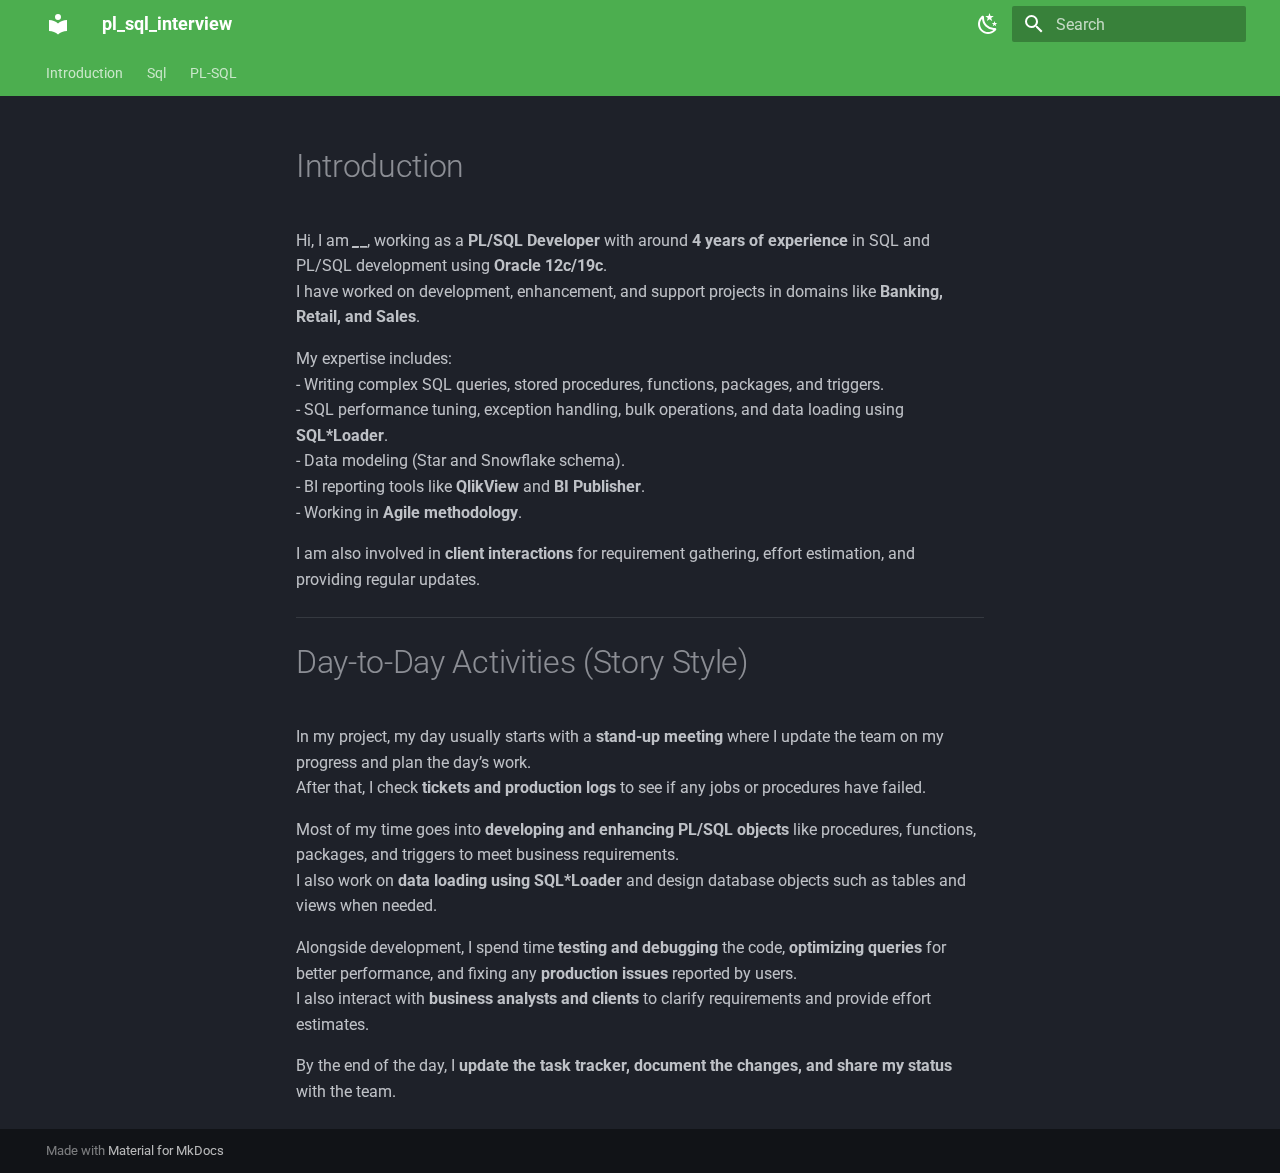
<file: 1.Interview/index.html>
<!doctype html>
<html lang="en" class="no-js">
  <head>
    
      <meta charset="utf-8">
      <meta name="viewport" content="width=device-width,initial-scale=1">
      
      
      
      
      
      
      <link rel="icon" href="../assets/images/favicon.png">
      <meta name="generator" content="mkdocs-1.6.1, mkdocs-material-9.6.16">
    
    
      
        <title>Introduction - pl_sql_interview</title>
      
    
    
      <link rel="stylesheet" href="../assets/stylesheets/main.7e37652d.min.css">
      
        
        <link rel="stylesheet" href="../assets/stylesheets/palette.06af60db.min.css">
      
      


    
    
      
    
    
      
        
        
        <link rel="preconnect" href="https://fonts.gstatic.com" crossorigin>
        <link rel="stylesheet" href="https://fonts.googleapis.com/css?family=Roboto:300,300i,400,400i,700,700i%7CRoboto+Mono:400,400i,700,700i&display=fallback">
        <style>:root{--md-text-font:"Roboto";--md-code-font:"Roboto Mono"}</style>
      
    
    
    <script>__md_scope=new URL("..",location),__md_hash=e=>[...e].reduce(((e,_)=>(e<<5)-e+_.charCodeAt(0)),0),__md_get=(e,_=localStorage,t=__md_scope)=>JSON.parse(_.getItem(t.pathname+"."+e)),__md_set=(e,_,t=localStorage,a=__md_scope)=>{try{t.setItem(a.pathname+"."+e,JSON.stringify(_))}catch(e){}}</script>
    
      

    
    
    
  </head>
  
  
    
    
      
    
    
    
    
    <body dir="ltr" data-md-color-scheme="slate" data-md-color-primary="green" data-md-color-accent="indigo">
  
    
    <input class="md-toggle" data-md-toggle="drawer" type="checkbox" id="__drawer" autocomplete="off">
    <input class="md-toggle" data-md-toggle="search" type="checkbox" id="__search" autocomplete="off">
    <label class="md-overlay" for="__drawer"></label>
    <div data-md-component="skip">
      
        
        <a href="#introduction" class="md-skip">
          Skip to content
        </a>
      
    </div>
    <div data-md-component="announce">
      
    </div>
    
    
      

<header class="md-header" data-md-component="header">
  <nav class="md-header__inner md-grid" aria-label="Header">
    <a href=".." title="pl_sql_interview" class="md-header__button md-logo" aria-label="pl_sql_interview" data-md-component="logo">
      
  
  <svg xmlns="http://www.w3.org/2000/svg" viewBox="0 0 24 24"><path d="M12 8a3 3 0 0 0 3-3 3 3 0 0 0-3-3 3 3 0 0 0-3 3 3 3 0 0 0 3 3m0 3.54C9.64 9.35 6.5 8 3 8v11c3.5 0 6.64 1.35 9 3.54 2.36-2.19 5.5-3.54 9-3.54V8c-3.5 0-6.64 1.35-9 3.54"/></svg>

    </a>
    <label class="md-header__button md-icon" for="__drawer">
      
      <svg xmlns="http://www.w3.org/2000/svg" viewBox="0 0 24 24"><path d="M3 6h18v2H3zm0 5h18v2H3zm0 5h18v2H3z"/></svg>
    </label>
    <div class="md-header__title" data-md-component="header-title">
      <div class="md-header__ellipsis">
        <div class="md-header__topic">
          <span class="md-ellipsis">
            pl_sql_interview
          </span>
        </div>
        <div class="md-header__topic" data-md-component="header-topic">
          <span class="md-ellipsis">
            
              Introduction
            
          </span>
        </div>
      </div>
    </div>
    
      
        <form class="md-header__option" data-md-component="palette">
  
    
    
    
    <input class="md-option" data-md-color-media="" data-md-color-scheme="slate" data-md-color-primary="green" data-md-color-accent="indigo"  aria-label="Switch to dark mode"  type="radio" name="__palette" id="__palette_0">
    
      <label class="md-header__button md-icon" title="Switch to dark mode" for="__palette_1" hidden>
        <svg xmlns="http://www.w3.org/2000/svg" viewBox="0 0 24 24"><path d="m17.75 4.09-2.53 1.94.91 3.06-2.63-1.81-2.63 1.81.91-3.06-2.53-1.94L12.44 4l1.06-3 1.06 3zm3.5 6.91-1.64 1.25.59 1.98-1.7-1.17-1.7 1.17.59-1.98L15.75 11l2.06-.05L18.5 9l.69 1.95zm-2.28 4.95c.83-.08 1.72 1.1 1.19 1.85-.32.45-.66.87-1.08 1.27C15.17 23 8.84 23 4.94 19.07c-3.91-3.9-3.91-10.24 0-14.14.4-.4.82-.76 1.27-1.08.75-.53 1.93.36 1.85 1.19-.27 2.86.69 5.83 2.89 8.02a9.96 9.96 0 0 0 8.02 2.89m-1.64 2.02a12.08 12.08 0 0 1-7.8-3.47c-2.17-2.19-3.33-5-3.49-7.82-2.81 3.14-2.7 7.96.31 10.98 3.02 3.01 7.84 3.12 10.98.31"/></svg>
      </label>
    
  
    
    
    
    <input class="md-option" data-md-color-media="" data-md-color-scheme="default" data-md-color-primary="indigo" data-md-color-accent="indigo"  aria-label="Switch to light mode"  type="radio" name="__palette" id="__palette_1">
    
      <label class="md-header__button md-icon" title="Switch to light mode" for="__palette_0" hidden>
        <svg xmlns="http://www.w3.org/2000/svg" viewBox="0 0 24 24"><path d="m3.55 19.09 1.41 1.41 1.8-1.79-1.42-1.42M12 6c-3.31 0-6 2.69-6 6s2.69 6 6 6 6-2.69 6-6c0-3.32-2.69-6-6-6m8 7h3v-2h-3m-2.76 7.71 1.8 1.79 1.41-1.41-1.79-1.8M20.45 5l-1.41-1.4-1.8 1.79 1.42 1.42M13 1h-2v3h2M6.76 5.39 4.96 3.6 3.55 5l1.79 1.81zM1 13h3v-2H1m12 9h-2v3h2"/></svg>
      </label>
    
  
</form>
      
    
    
      <script>var palette=__md_get("__palette");if(palette&&palette.color){if("(prefers-color-scheme)"===palette.color.media){var media=matchMedia("(prefers-color-scheme: light)"),input=document.querySelector(media.matches?"[data-md-color-media='(prefers-color-scheme: light)']":"[data-md-color-media='(prefers-color-scheme: dark)']");palette.color.media=input.getAttribute("data-md-color-media"),palette.color.scheme=input.getAttribute("data-md-color-scheme"),palette.color.primary=input.getAttribute("data-md-color-primary"),palette.color.accent=input.getAttribute("data-md-color-accent")}for(var[key,value]of Object.entries(palette.color))document.body.setAttribute("data-md-color-"+key,value)}</script>
    
    
    
      
      
        <label class="md-header__button md-icon" for="__search">
          
          <svg xmlns="http://www.w3.org/2000/svg" viewBox="0 0 24 24"><path d="M9.5 3A6.5 6.5 0 0 1 16 9.5c0 1.61-.59 3.09-1.56 4.23l.27.27h.79l5 5-1.5 1.5-5-5v-.79l-.27-.27A6.52 6.52 0 0 1 9.5 16 6.5 6.5 0 0 1 3 9.5 6.5 6.5 0 0 1 9.5 3m0 2C7 5 5 7 5 9.5S7 14 9.5 14 14 12 14 9.5 12 5 9.5 5"/></svg>
        </label>
        <div class="md-search" data-md-component="search" role="dialog">
  <label class="md-search__overlay" for="__search"></label>
  <div class="md-search__inner" role="search">
    <form class="md-search__form" name="search">
      <input type="text" class="md-search__input" name="query" aria-label="Search" placeholder="Search" autocapitalize="off" autocorrect="off" autocomplete="off" spellcheck="false" data-md-component="search-query" required>
      <label class="md-search__icon md-icon" for="__search">
        
        <svg xmlns="http://www.w3.org/2000/svg" viewBox="0 0 24 24"><path d="M9.5 3A6.5 6.5 0 0 1 16 9.5c0 1.61-.59 3.09-1.56 4.23l.27.27h.79l5 5-1.5 1.5-5-5v-.79l-.27-.27A6.52 6.52 0 0 1 9.5 16 6.5 6.5 0 0 1 3 9.5 6.5 6.5 0 0 1 9.5 3m0 2C7 5 5 7 5 9.5S7 14 9.5 14 14 12 14 9.5 12 5 9.5 5"/></svg>
        
        <svg xmlns="http://www.w3.org/2000/svg" viewBox="0 0 24 24"><path d="M20 11v2H8l5.5 5.5-1.42 1.42L4.16 12l7.92-7.92L13.5 5.5 8 11z"/></svg>
      </label>
      <nav class="md-search__options" aria-label="Search">
        
        <button type="reset" class="md-search__icon md-icon" title="Clear" aria-label="Clear" tabindex="-1">
          
          <svg xmlns="http://www.w3.org/2000/svg" viewBox="0 0 24 24"><path d="M19 6.41 17.59 5 12 10.59 6.41 5 5 6.41 10.59 12 5 17.59 6.41 19 12 13.41 17.59 19 19 17.59 13.41 12z"/></svg>
        </button>
      </nav>
      
        <div class="md-search__suggest" data-md-component="search-suggest"></div>
      
    </form>
    <div class="md-search__output">
      <div class="md-search__scrollwrap" tabindex="0" data-md-scrollfix>
        <div class="md-search-result" data-md-component="search-result">
          <div class="md-search-result__meta">
            Initializing search
          </div>
          <ol class="md-search-result__list" role="presentation"></ol>
        </div>
      </div>
    </div>
  </div>
</div>
      
    
    
  </nav>
  
</header>
    
    <div class="md-container" data-md-component="container">
      
      
        
          
            
<nav class="md-tabs" aria-label="Tabs" data-md-component="tabs">
  <div class="md-grid">
    <ul class="md-tabs__list">
      
        
  
  
  
  
    
    
      <li class="md-tabs__item">
        <a href="../Interview/1.Introduction.md" class="md-tabs__link">
          
  
  
  Introduction

        </a>
      </li>
    
  

      
        
  
  
  
  
    
    
      <li class="md-tabs__item">
        <a href="../Interview/2.sql.md" class="md-tabs__link">
          
  
  
  Sql

        </a>
      </li>
    
  

      
        
  
  
  
  
    
    
      <li class="md-tabs__item">
        <a href="../Interview/3.pl_sql.md" class="md-tabs__link">
          
  
  
  PL-SQL

        </a>
      </li>
    
  

      
    </ul>
  </div>
</nav>
          
        
      
      <main class="md-main" data-md-component="main">
        <div class="md-main__inner md-grid">
          
            
              
              <div class="md-sidebar md-sidebar--primary" data-md-component="sidebar" data-md-type="navigation" >
                <div class="md-sidebar__scrollwrap">
                  <div class="md-sidebar__inner">
                    


  


<nav class="md-nav md-nav--primary md-nav--lifted" aria-label="Navigation" data-md-level="0">
  <label class="md-nav__title" for="__drawer">
    <a href=".." title="pl_sql_interview" class="md-nav__button md-logo" aria-label="pl_sql_interview" data-md-component="logo">
      
  
  <svg xmlns="http://www.w3.org/2000/svg" viewBox="0 0 24 24"><path d="M12 8a3 3 0 0 0 3-3 3 3 0 0 0-3-3 3 3 0 0 0-3 3 3 3 0 0 0 3 3m0 3.54C9.64 9.35 6.5 8 3 8v11c3.5 0 6.64 1.35 9 3.54 2.36-2.19 5.5-3.54 9-3.54V8c-3.5 0-6.64 1.35-9 3.54"/></svg>

    </a>
    pl_sql_interview
  </label>
  
  <ul class="md-nav__list" data-md-scrollfix>
    
      
      
  
  
  
  
    
    
    
    
      
      
    
    
    <li class="md-nav__item md-nav__item--nested">
      
        
        
        <input class="md-nav__toggle md-toggle " type="checkbox" id="__nav_1" >
        
          
          <label class="md-nav__link" for="__nav_1" id="__nav_1_label" tabindex="0">
            
  
  
  <span class="md-ellipsis">
    Introduction
    
  </span>
  

            <span class="md-nav__icon md-icon"></span>
          </label>
        
        <nav class="md-nav" data-md-level="1" aria-labelledby="__nav_1_label" aria-expanded="false">
          <label class="md-nav__title" for="__nav_1">
            <span class="md-nav__icon md-icon"></span>
            Introduction
          </label>
          <ul class="md-nav__list" data-md-scrollfix>
            
              
                
  
  
  
  
    <li class="md-nav__item">
      <a href="../Interview/1.Introduction.md" class="md-nav__link">
        
  
  
  <span class="md-ellipsis">
    My_intro
    
  </span>
  

      </a>
    </li>
  

              
            
          </ul>
        </nav>
      
    </li>
  

    
      
      
  
  
  
  
    
    
    
    
      
      
    
    
    <li class="md-nav__item md-nav__item--nested">
      
        
        
        <input class="md-nav__toggle md-toggle " type="checkbox" id="__nav_2" >
        
          
          <label class="md-nav__link" for="__nav_2" id="__nav_2_label" tabindex="0">
            
  
  
  <span class="md-ellipsis">
    Sql
    
  </span>
  

            <span class="md-nav__icon md-icon"></span>
          </label>
        
        <nav class="md-nav" data-md-level="1" aria-labelledby="__nav_2_label" aria-expanded="false">
          <label class="md-nav__title" for="__nav_2">
            <span class="md-nav__icon md-icon"></span>
            Sql
          </label>
          <ul class="md-nav__list" data-md-scrollfix>
            
              
                
  
  
  
  
    <li class="md-nav__item">
      <a href="../Interview/2.sql.md" class="md-nav__link">
        
  
  
  <span class="md-ellipsis">
    sql_interview
    
  </span>
  

      </a>
    </li>
  

              
            
          </ul>
        </nav>
      
    </li>
  

    
      
      
  
  
  
  
    
    
    
    
      
      
    
    
    <li class="md-nav__item md-nav__item--nested">
      
        
        
        <input class="md-nav__toggle md-toggle " type="checkbox" id="__nav_3" >
        
          
          <label class="md-nav__link" for="__nav_3" id="__nav_3_label" tabindex="0">
            
  
  
  <span class="md-ellipsis">
    PL-SQL
    
  </span>
  

            <span class="md-nav__icon md-icon"></span>
          </label>
        
        <nav class="md-nav" data-md-level="1" aria-labelledby="__nav_3_label" aria-expanded="false">
          <label class="md-nav__title" for="__nav_3">
            <span class="md-nav__icon md-icon"></span>
            PL-SQL
          </label>
          <ul class="md-nav__list" data-md-scrollfix>
            
              
                
  
  
  
  
    <li class="md-nav__item">
      <a href="../Interview/3.pl_sql.md" class="md-nav__link">
        
  
  
  <span class="md-ellipsis">
    Plsql-Intro
    
  </span>
  

      </a>
    </li>
  

              
            
          </ul>
        </nav>
      
    </li>
  

    
  </ul>
</nav>
                  </div>
                </div>
              </div>
            
            
              
              <div class="md-sidebar md-sidebar--secondary" data-md-component="sidebar" data-md-type="toc" >
                <div class="md-sidebar__scrollwrap">
                  <div class="md-sidebar__inner">
                    

<nav class="md-nav md-nav--secondary" aria-label="Table of contents">
  
  
  
    
  
  
</nav>
                  </div>
                </div>
              </div>
            
          
          
            <div class="md-content" data-md-component="content">
              <article class="md-content__inner md-typeset">
                
                  



<h1 id="introduction">Introduction<a class="headerlink" href="#introduction" title="Permanent link">&para;</a></h1>
<p>Hi, I am <strong><strong><em>_</em></strong>_</strong>, working as a <strong>PL/SQL Developer</strong> with around <strong>4 years of experience</strong> in SQL and PL/SQL development using <strong>Oracle 12c/19c</strong>.<br />
I have worked on development, enhancement, and support projects in domains like <strong>Banking, Retail, and Sales</strong>.  </p>
<p>My expertise includes:<br />
- Writing complex SQL queries, stored procedures, functions, packages, and triggers.<br />
- SQL performance tuning, exception handling, bulk operations, and data loading using <strong>SQL*Loader</strong>.<br />
- Data modeling (Star and Snowflake schema).<br />
- BI reporting tools like <strong>QlikView</strong> and <strong>BI Publisher</strong>.<br />
- Working in <strong>Agile methodology</strong>.  </p>
<p>I am also involved in <strong>client interactions</strong> for requirement gathering, effort estimation, and providing regular updates.  </p>
<hr />
<h1 id="day-to-day-activities-story-style">Day-to-Day Activities (Story Style)<a class="headerlink" href="#day-to-day-activities-story-style" title="Permanent link">&para;</a></h1>
<p>In my project, my day usually starts with a <strong>stand-up meeting</strong> where I update the team on my progress and plan the day’s work.<br />
After that, I check <strong>tickets and production logs</strong> to see if any jobs or procedures have failed.  </p>
<p>Most of my time goes into <strong>developing and enhancing PL/SQL objects</strong> like procedures, functions, packages, and triggers to meet business requirements.<br />
I also work on <strong>data loading using SQL*Loader</strong> and design database objects such as tables and views when needed.  </p>
<p>Alongside development, I spend time <strong>testing and debugging</strong> the code, <strong>optimizing queries</strong> for better performance, and fixing any <strong>production issues</strong> reported by users.<br />
I also interact with <strong>business analysts and clients</strong> to clarify requirements and provide effort estimates.  </p>
<p>By the end of the day, I <strong>update the task tracker, document the changes, and share my status</strong> with the team.  </p>












                
              </article>
            </div>
          
          
<script>var target=document.getElementById(location.hash.slice(1));target&&target.name&&(target.checked=target.name.startsWith("__tabbed_"))</script>
        </div>
        
      </main>
      
        <footer class="md-footer">
  
  <div class="md-footer-meta md-typeset">
    <div class="md-footer-meta__inner md-grid">
      <div class="md-copyright">
  
  
    Made with
    <a href="https://squidfunk.github.io/mkdocs-material/" target="_blank" rel="noopener">
      Material for MkDocs
    </a>
  
</div>
      
    </div>
  </div>
</footer>
      
    </div>
    <div class="md-dialog" data-md-component="dialog">
      <div class="md-dialog__inner md-typeset"></div>
    </div>
    
    
    
      
      <script id="__config" type="application/json">{"base": "..", "features": ["navigation.tabs", "content.code.copy", "content.action.edit", "search.suggest", "search.highlight"], "search": "../assets/javascripts/workers/search.d50fe291.min.js", "tags": null, "translations": {"clipboard.copied": "Copied to clipboard", "clipboard.copy": "Copy to clipboard", "search.result.more.one": "1 more on this page", "search.result.more.other": "# more on this page", "search.result.none": "No matching documents", "search.result.one": "1 matching document", "search.result.other": "# matching documents", "search.result.placeholder": "Type to start searching", "search.result.term.missing": "Missing", "select.version": "Select version"}, "version": null}</script>
    
    
      <script src="../assets/javascripts/bundle.50899def.min.js"></script>
      
    
  </body>
</html>
</file>
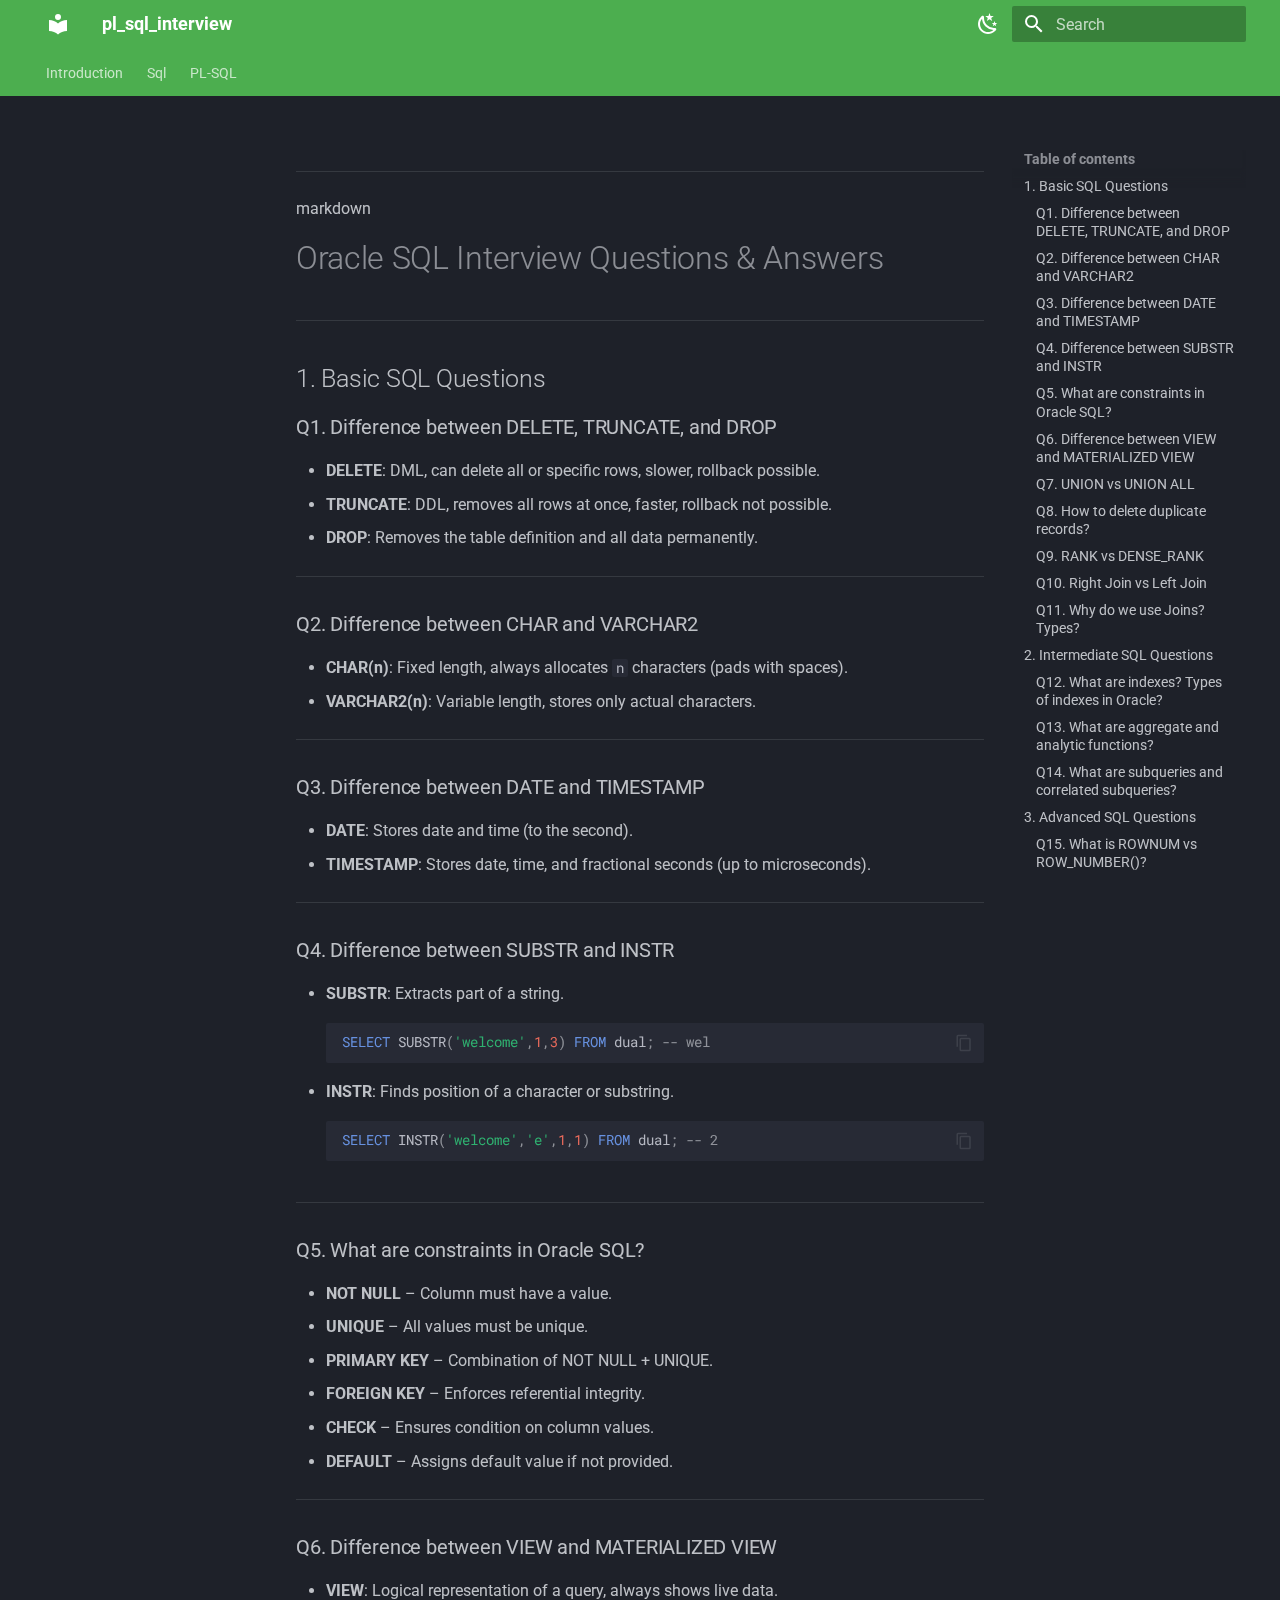
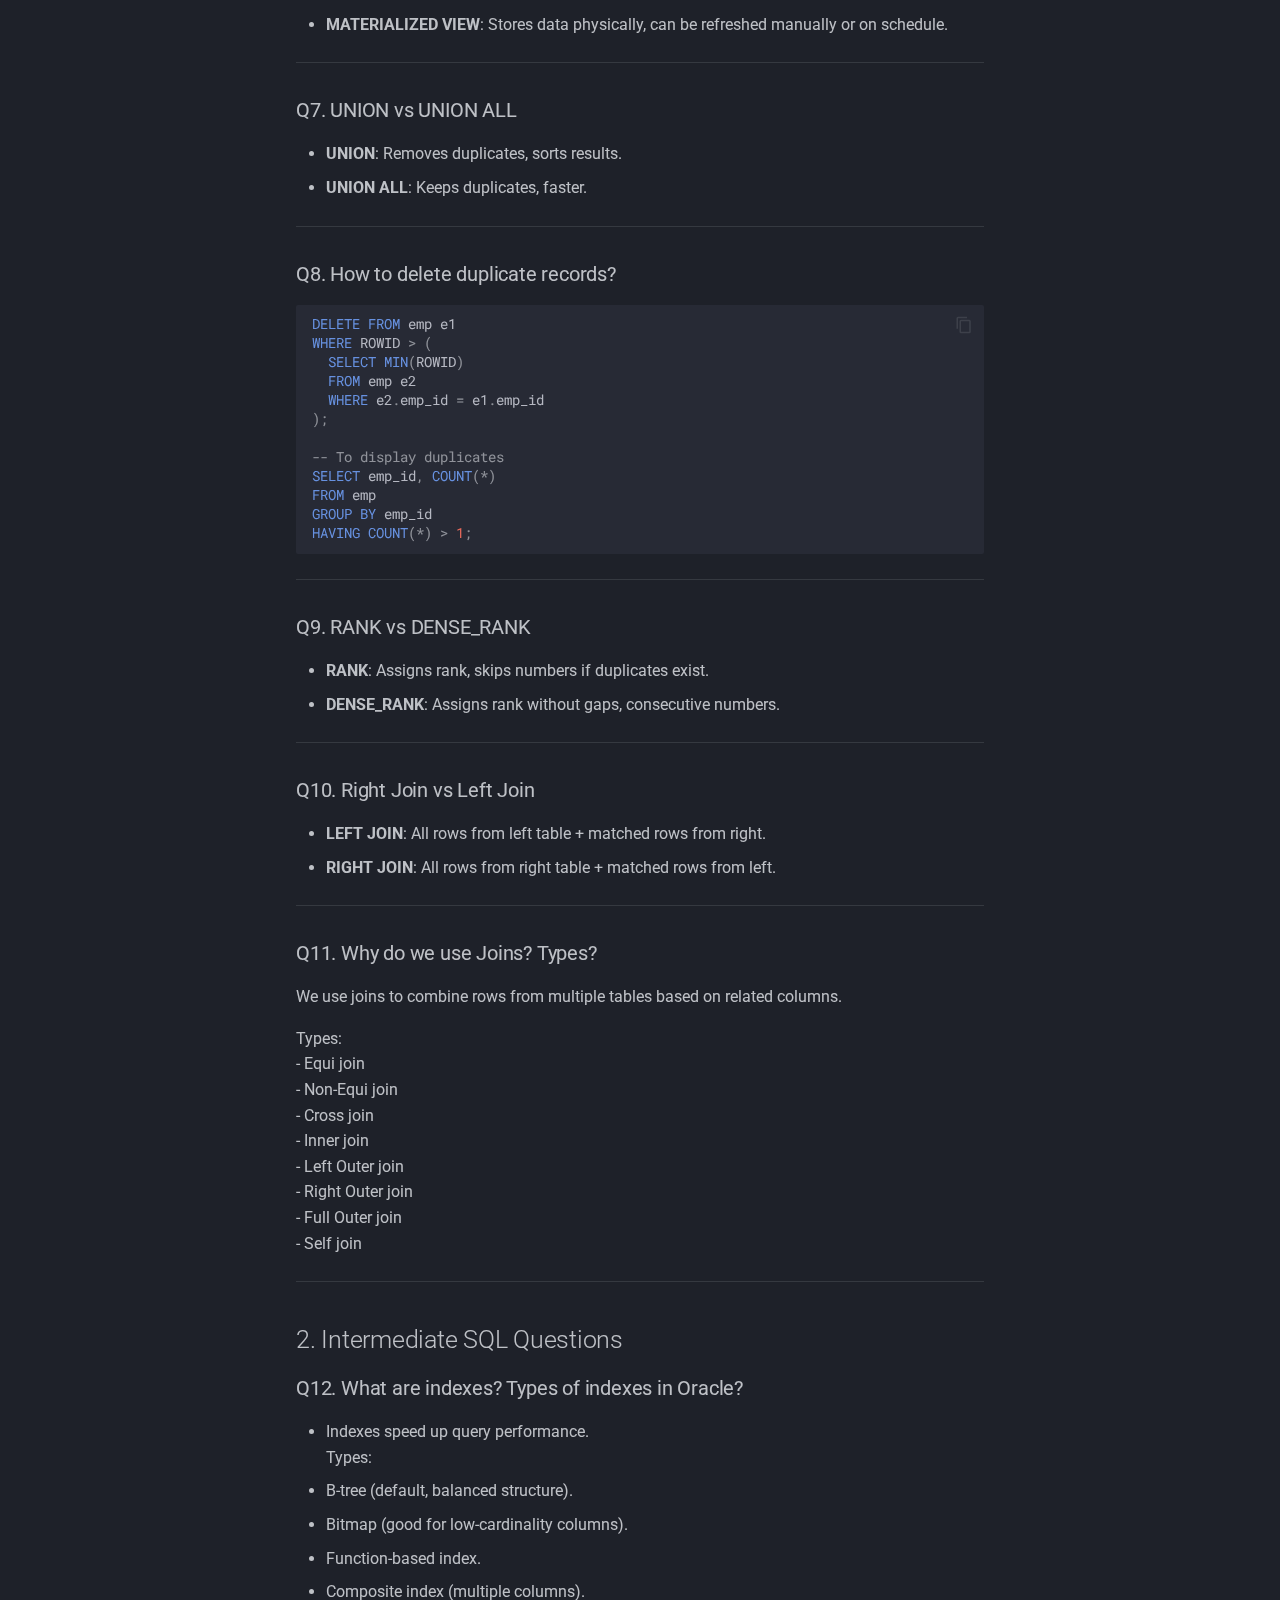
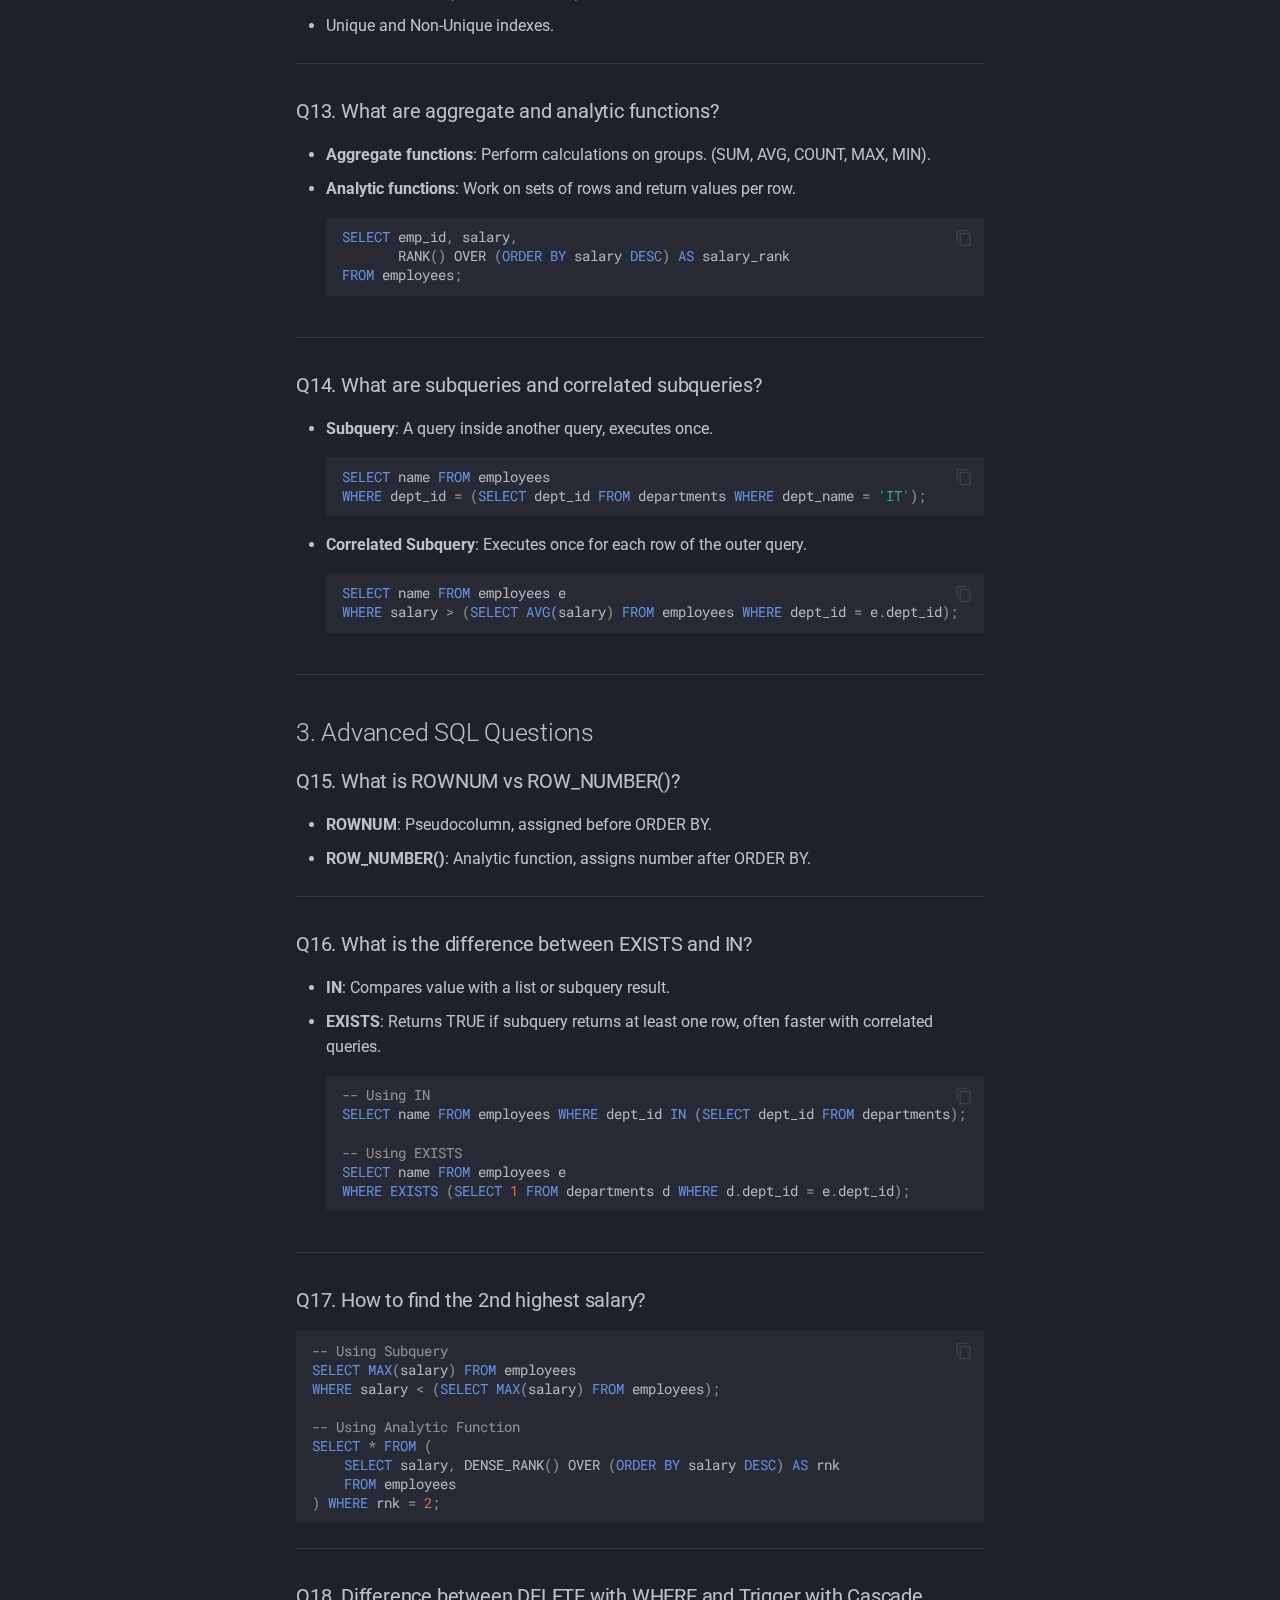
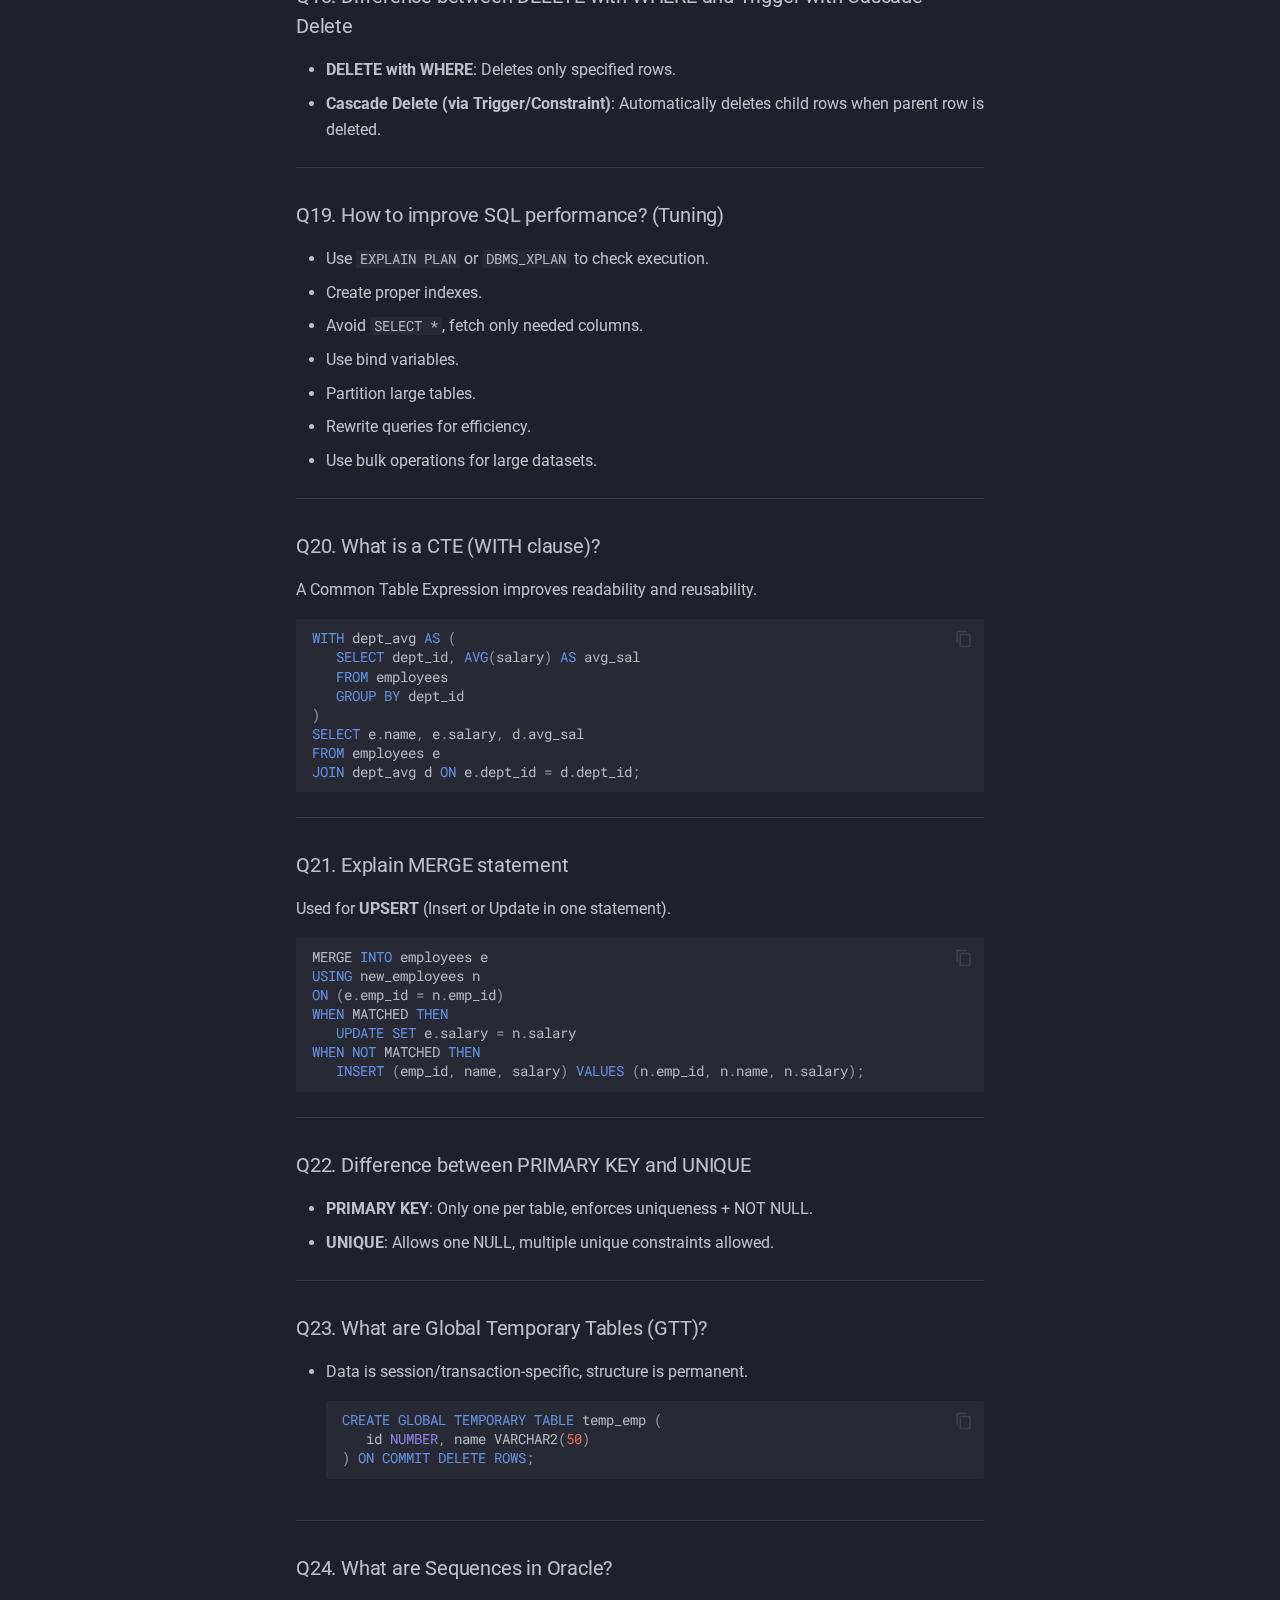
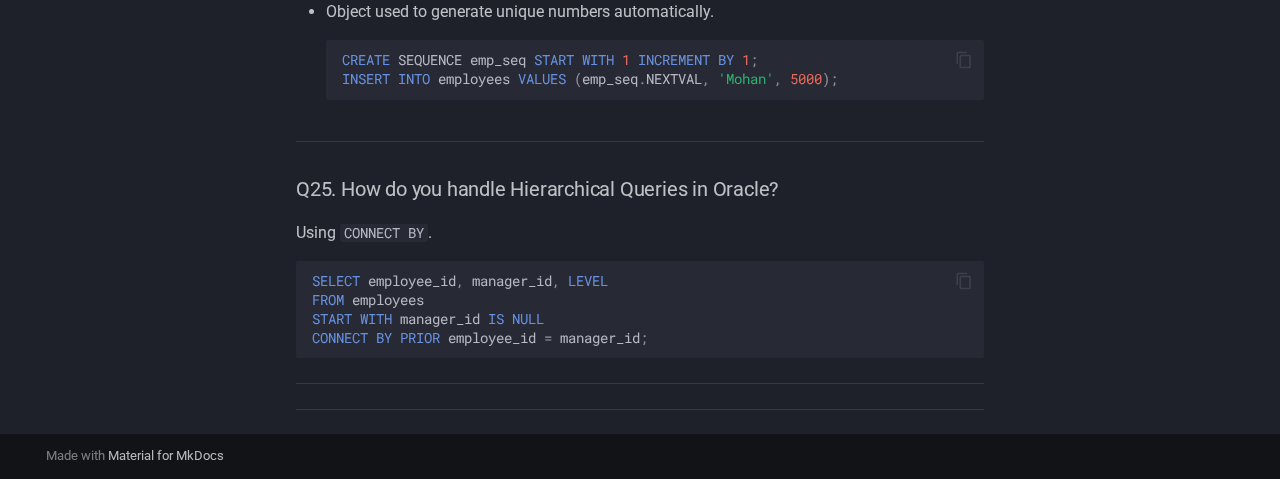
<file: 2.sql/index.html>
<!doctype html>
<html lang="en" class="no-js">
  <head>
    
      <meta charset="utf-8">
      <meta name="viewport" content="width=device-width,initial-scale=1">
      
      
      
      
      
      
      <link rel="icon" href="../assets/images/favicon.png">
      <meta name="generator" content="mkdocs-1.6.1, mkdocs-material-9.6.16">
    
    
      
        <title>2.sql - pl_sql_interview</title>
      
    
    
      <link rel="stylesheet" href="../assets/stylesheets/main.7e37652d.min.css">
      
        
        <link rel="stylesheet" href="../assets/stylesheets/palette.06af60db.min.css">
      
      


    
    
      
    
    
      
        
        
        <link rel="preconnect" href="https://fonts.gstatic.com" crossorigin>
        <link rel="stylesheet" href="https://fonts.googleapis.com/css?family=Roboto:300,300i,400,400i,700,700i%7CRoboto+Mono:400,400i,700,700i&display=fallback">
        <style>:root{--md-text-font:"Roboto";--md-code-font:"Roboto Mono"}</style>
      
    
    
    <script>__md_scope=new URL("..",location),__md_hash=e=>[...e].reduce(((e,_)=>(e<<5)-e+_.charCodeAt(0)),0),__md_get=(e,_=localStorage,t=__md_scope)=>JSON.parse(_.getItem(t.pathname+"."+e)),__md_set=(e,_,t=localStorage,a=__md_scope)=>{try{t.setItem(a.pathname+"."+e,JSON.stringify(_))}catch(e){}}</script>
    
      

    
    
    
  </head>
  
  
    
    
      
    
    
    
    
    <body dir="ltr" data-md-color-scheme="slate" data-md-color-primary="green" data-md-color-accent="indigo">
  
    
    <input class="md-toggle" data-md-toggle="drawer" type="checkbox" id="__drawer" autocomplete="off">
    <input class="md-toggle" data-md-toggle="search" type="checkbox" id="__search" autocomplete="off">
    <label class="md-overlay" for="__drawer"></label>
    <div data-md-component="skip">
      
        
        <a href="#oracle-sql-interview-questions-answers" class="md-skip">
          Skip to content
        </a>
      
    </div>
    <div data-md-component="announce">
      
    </div>
    
    
      

<header class="md-header" data-md-component="header">
  <nav class="md-header__inner md-grid" aria-label="Header">
    <a href=".." title="pl_sql_interview" class="md-header__button md-logo" aria-label="pl_sql_interview" data-md-component="logo">
      
  
  <svg xmlns="http://www.w3.org/2000/svg" viewBox="0 0 24 24"><path d="M12 8a3 3 0 0 0 3-3 3 3 0 0 0-3-3 3 3 0 0 0-3 3 3 3 0 0 0 3 3m0 3.54C9.64 9.35 6.5 8 3 8v11c3.5 0 6.64 1.35 9 3.54 2.36-2.19 5.5-3.54 9-3.54V8c-3.5 0-6.64 1.35-9 3.54"/></svg>

    </a>
    <label class="md-header__button md-icon" for="__drawer">
      
      <svg xmlns="http://www.w3.org/2000/svg" viewBox="0 0 24 24"><path d="M3 6h18v2H3zm0 5h18v2H3zm0 5h18v2H3z"/></svg>
    </label>
    <div class="md-header__title" data-md-component="header-title">
      <div class="md-header__ellipsis">
        <div class="md-header__topic">
          <span class="md-ellipsis">
            pl_sql_interview
          </span>
        </div>
        <div class="md-header__topic" data-md-component="header-topic">
          <span class="md-ellipsis">
            
              2.sql
            
          </span>
        </div>
      </div>
    </div>
    
      
        <form class="md-header__option" data-md-component="palette">
  
    
    
    
    <input class="md-option" data-md-color-media="" data-md-color-scheme="slate" data-md-color-primary="green" data-md-color-accent="indigo"  aria-label="Switch to dark mode"  type="radio" name="__palette" id="__palette_0">
    
      <label class="md-header__button md-icon" title="Switch to dark mode" for="__palette_1" hidden>
        <svg xmlns="http://www.w3.org/2000/svg" viewBox="0 0 24 24"><path d="m17.75 4.09-2.53 1.94.91 3.06-2.63-1.81-2.63 1.81.91-3.06-2.53-1.94L12.44 4l1.06-3 1.06 3zm3.5 6.91-1.64 1.25.59 1.98-1.7-1.17-1.7 1.17.59-1.98L15.75 11l2.06-.05L18.5 9l.69 1.95zm-2.28 4.95c.83-.08 1.72 1.1 1.19 1.85-.32.45-.66.87-1.08 1.27C15.17 23 8.84 23 4.94 19.07c-3.91-3.9-3.91-10.24 0-14.14.4-.4.82-.76 1.27-1.08.75-.53 1.93.36 1.85 1.19-.27 2.86.69 5.83 2.89 8.02a9.96 9.96 0 0 0 8.02 2.89m-1.64 2.02a12.08 12.08 0 0 1-7.8-3.47c-2.17-2.19-3.33-5-3.49-7.82-2.81 3.14-2.7 7.96.31 10.98 3.02 3.01 7.84 3.12 10.98.31"/></svg>
      </label>
    
  
    
    
    
    <input class="md-option" data-md-color-media="" data-md-color-scheme="default" data-md-color-primary="indigo" data-md-color-accent="indigo"  aria-label="Switch to light mode"  type="radio" name="__palette" id="__palette_1">
    
      <label class="md-header__button md-icon" title="Switch to light mode" for="__palette_0" hidden>
        <svg xmlns="http://www.w3.org/2000/svg" viewBox="0 0 24 24"><path d="m3.55 19.09 1.41 1.41 1.8-1.79-1.42-1.42M12 6c-3.31 0-6 2.69-6 6s2.69 6 6 6 6-2.69 6-6c0-3.32-2.69-6-6-6m8 7h3v-2h-3m-2.76 7.71 1.8 1.79 1.41-1.41-1.79-1.8M20.45 5l-1.41-1.4-1.8 1.79 1.42 1.42M13 1h-2v3h2M6.76 5.39 4.96 3.6 3.55 5l1.79 1.81zM1 13h3v-2H1m12 9h-2v3h2"/></svg>
      </label>
    
  
</form>
      
    
    
      <script>var palette=__md_get("__palette");if(palette&&palette.color){if("(prefers-color-scheme)"===palette.color.media){var media=matchMedia("(prefers-color-scheme: light)"),input=document.querySelector(media.matches?"[data-md-color-media='(prefers-color-scheme: light)']":"[data-md-color-media='(prefers-color-scheme: dark)']");palette.color.media=input.getAttribute("data-md-color-media"),palette.color.scheme=input.getAttribute("data-md-color-scheme"),palette.color.primary=input.getAttribute("data-md-color-primary"),palette.color.accent=input.getAttribute("data-md-color-accent")}for(var[key,value]of Object.entries(palette.color))document.body.setAttribute("data-md-color-"+key,value)}</script>
    
    
    
      
      
        <label class="md-header__button md-icon" for="__search">
          
          <svg xmlns="http://www.w3.org/2000/svg" viewBox="0 0 24 24"><path d="M9.5 3A6.5 6.5 0 0 1 16 9.5c0 1.61-.59 3.09-1.56 4.23l.27.27h.79l5 5-1.5 1.5-5-5v-.79l-.27-.27A6.52 6.52 0 0 1 9.5 16 6.5 6.5 0 0 1 3 9.5 6.5 6.5 0 0 1 9.5 3m0 2C7 5 5 7 5 9.5S7 14 9.5 14 14 12 14 9.5 12 5 9.5 5"/></svg>
        </label>
        <div class="md-search" data-md-component="search" role="dialog">
  <label class="md-search__overlay" for="__search"></label>
  <div class="md-search__inner" role="search">
    <form class="md-search__form" name="search">
      <input type="text" class="md-search__input" name="query" aria-label="Search" placeholder="Search" autocapitalize="off" autocorrect="off" autocomplete="off" spellcheck="false" data-md-component="search-query" required>
      <label class="md-search__icon md-icon" for="__search">
        
        <svg xmlns="http://www.w3.org/2000/svg" viewBox="0 0 24 24"><path d="M9.5 3A6.5 6.5 0 0 1 16 9.5c0 1.61-.59 3.09-1.56 4.23l.27.27h.79l5 5-1.5 1.5-5-5v-.79l-.27-.27A6.52 6.52 0 0 1 9.5 16 6.5 6.5 0 0 1 3 9.5 6.5 6.5 0 0 1 9.5 3m0 2C7 5 5 7 5 9.5S7 14 9.5 14 14 12 14 9.5 12 5 9.5 5"/></svg>
        
        <svg xmlns="http://www.w3.org/2000/svg" viewBox="0 0 24 24"><path d="M20 11v2H8l5.5 5.5-1.42 1.42L4.16 12l7.92-7.92L13.5 5.5 8 11z"/></svg>
      </label>
      <nav class="md-search__options" aria-label="Search">
        
        <button type="reset" class="md-search__icon md-icon" title="Clear" aria-label="Clear" tabindex="-1">
          
          <svg xmlns="http://www.w3.org/2000/svg" viewBox="0 0 24 24"><path d="M19 6.41 17.59 5 12 10.59 6.41 5 5 6.41 10.59 12 5 17.59 6.41 19 12 13.41 17.59 19 19 17.59 13.41 12z"/></svg>
        </button>
      </nav>
      
        <div class="md-search__suggest" data-md-component="search-suggest"></div>
      
    </form>
    <div class="md-search__output">
      <div class="md-search__scrollwrap" tabindex="0" data-md-scrollfix>
        <div class="md-search-result" data-md-component="search-result">
          <div class="md-search-result__meta">
            Initializing search
          </div>
          <ol class="md-search-result__list" role="presentation"></ol>
        </div>
      </div>
    </div>
  </div>
</div>
      
    
    
  </nav>
  
</header>
    
    <div class="md-container" data-md-component="container">
      
      
        
          
            
<nav class="md-tabs" aria-label="Tabs" data-md-component="tabs">
  <div class="md-grid">
    <ul class="md-tabs__list">
      
        
  
  
  
  
    
    
      <li class="md-tabs__item">
        <a href="../Interview/1.Introduction.md" class="md-tabs__link">
          
  
  
  Introduction

        </a>
      </li>
    
  

      
        
  
  
  
  
    
    
      <li class="md-tabs__item">
        <a href="../Interview/2.sql.md" class="md-tabs__link">
          
  
  
  Sql

        </a>
      </li>
    
  

      
        
  
  
  
  
    
    
      <li class="md-tabs__item">
        <a href="../Interview/3.pl_sql.md" class="md-tabs__link">
          
  
  
  PL-SQL

        </a>
      </li>
    
  

      
    </ul>
  </div>
</nav>
          
        
      
      <main class="md-main" data-md-component="main">
        <div class="md-main__inner md-grid">
          
            
              
              <div class="md-sidebar md-sidebar--primary" data-md-component="sidebar" data-md-type="navigation" >
                <div class="md-sidebar__scrollwrap">
                  <div class="md-sidebar__inner">
                    


  


<nav class="md-nav md-nav--primary md-nav--lifted" aria-label="Navigation" data-md-level="0">
  <label class="md-nav__title" for="__drawer">
    <a href=".." title="pl_sql_interview" class="md-nav__button md-logo" aria-label="pl_sql_interview" data-md-component="logo">
      
  
  <svg xmlns="http://www.w3.org/2000/svg" viewBox="0 0 24 24"><path d="M12 8a3 3 0 0 0 3-3 3 3 0 0 0-3-3 3 3 0 0 0-3 3 3 3 0 0 0 3 3m0 3.54C9.64 9.35 6.5 8 3 8v11c3.5 0 6.64 1.35 9 3.54 2.36-2.19 5.5-3.54 9-3.54V8c-3.5 0-6.64 1.35-9 3.54"/></svg>

    </a>
    pl_sql_interview
  </label>
  
  <ul class="md-nav__list" data-md-scrollfix>
    
      
      
  
  
  
  
    
    
    
    
      
      
    
    
    <li class="md-nav__item md-nav__item--nested">
      
        
        
        <input class="md-nav__toggle md-toggle " type="checkbox" id="__nav_1" >
        
          
          <label class="md-nav__link" for="__nav_1" id="__nav_1_label" tabindex="0">
            
  
  
  <span class="md-ellipsis">
    Introduction
    
  </span>
  

            <span class="md-nav__icon md-icon"></span>
          </label>
        
        <nav class="md-nav" data-md-level="1" aria-labelledby="__nav_1_label" aria-expanded="false">
          <label class="md-nav__title" for="__nav_1">
            <span class="md-nav__icon md-icon"></span>
            Introduction
          </label>
          <ul class="md-nav__list" data-md-scrollfix>
            
              
                
  
  
  
  
    <li class="md-nav__item">
      <a href="../Interview/1.Introduction.md" class="md-nav__link">
        
  
  
  <span class="md-ellipsis">
    My_intro
    
  </span>
  

      </a>
    </li>
  

              
            
          </ul>
        </nav>
      
    </li>
  

    
      
      
  
  
  
  
    
    
    
    
      
      
    
    
    <li class="md-nav__item md-nav__item--nested">
      
        
        
        <input class="md-nav__toggle md-toggle " type="checkbox" id="__nav_2" >
        
          
          <label class="md-nav__link" for="__nav_2" id="__nav_2_label" tabindex="0">
            
  
  
  <span class="md-ellipsis">
    Sql
    
  </span>
  

            <span class="md-nav__icon md-icon"></span>
          </label>
        
        <nav class="md-nav" data-md-level="1" aria-labelledby="__nav_2_label" aria-expanded="false">
          <label class="md-nav__title" for="__nav_2">
            <span class="md-nav__icon md-icon"></span>
            Sql
          </label>
          <ul class="md-nav__list" data-md-scrollfix>
            
              
                
  
  
  
  
    <li class="md-nav__item">
      <a href="../Interview/2.sql.md" class="md-nav__link">
        
  
  
  <span class="md-ellipsis">
    sql_interview
    
  </span>
  

      </a>
    </li>
  

              
            
          </ul>
        </nav>
      
    </li>
  

    
      
      
  
  
  
  
    
    
    
    
      
      
    
    
    <li class="md-nav__item md-nav__item--nested">
      
        
        
        <input class="md-nav__toggle md-toggle " type="checkbox" id="__nav_3" >
        
          
          <label class="md-nav__link" for="__nav_3" id="__nav_3_label" tabindex="0">
            
  
  
  <span class="md-ellipsis">
    PL-SQL
    
  </span>
  

            <span class="md-nav__icon md-icon"></span>
          </label>
        
        <nav class="md-nav" data-md-level="1" aria-labelledby="__nav_3_label" aria-expanded="false">
          <label class="md-nav__title" for="__nav_3">
            <span class="md-nav__icon md-icon"></span>
            PL-SQL
          </label>
          <ul class="md-nav__list" data-md-scrollfix>
            
              
                
  
  
  
  
    <li class="md-nav__item">
      <a href="../Interview/3.pl_sql.md" class="md-nav__link">
        
  
  
  <span class="md-ellipsis">
    Plsql-Intro
    
  </span>
  

      </a>
    </li>
  

              
            
          </ul>
        </nav>
      
    </li>
  

    
  </ul>
</nav>
                  </div>
                </div>
              </div>
            
            
              
              <div class="md-sidebar md-sidebar--secondary" data-md-component="sidebar" data-md-type="toc" >
                <div class="md-sidebar__scrollwrap">
                  <div class="md-sidebar__inner">
                    

<nav class="md-nav md-nav--secondary" aria-label="Table of contents">
  
  
  
    
  
  
    <label class="md-nav__title" for="__toc">
      <span class="md-nav__icon md-icon"></span>
      Table of contents
    </label>
    <ul class="md-nav__list" data-md-component="toc" data-md-scrollfix>
      
        <li class="md-nav__item">
  <a href="#1-basic-sql-questions" class="md-nav__link">
    <span class="md-ellipsis">
      1. Basic SQL Questions
    </span>
  </a>
  
    <nav class="md-nav" aria-label="1. Basic SQL Questions">
      <ul class="md-nav__list">
        
          <li class="md-nav__item">
  <a href="#q1-difference-between-delete-truncate-and-drop" class="md-nav__link">
    <span class="md-ellipsis">
      Q1. Difference between DELETE, TRUNCATE, and DROP
    </span>
  </a>
  
</li>
        
          <li class="md-nav__item">
  <a href="#q2-difference-between-char-and-varchar2" class="md-nav__link">
    <span class="md-ellipsis">
      Q2. Difference between CHAR and VARCHAR2
    </span>
  </a>
  
</li>
        
          <li class="md-nav__item">
  <a href="#q3-difference-between-date-and-timestamp" class="md-nav__link">
    <span class="md-ellipsis">
      Q3. Difference between DATE and TIMESTAMP
    </span>
  </a>
  
</li>
        
          <li class="md-nav__item">
  <a href="#q4-difference-between-substr-and-instr" class="md-nav__link">
    <span class="md-ellipsis">
      Q4. Difference between SUBSTR and INSTR
    </span>
  </a>
  
</li>
        
          <li class="md-nav__item">
  <a href="#q5-what-are-constraints-in-oracle-sql" class="md-nav__link">
    <span class="md-ellipsis">
      Q5. What are constraints in Oracle SQL?
    </span>
  </a>
  
</li>
        
          <li class="md-nav__item">
  <a href="#q6-difference-between-view-and-materialized-view" class="md-nav__link">
    <span class="md-ellipsis">
      Q6. Difference between VIEW and MATERIALIZED VIEW
    </span>
  </a>
  
</li>
        
          <li class="md-nav__item">
  <a href="#q7-union-vs-union-all" class="md-nav__link">
    <span class="md-ellipsis">
      Q7. UNION vs UNION ALL
    </span>
  </a>
  
</li>
        
          <li class="md-nav__item">
  <a href="#q8-how-to-delete-duplicate-records" class="md-nav__link">
    <span class="md-ellipsis">
      Q8. How to delete duplicate records?
    </span>
  </a>
  
</li>
        
          <li class="md-nav__item">
  <a href="#q9-rank-vs-dense_rank" class="md-nav__link">
    <span class="md-ellipsis">
      Q9. RANK vs DENSE_RANK
    </span>
  </a>
  
</li>
        
          <li class="md-nav__item">
  <a href="#q10-right-join-vs-left-join" class="md-nav__link">
    <span class="md-ellipsis">
      Q10. Right Join vs Left Join
    </span>
  </a>
  
</li>
        
          <li class="md-nav__item">
  <a href="#q11-why-do-we-use-joins-types" class="md-nav__link">
    <span class="md-ellipsis">
      Q11. Why do we use Joins? Types?
    </span>
  </a>
  
</li>
        
      </ul>
    </nav>
  
</li>
      
        <li class="md-nav__item">
  <a href="#2-intermediate-sql-questions" class="md-nav__link">
    <span class="md-ellipsis">
      2. Intermediate SQL Questions
    </span>
  </a>
  
    <nav class="md-nav" aria-label="2. Intermediate SQL Questions">
      <ul class="md-nav__list">
        
          <li class="md-nav__item">
  <a href="#q12-what-are-indexes-types-of-indexes-in-oracle" class="md-nav__link">
    <span class="md-ellipsis">
      Q12. What are indexes? Types of indexes in Oracle?
    </span>
  </a>
  
</li>
        
          <li class="md-nav__item">
  <a href="#q13-what-are-aggregate-and-analytic-functions" class="md-nav__link">
    <span class="md-ellipsis">
      Q13. What are aggregate and analytic functions?
    </span>
  </a>
  
</li>
        
          <li class="md-nav__item">
  <a href="#q14-what-are-subqueries-and-correlated-subqueries" class="md-nav__link">
    <span class="md-ellipsis">
      Q14. What are subqueries and correlated subqueries?
    </span>
  </a>
  
</li>
        
      </ul>
    </nav>
  
</li>
      
        <li class="md-nav__item">
  <a href="#3-advanced-sql-questions" class="md-nav__link">
    <span class="md-ellipsis">
      3. Advanced SQL Questions
    </span>
  </a>
  
    <nav class="md-nav" aria-label="3. Advanced SQL Questions">
      <ul class="md-nav__list">
        
          <li class="md-nav__item">
  <a href="#q15-what-is-rownum-vs-row_number" class="md-nav__link">
    <span class="md-ellipsis">
      Q15. What is ROWNUM vs ROW_NUMBER()?
    </span>
  </a>
  
</li>
        
          <li class="md-nav__item">
  <a href="#q16-what-is-the-difference-between-exists-and-in" class="md-nav__link">
    <span class="md-ellipsis">
      Q16. What is the difference between EXISTS and IN?
    </span>
  </a>
  
</li>
        
          <li class="md-nav__item">
  <a href="#q17-how-to-find-the-2nd-highest-salary" class="md-nav__link">
    <span class="md-ellipsis">
      Q17. How to find the 2nd highest salary?
    </span>
  </a>
  
</li>
        
          <li class="md-nav__item">
  <a href="#q18-difference-between-delete-with-where-and-trigger-with-cascade-delete" class="md-nav__link">
    <span class="md-ellipsis">
      Q18. Difference between DELETE with WHERE and Trigger with Cascade Delete
    </span>
  </a>
  
</li>
        
          <li class="md-nav__item">
  <a href="#q19-how-to-improve-sql-performance-tuning" class="md-nav__link">
    <span class="md-ellipsis">
      Q19. How to improve SQL performance? (Tuning)
    </span>
  </a>
  
</li>
        
          <li class="md-nav__item">
  <a href="#q20-what-is-a-cte-with-clause" class="md-nav__link">
    <span class="md-ellipsis">
      Q20. What is a CTE (WITH clause)?
    </span>
  </a>
  
</li>
        
          <li class="md-nav__item">
  <a href="#q21-explain-merge-statement" class="md-nav__link">
    <span class="md-ellipsis">
      Q21. Explain MERGE statement
    </span>
  </a>
  
</li>
        
          <li class="md-nav__item">
  <a href="#q22-difference-between-primary-key-and-unique" class="md-nav__link">
    <span class="md-ellipsis">
      Q22. Difference between PRIMARY KEY and UNIQUE
    </span>
  </a>
  
</li>
        
          <li class="md-nav__item">
  <a href="#q23-what-are-global-temporary-tables-gtt" class="md-nav__link">
    <span class="md-ellipsis">
      Q23. What are Global Temporary Tables (GTT)?
    </span>
  </a>
  
</li>
        
          <li class="md-nav__item">
  <a href="#q24-what-are-sequences-in-oracle" class="md-nav__link">
    <span class="md-ellipsis">
      Q24. What are Sequences in Oracle?
    </span>
  </a>
  
</li>
        
          <li class="md-nav__item">
  <a href="#q25-how-do-you-handle-hierarchical-queries-in-oracle" class="md-nav__link">
    <span class="md-ellipsis">
      Q25. How do you handle Hierarchical Queries in Oracle?
    </span>
  </a>
  
</li>
        
      </ul>
    </nav>
  
</li>
      
    </ul>
  
</nav>
                  </div>
                </div>
              </div>
            
          
          
            <div class="md-content" data-md-component="content">
              <article class="md-content__inner md-typeset">
                
                  



<hr />
<p>markdown</p>
<h1 id="oracle-sql-interview-questions-answers">Oracle SQL Interview Questions &amp; Answers<a class="headerlink" href="#oracle-sql-interview-questions-answers" title="Permanent link">&para;</a></h1>
<hr />
<h2 id="1-basic-sql-questions">1. Basic SQL Questions<a class="headerlink" href="#1-basic-sql-questions" title="Permanent link">&para;</a></h2>
<h3 id="q1-difference-between-delete-truncate-and-drop">Q1. Difference between DELETE, TRUNCATE, and DROP<a class="headerlink" href="#q1-difference-between-delete-truncate-and-drop" title="Permanent link">&para;</a></h3>
<ul>
<li><strong>DELETE</strong>: DML, can delete all or specific rows, slower, rollback possible.  </li>
<li><strong>TRUNCATE</strong>: DDL, removes all rows at once, faster, rollback not possible.  </li>
<li><strong>DROP</strong>: Removes the table definition and all data permanently.  </li>
</ul>
<hr />
<h3 id="q2-difference-between-char-and-varchar2">Q2. Difference between CHAR and VARCHAR2<a class="headerlink" href="#q2-difference-between-char-and-varchar2" title="Permanent link">&para;</a></h3>
<ul>
<li><strong>CHAR(n)</strong>: Fixed length, always allocates <code>n</code> characters (pads with spaces).  </li>
<li><strong>VARCHAR2(n)</strong>: Variable length, stores only actual characters.  </li>
</ul>
<hr />
<h3 id="q3-difference-between-date-and-timestamp">Q3. Difference between DATE and TIMESTAMP<a class="headerlink" href="#q3-difference-between-date-and-timestamp" title="Permanent link">&para;</a></h3>
<ul>
<li><strong>DATE</strong>: Stores date and time (to the second).  </li>
<li><strong>TIMESTAMP</strong>: Stores date, time, and fractional seconds (up to microseconds).  </li>
</ul>
<hr />
<h3 id="q4-difference-between-substr-and-instr">Q4. Difference between SUBSTR and INSTR<a class="headerlink" href="#q4-difference-between-substr-and-instr" title="Permanent link">&para;</a></h3>
<ul>
<li><strong>SUBSTR</strong>: Extracts part of a string.<br />
<div class="highlight"><pre><span></span><code><span class="k">SELECT</span><span class="w"> </span><span class="n">SUBSTR</span><span class="p">(</span><span class="s1">&#39;welcome&#39;</span><span class="p">,</span><span class="mi">1</span><span class="p">,</span><span class="mi">3</span><span class="p">)</span><span class="w"> </span><span class="k">FROM</span><span class="w"> </span><span class="n">dual</span><span class="p">;</span><span class="w"> </span><span class="c1">-- wel</span>
</code></pre></div></li>
<li><strong>INSTR</strong>: Finds position of a character or substring.<br />
<div class="highlight"><pre><span></span><code><span class="k">SELECT</span><span class="w"> </span><span class="n">INSTR</span><span class="p">(</span><span class="s1">&#39;welcome&#39;</span><span class="p">,</span><span class="s1">&#39;e&#39;</span><span class="p">,</span><span class="mi">1</span><span class="p">,</span><span class="mi">1</span><span class="p">)</span><span class="w"> </span><span class="k">FROM</span><span class="w"> </span><span class="n">dual</span><span class="p">;</span><span class="w"> </span><span class="c1">-- 2</span>
</code></pre></div></li>
</ul>
<hr />
<h3 id="q5-what-are-constraints-in-oracle-sql">Q5. What are constraints in Oracle SQL?<a class="headerlink" href="#q5-what-are-constraints-in-oracle-sql" title="Permanent link">&para;</a></h3>
<ul>
<li><strong>NOT NULL</strong> – Column must have a value.  </li>
<li><strong>UNIQUE</strong> – All values must be unique.  </li>
<li><strong>PRIMARY KEY</strong> – Combination of NOT NULL + UNIQUE.  </li>
<li><strong>FOREIGN KEY</strong> – Enforces referential integrity.  </li>
<li><strong>CHECK</strong> – Ensures condition on column values.  </li>
<li><strong>DEFAULT</strong> – Assigns default value if not provided.  </li>
</ul>
<hr />
<h3 id="q6-difference-between-view-and-materialized-view">Q6. Difference between VIEW and MATERIALIZED VIEW<a class="headerlink" href="#q6-difference-between-view-and-materialized-view" title="Permanent link">&para;</a></h3>
<ul>
<li><strong>VIEW</strong>: Logical representation of a query, always shows live data.  </li>
<li><strong>MATERIALIZED VIEW</strong>: Stores data physically, can be refreshed manually or on schedule.  </li>
</ul>
<hr />
<h3 id="q7-union-vs-union-all">Q7. UNION vs UNION ALL<a class="headerlink" href="#q7-union-vs-union-all" title="Permanent link">&para;</a></h3>
<ul>
<li><strong>UNION</strong>: Removes duplicates, sorts results.  </li>
<li><strong>UNION ALL</strong>: Keeps duplicates, faster.  </li>
</ul>
<hr />
<h3 id="q8-how-to-delete-duplicate-records">Q8. How to delete duplicate records?<a class="headerlink" href="#q8-how-to-delete-duplicate-records" title="Permanent link">&para;</a></h3>
<div class="highlight"><pre><span></span><code><span class="k">DELETE</span><span class="w"> </span><span class="k">FROM</span><span class="w"> </span><span class="n">emp</span><span class="w"> </span><span class="n">e1</span>
<span class="k">WHERE</span><span class="w"> </span><span class="n">ROWID</span><span class="w"> </span><span class="o">&gt;</span><span class="w"> </span><span class="p">(</span>
<span class="w">  </span><span class="k">SELECT</span><span class="w"> </span><span class="k">MIN</span><span class="p">(</span><span class="n">ROWID</span><span class="p">)</span>
<span class="w">  </span><span class="k">FROM</span><span class="w"> </span><span class="n">emp</span><span class="w"> </span><span class="n">e2</span>
<span class="w">  </span><span class="k">WHERE</span><span class="w"> </span><span class="n">e2</span><span class="p">.</span><span class="n">emp_id</span><span class="w"> </span><span class="o">=</span><span class="w"> </span><span class="n">e1</span><span class="p">.</span><span class="n">emp_id</span>
<span class="p">);</span>

<span class="c1">-- To display duplicates</span>
<span class="k">SELECT</span><span class="w"> </span><span class="n">emp_id</span><span class="p">,</span><span class="w"> </span><span class="k">COUNT</span><span class="p">(</span><span class="o">*</span><span class="p">)</span>
<span class="k">FROM</span><span class="w"> </span><span class="n">emp</span>
<span class="k">GROUP</span><span class="w"> </span><span class="k">BY</span><span class="w"> </span><span class="n">emp_id</span>
<span class="k">HAVING</span><span class="w"> </span><span class="k">COUNT</span><span class="p">(</span><span class="o">*</span><span class="p">)</span><span class="w"> </span><span class="o">&gt;</span><span class="w"> </span><span class="mi">1</span><span class="p">;</span>
</code></pre></div>
<hr />
<h3 id="q9-rank-vs-dense_rank">Q9. RANK vs DENSE_RANK<a class="headerlink" href="#q9-rank-vs-dense_rank" title="Permanent link">&para;</a></h3>
<ul>
<li><strong>RANK</strong>: Assigns rank, skips numbers if duplicates exist.  </li>
<li><strong>DENSE_RANK</strong>: Assigns rank without gaps, consecutive numbers.  </li>
</ul>
<hr />
<h3 id="q10-right-join-vs-left-join">Q10. Right Join vs Left Join<a class="headerlink" href="#q10-right-join-vs-left-join" title="Permanent link">&para;</a></h3>
<ul>
<li><strong>LEFT JOIN</strong>: All rows from left table + matched rows from right.  </li>
<li><strong>RIGHT JOIN</strong>: All rows from right table + matched rows from left.  </li>
</ul>
<hr />
<h3 id="q11-why-do-we-use-joins-types">Q11. Why do we use Joins? Types?<a class="headerlink" href="#q11-why-do-we-use-joins-types" title="Permanent link">&para;</a></h3>
<p>We use joins to combine rows from multiple tables based on related columns.  </p>
<p>Types:<br />
- Equi join<br />
- Non-Equi join<br />
- Cross join<br />
- Inner join<br />
- Left Outer join<br />
- Right Outer join<br />
- Full Outer join<br />
- Self join  </p>
<hr />
<h2 id="2-intermediate-sql-questions">2. Intermediate SQL Questions<a class="headerlink" href="#2-intermediate-sql-questions" title="Permanent link">&para;</a></h2>
<h3 id="q12-what-are-indexes-types-of-indexes-in-oracle">Q12. What are indexes? Types of indexes in Oracle?<a class="headerlink" href="#q12-what-are-indexes-types-of-indexes-in-oracle" title="Permanent link">&para;</a></h3>
<ul>
<li>Indexes speed up query performance.<br />
Types:  </li>
<li>B-tree (default, balanced structure).  </li>
<li>Bitmap (good for low-cardinality columns).  </li>
<li>Function-based index.  </li>
<li>Composite index (multiple columns).  </li>
<li>Unique and Non-Unique indexes.  </li>
</ul>
<hr />
<h3 id="q13-what-are-aggregate-and-analytic-functions">Q13. What are aggregate and analytic functions?<a class="headerlink" href="#q13-what-are-aggregate-and-analytic-functions" title="Permanent link">&para;</a></h3>
<ul>
<li><strong>Aggregate functions</strong>: Perform calculations on groups. (SUM, AVG, COUNT, MAX, MIN).  </li>
<li><strong>Analytic functions</strong>: Work on sets of rows and return values per row.<br />
<div class="highlight"><pre><span></span><code><span class="k">SELECT</span><span class="w"> </span><span class="n">emp_id</span><span class="p">,</span><span class="w"> </span><span class="n">salary</span><span class="p">,</span>
<span class="w">       </span><span class="n">RANK</span><span class="p">()</span><span class="w"> </span><span class="n">OVER</span><span class="w"> </span><span class="p">(</span><span class="k">ORDER</span><span class="w"> </span><span class="k">BY</span><span class="w"> </span><span class="n">salary</span><span class="w"> </span><span class="k">DESC</span><span class="p">)</span><span class="w"> </span><span class="k">AS</span><span class="w"> </span><span class="n">salary_rank</span>
<span class="k">FROM</span><span class="w"> </span><span class="n">employees</span><span class="p">;</span>
</code></pre></div></li>
</ul>
<hr />
<h3 id="q14-what-are-subqueries-and-correlated-subqueries">Q14. What are subqueries and correlated subqueries?<a class="headerlink" href="#q14-what-are-subqueries-and-correlated-subqueries" title="Permanent link">&para;</a></h3>
<ul>
<li><strong>Subquery</strong>: A query inside another query, executes once.<br />
<div class="highlight"><pre><span></span><code><span class="k">SELECT</span><span class="w"> </span><span class="n">name</span><span class="w"> </span><span class="k">FROM</span><span class="w"> </span><span class="n">employees</span>
<span class="k">WHERE</span><span class="w"> </span><span class="n">dept_id</span><span class="w"> </span><span class="o">=</span><span class="w"> </span><span class="p">(</span><span class="k">SELECT</span><span class="w"> </span><span class="n">dept_id</span><span class="w"> </span><span class="k">FROM</span><span class="w"> </span><span class="n">departments</span><span class="w"> </span><span class="k">WHERE</span><span class="w"> </span><span class="n">dept_name</span><span class="w"> </span><span class="o">=</span><span class="w"> </span><span class="s1">&#39;IT&#39;</span><span class="p">);</span>
</code></pre></div></li>
<li><strong>Correlated Subquery</strong>: Executes once for each row of the outer query.<br />
<div class="highlight"><pre><span></span><code><span class="k">SELECT</span><span class="w"> </span><span class="n">name</span><span class="w"> </span><span class="k">FROM</span><span class="w"> </span><span class="n">employees</span><span class="w"> </span><span class="n">e</span>
<span class="k">WHERE</span><span class="w"> </span><span class="n">salary</span><span class="w"> </span><span class="o">&gt;</span><span class="w"> </span><span class="p">(</span><span class="k">SELECT</span><span class="w"> </span><span class="k">AVG</span><span class="p">(</span><span class="n">salary</span><span class="p">)</span><span class="w"> </span><span class="k">FROM</span><span class="w"> </span><span class="n">employees</span><span class="w"> </span><span class="k">WHERE</span><span class="w"> </span><span class="n">dept_id</span><span class="w"> </span><span class="o">=</span><span class="w"> </span><span class="n">e</span><span class="p">.</span><span class="n">dept_id</span><span class="p">);</span>
</code></pre></div></li>
</ul>
<hr />
<h2 id="3-advanced-sql-questions">3. Advanced SQL Questions<a class="headerlink" href="#3-advanced-sql-questions" title="Permanent link">&para;</a></h2>
<h3 id="q15-what-is-rownum-vs-row_number">Q15. What is ROWNUM vs ROW_NUMBER()?<a class="headerlink" href="#q15-what-is-rownum-vs-row_number" title="Permanent link">&para;</a></h3>
<ul>
<li><strong>ROWNUM</strong>: Pseudocolumn, assigned before ORDER BY.  </li>
<li><strong>ROW_NUMBER()</strong>: Analytic function, assigns number after ORDER BY.  </li>
</ul>
<hr />
<h3 id="q16-what-is-the-difference-between-exists-and-in">Q16. What is the difference between EXISTS and IN?<a class="headerlink" href="#q16-what-is-the-difference-between-exists-and-in" title="Permanent link">&para;</a></h3>
<ul>
<li><strong>IN</strong>: Compares value with a list or subquery result.  </li>
<li><strong>EXISTS</strong>: Returns TRUE if subquery returns at least one row, often faster with correlated queries.<br />
<div class="highlight"><pre><span></span><code><span class="c1">-- Using IN</span>
<span class="k">SELECT</span><span class="w"> </span><span class="n">name</span><span class="w"> </span><span class="k">FROM</span><span class="w"> </span><span class="n">employees</span><span class="w"> </span><span class="k">WHERE</span><span class="w"> </span><span class="n">dept_id</span><span class="w"> </span><span class="k">IN</span><span class="w"> </span><span class="p">(</span><span class="k">SELECT</span><span class="w"> </span><span class="n">dept_id</span><span class="w"> </span><span class="k">FROM</span><span class="w"> </span><span class="n">departments</span><span class="p">);</span>

<span class="c1">-- Using EXISTS</span>
<span class="k">SELECT</span><span class="w"> </span><span class="n">name</span><span class="w"> </span><span class="k">FROM</span><span class="w"> </span><span class="n">employees</span><span class="w"> </span><span class="n">e</span>
<span class="k">WHERE</span><span class="w"> </span><span class="k">EXISTS</span><span class="w"> </span><span class="p">(</span><span class="k">SELECT</span><span class="w"> </span><span class="mi">1</span><span class="w"> </span><span class="k">FROM</span><span class="w"> </span><span class="n">departments</span><span class="w"> </span><span class="n">d</span><span class="w"> </span><span class="k">WHERE</span><span class="w"> </span><span class="n">d</span><span class="p">.</span><span class="n">dept_id</span><span class="w"> </span><span class="o">=</span><span class="w"> </span><span class="n">e</span><span class="p">.</span><span class="n">dept_id</span><span class="p">);</span>
</code></pre></div></li>
</ul>
<hr />
<h3 id="q17-how-to-find-the-2nd-highest-salary">Q17. How to find the 2nd highest salary?<a class="headerlink" href="#q17-how-to-find-the-2nd-highest-salary" title="Permanent link">&para;</a></h3>
<div class="highlight"><pre><span></span><code><span class="c1">-- Using Subquery</span>
<span class="k">SELECT</span><span class="w"> </span><span class="k">MAX</span><span class="p">(</span><span class="n">salary</span><span class="p">)</span><span class="w"> </span><span class="k">FROM</span><span class="w"> </span><span class="n">employees</span>
<span class="k">WHERE</span><span class="w"> </span><span class="n">salary</span><span class="w"> </span><span class="o">&lt;</span><span class="w"> </span><span class="p">(</span><span class="k">SELECT</span><span class="w"> </span><span class="k">MAX</span><span class="p">(</span><span class="n">salary</span><span class="p">)</span><span class="w"> </span><span class="k">FROM</span><span class="w"> </span><span class="n">employees</span><span class="p">);</span>

<span class="c1">-- Using Analytic Function</span>
<span class="k">SELECT</span><span class="w"> </span><span class="o">*</span><span class="w"> </span><span class="k">FROM</span><span class="w"> </span><span class="p">(</span>
<span class="w">    </span><span class="k">SELECT</span><span class="w"> </span><span class="n">salary</span><span class="p">,</span><span class="w"> </span><span class="n">DENSE_RANK</span><span class="p">()</span><span class="w"> </span><span class="n">OVER</span><span class="w"> </span><span class="p">(</span><span class="k">ORDER</span><span class="w"> </span><span class="k">BY</span><span class="w"> </span><span class="n">salary</span><span class="w"> </span><span class="k">DESC</span><span class="p">)</span><span class="w"> </span><span class="k">AS</span><span class="w"> </span><span class="n">rnk</span>
<span class="w">    </span><span class="k">FROM</span><span class="w"> </span><span class="n">employees</span>
<span class="p">)</span><span class="w"> </span><span class="k">WHERE</span><span class="w"> </span><span class="n">rnk</span><span class="w"> </span><span class="o">=</span><span class="w"> </span><span class="mi">2</span><span class="p">;</span>
</code></pre></div>
<hr />
<h3 id="q18-difference-between-delete-with-where-and-trigger-with-cascade-delete">Q18. Difference between DELETE with WHERE and Trigger with Cascade Delete<a class="headerlink" href="#q18-difference-between-delete-with-where-and-trigger-with-cascade-delete" title="Permanent link">&para;</a></h3>
<ul>
<li><strong>DELETE with WHERE</strong>: Deletes only specified rows.  </li>
<li><strong>Cascade Delete (via Trigger/Constraint)</strong>: Automatically deletes child rows when parent row is deleted.  </li>
</ul>
<hr />
<h3 id="q19-how-to-improve-sql-performance-tuning">Q19. How to improve SQL performance? (Tuning)<a class="headerlink" href="#q19-how-to-improve-sql-performance-tuning" title="Permanent link">&para;</a></h3>
<ul>
<li>Use <code>EXPLAIN PLAN</code> or <code>DBMS_XPLAN</code> to check execution.  </li>
<li>Create proper indexes.  </li>
<li>Avoid <code>SELECT *</code>, fetch only needed columns.  </li>
<li>Use bind variables.  </li>
<li>Partition large tables.  </li>
<li>Rewrite queries for efficiency.  </li>
<li>Use bulk operations for large datasets.  </li>
</ul>
<hr />
<h3 id="q20-what-is-a-cte-with-clause">Q20. What is a CTE (WITH clause)?<a class="headerlink" href="#q20-what-is-a-cte-with-clause" title="Permanent link">&para;</a></h3>
<p>A Common Table Expression improves readability and reusability.<br />
<div class="highlight"><pre><span></span><code><span class="k">WITH</span><span class="w"> </span><span class="n">dept_avg</span><span class="w"> </span><span class="k">AS</span><span class="w"> </span><span class="p">(</span>
<span class="w">   </span><span class="k">SELECT</span><span class="w"> </span><span class="n">dept_id</span><span class="p">,</span><span class="w"> </span><span class="k">AVG</span><span class="p">(</span><span class="n">salary</span><span class="p">)</span><span class="w"> </span><span class="k">AS</span><span class="w"> </span><span class="n">avg_sal</span>
<span class="w">   </span><span class="k">FROM</span><span class="w"> </span><span class="n">employees</span>
<span class="w">   </span><span class="k">GROUP</span><span class="w"> </span><span class="k">BY</span><span class="w"> </span><span class="n">dept_id</span>
<span class="p">)</span>
<span class="k">SELECT</span><span class="w"> </span><span class="n">e</span><span class="p">.</span><span class="n">name</span><span class="p">,</span><span class="w"> </span><span class="n">e</span><span class="p">.</span><span class="n">salary</span><span class="p">,</span><span class="w"> </span><span class="n">d</span><span class="p">.</span><span class="n">avg_sal</span>
<span class="k">FROM</span><span class="w"> </span><span class="n">employees</span><span class="w"> </span><span class="n">e</span>
<span class="k">JOIN</span><span class="w"> </span><span class="n">dept_avg</span><span class="w"> </span><span class="n">d</span><span class="w"> </span><span class="k">ON</span><span class="w"> </span><span class="n">e</span><span class="p">.</span><span class="n">dept_id</span><span class="w"> </span><span class="o">=</span><span class="w"> </span><span class="n">d</span><span class="p">.</span><span class="n">dept_id</span><span class="p">;</span>
</code></pre></div></p>
<hr />
<h3 id="q21-explain-merge-statement">Q21. Explain MERGE statement<a class="headerlink" href="#q21-explain-merge-statement" title="Permanent link">&para;</a></h3>
<p>Used for <strong>UPSERT</strong> (Insert or Update in one statement).<br />
<div class="highlight"><pre><span></span><code><span class="n">MERGE</span><span class="w"> </span><span class="k">INTO</span><span class="w"> </span><span class="n">employees</span><span class="w"> </span><span class="n">e</span>
<span class="k">USING</span><span class="w"> </span><span class="n">new_employees</span><span class="w"> </span><span class="n">n</span>
<span class="k">ON</span><span class="w"> </span><span class="p">(</span><span class="n">e</span><span class="p">.</span><span class="n">emp_id</span><span class="w"> </span><span class="o">=</span><span class="w"> </span><span class="n">n</span><span class="p">.</span><span class="n">emp_id</span><span class="p">)</span>
<span class="k">WHEN</span><span class="w"> </span><span class="n">MATCHED</span><span class="w"> </span><span class="k">THEN</span>
<span class="w">   </span><span class="k">UPDATE</span><span class="w"> </span><span class="k">SET</span><span class="w"> </span><span class="n">e</span><span class="p">.</span><span class="n">salary</span><span class="w"> </span><span class="o">=</span><span class="w"> </span><span class="n">n</span><span class="p">.</span><span class="n">salary</span>
<span class="k">WHEN</span><span class="w"> </span><span class="k">NOT</span><span class="w"> </span><span class="n">MATCHED</span><span class="w"> </span><span class="k">THEN</span>
<span class="w">   </span><span class="k">INSERT</span><span class="w"> </span><span class="p">(</span><span class="n">emp_id</span><span class="p">,</span><span class="w"> </span><span class="n">name</span><span class="p">,</span><span class="w"> </span><span class="n">salary</span><span class="p">)</span><span class="w"> </span><span class="k">VALUES</span><span class="w"> </span><span class="p">(</span><span class="n">n</span><span class="p">.</span><span class="n">emp_id</span><span class="p">,</span><span class="w"> </span><span class="n">n</span><span class="p">.</span><span class="n">name</span><span class="p">,</span><span class="w"> </span><span class="n">n</span><span class="p">.</span><span class="n">salary</span><span class="p">);</span>
</code></pre></div></p>
<hr />
<h3 id="q22-difference-between-primary-key-and-unique">Q22. Difference between PRIMARY KEY and UNIQUE<a class="headerlink" href="#q22-difference-between-primary-key-and-unique" title="Permanent link">&para;</a></h3>
<ul>
<li><strong>PRIMARY KEY</strong>: Only one per table, enforces uniqueness + NOT NULL.  </li>
<li><strong>UNIQUE</strong>: Allows one NULL, multiple unique constraints allowed.  </li>
</ul>
<hr />
<h3 id="q23-what-are-global-temporary-tables-gtt">Q23. What are Global Temporary Tables (GTT)?<a class="headerlink" href="#q23-what-are-global-temporary-tables-gtt" title="Permanent link">&para;</a></h3>
<ul>
<li>Data is session/transaction-specific, structure is permanent.<br />
<div class="highlight"><pre><span></span><code><span class="k">CREATE</span><span class="w"> </span><span class="k">GLOBAL</span><span class="w"> </span><span class="k">TEMPORARY</span><span class="w"> </span><span class="k">TABLE</span><span class="w"> </span><span class="n">temp_emp</span><span class="w"> </span><span class="p">(</span>
<span class="w">   </span><span class="n">id</span><span class="w"> </span><span class="nb">NUMBER</span><span class="p">,</span><span class="w"> </span><span class="n">name</span><span class="w"> </span><span class="n">VARCHAR2</span><span class="p">(</span><span class="mi">50</span><span class="p">)</span>
<span class="p">)</span><span class="w"> </span><span class="k">ON</span><span class="w"> </span><span class="k">COMMIT</span><span class="w"> </span><span class="k">DELETE</span><span class="w"> </span><span class="k">ROWS</span><span class="p">;</span>
</code></pre></div></li>
</ul>
<hr />
<h3 id="q24-what-are-sequences-in-oracle">Q24. What are Sequences in Oracle?<a class="headerlink" href="#q24-what-are-sequences-in-oracle" title="Permanent link">&para;</a></h3>
<ul>
<li>Object used to generate unique numbers automatically.<br />
<div class="highlight"><pre><span></span><code><span class="k">CREATE</span><span class="w"> </span><span class="n">SEQUENCE</span><span class="w"> </span><span class="n">emp_seq</span><span class="w"> </span><span class="k">START</span><span class="w"> </span><span class="k">WITH</span><span class="w"> </span><span class="mi">1</span><span class="w"> </span><span class="k">INCREMENT</span><span class="w"> </span><span class="k">BY</span><span class="w"> </span><span class="mi">1</span><span class="p">;</span>
<span class="k">INSERT</span><span class="w"> </span><span class="k">INTO</span><span class="w"> </span><span class="n">employees</span><span class="w"> </span><span class="k">VALUES</span><span class="w"> </span><span class="p">(</span><span class="n">emp_seq</span><span class="p">.</span><span class="n">NEXTVAL</span><span class="p">,</span><span class="w"> </span><span class="s1">&#39;Mohan&#39;</span><span class="p">,</span><span class="w"> </span><span class="mi">5000</span><span class="p">);</span>
</code></pre></div></li>
</ul>
<hr />
<h3 id="q25-how-do-you-handle-hierarchical-queries-in-oracle">Q25. How do you handle Hierarchical Queries in Oracle?<a class="headerlink" href="#q25-how-do-you-handle-hierarchical-queries-in-oracle" title="Permanent link">&para;</a></h3>
<p>Using <code>CONNECT BY</code>.<br />
<div class="highlight"><pre><span></span><code><span class="k">SELECT</span><span class="w"> </span><span class="n">employee_id</span><span class="p">,</span><span class="w"> </span><span class="n">manager_id</span><span class="p">,</span><span class="w"> </span><span class="k">LEVEL</span>
<span class="k">FROM</span><span class="w"> </span><span class="n">employees</span>
<span class="k">START</span><span class="w"> </span><span class="k">WITH</span><span class="w"> </span><span class="n">manager_id</span><span class="w"> </span><span class="k">IS</span><span class="w"> </span><span class="k">NULL</span>
<span class="k">CONNECT</span><span class="w"> </span><span class="k">BY</span><span class="w"> </span><span class="k">PRIOR</span><span class="w"> </span><span class="n">employee_id</span><span class="w"> </span><span class="o">=</span><span class="w"> </span><span class="n">manager_id</span><span class="p">;</span>
</code></pre></div></p>
<hr />
<hr />












                
              </article>
            </div>
          
          
<script>var target=document.getElementById(location.hash.slice(1));target&&target.name&&(target.checked=target.name.startsWith("__tabbed_"))</script>
        </div>
        
      </main>
      
        <footer class="md-footer">
  
  <div class="md-footer-meta md-typeset">
    <div class="md-footer-meta__inner md-grid">
      <div class="md-copyright">
  
  
    Made with
    <a href="https://squidfunk.github.io/mkdocs-material/" target="_blank" rel="noopener">
      Material for MkDocs
    </a>
  
</div>
      
    </div>
  </div>
</footer>
      
    </div>
    <div class="md-dialog" data-md-component="dialog">
      <div class="md-dialog__inner md-typeset"></div>
    </div>
    
    
    
      
      <script id="__config" type="application/json">{"base": "..", "features": ["navigation.tabs", "content.code.copy", "content.action.edit", "search.suggest", "search.highlight"], "search": "../assets/javascripts/workers/search.d50fe291.min.js", "tags": null, "translations": {"clipboard.copied": "Copied to clipboard", "clipboard.copy": "Copy to clipboard", "search.result.more.one": "1 more on this page", "search.result.more.other": "# more on this page", "search.result.none": "No matching documents", "search.result.one": "1 matching document", "search.result.other": "# matching documents", "search.result.placeholder": "Type to start searching", "search.result.term.missing": "Missing", "select.version": "Select version"}, "version": null}</script>
    
    
      <script src="../assets/javascripts/bundle.50899def.min.js"></script>
      
    
  </body>
</html>
</file>
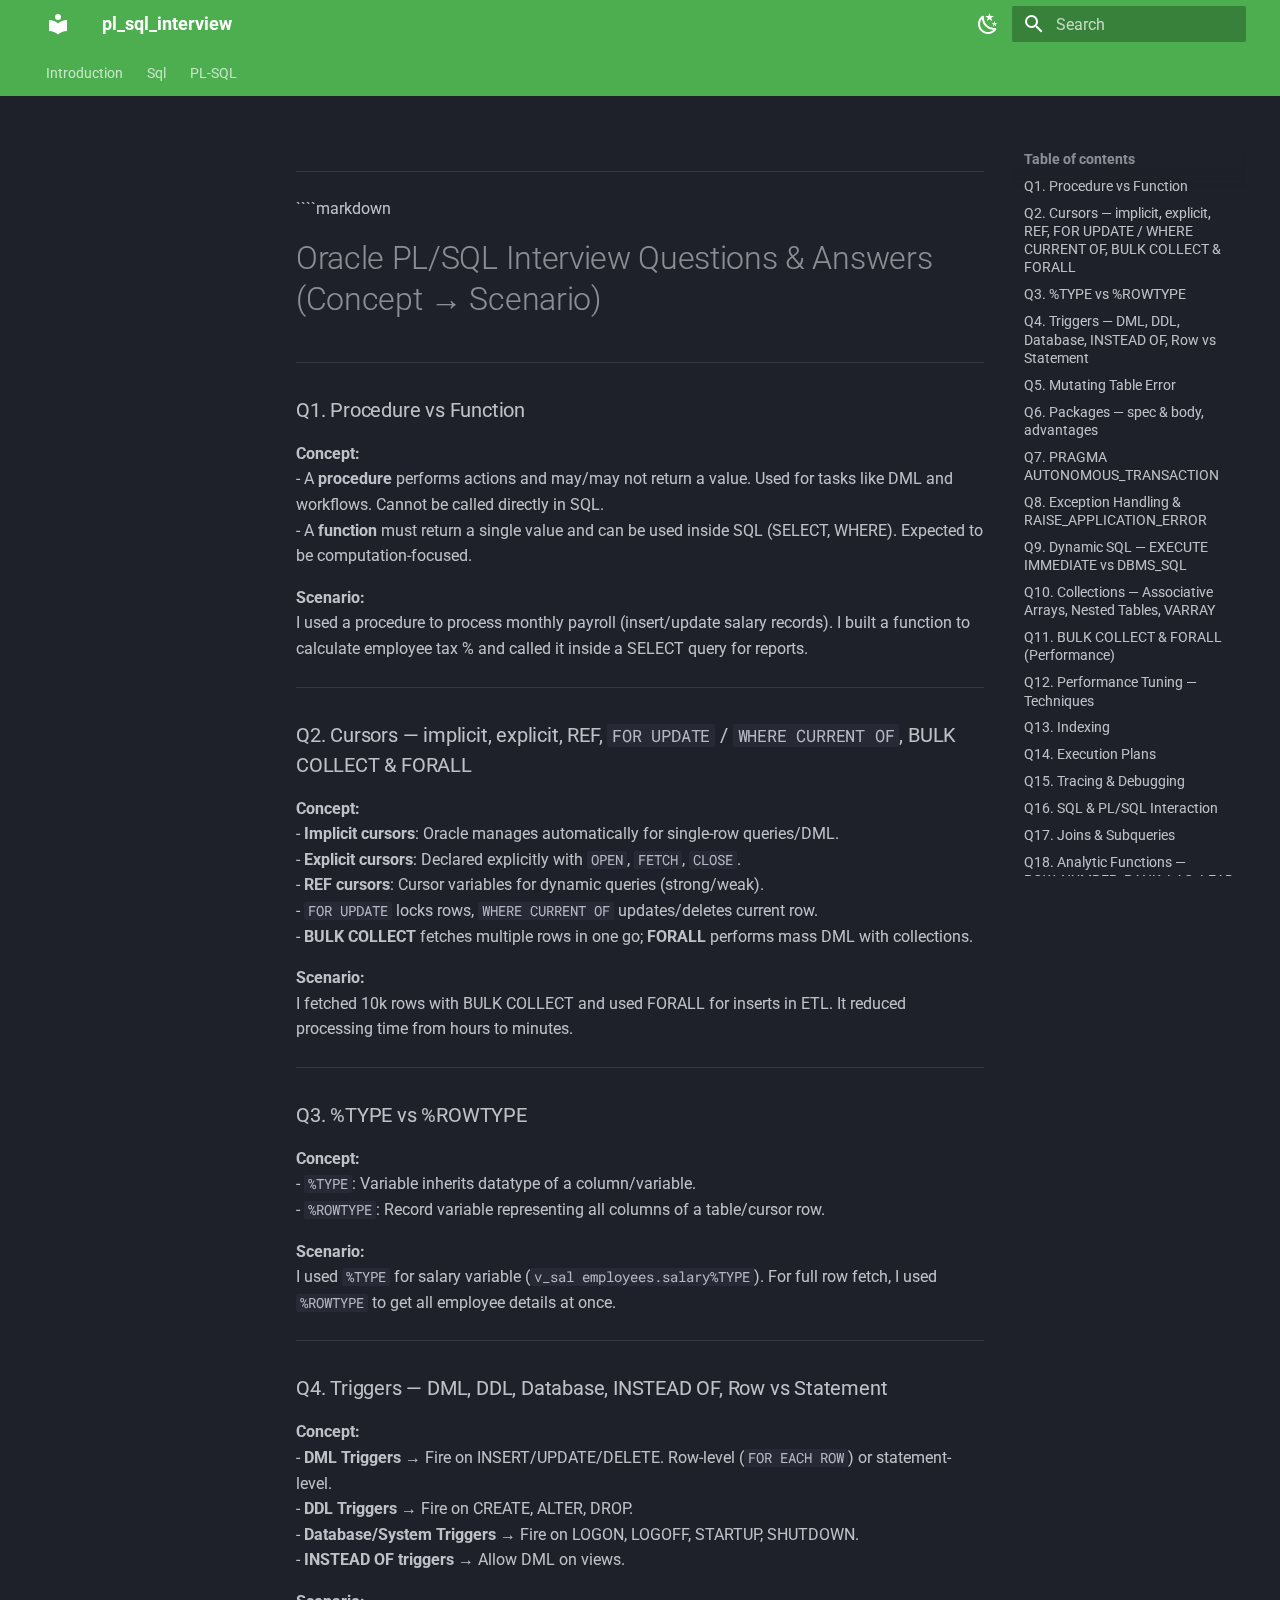
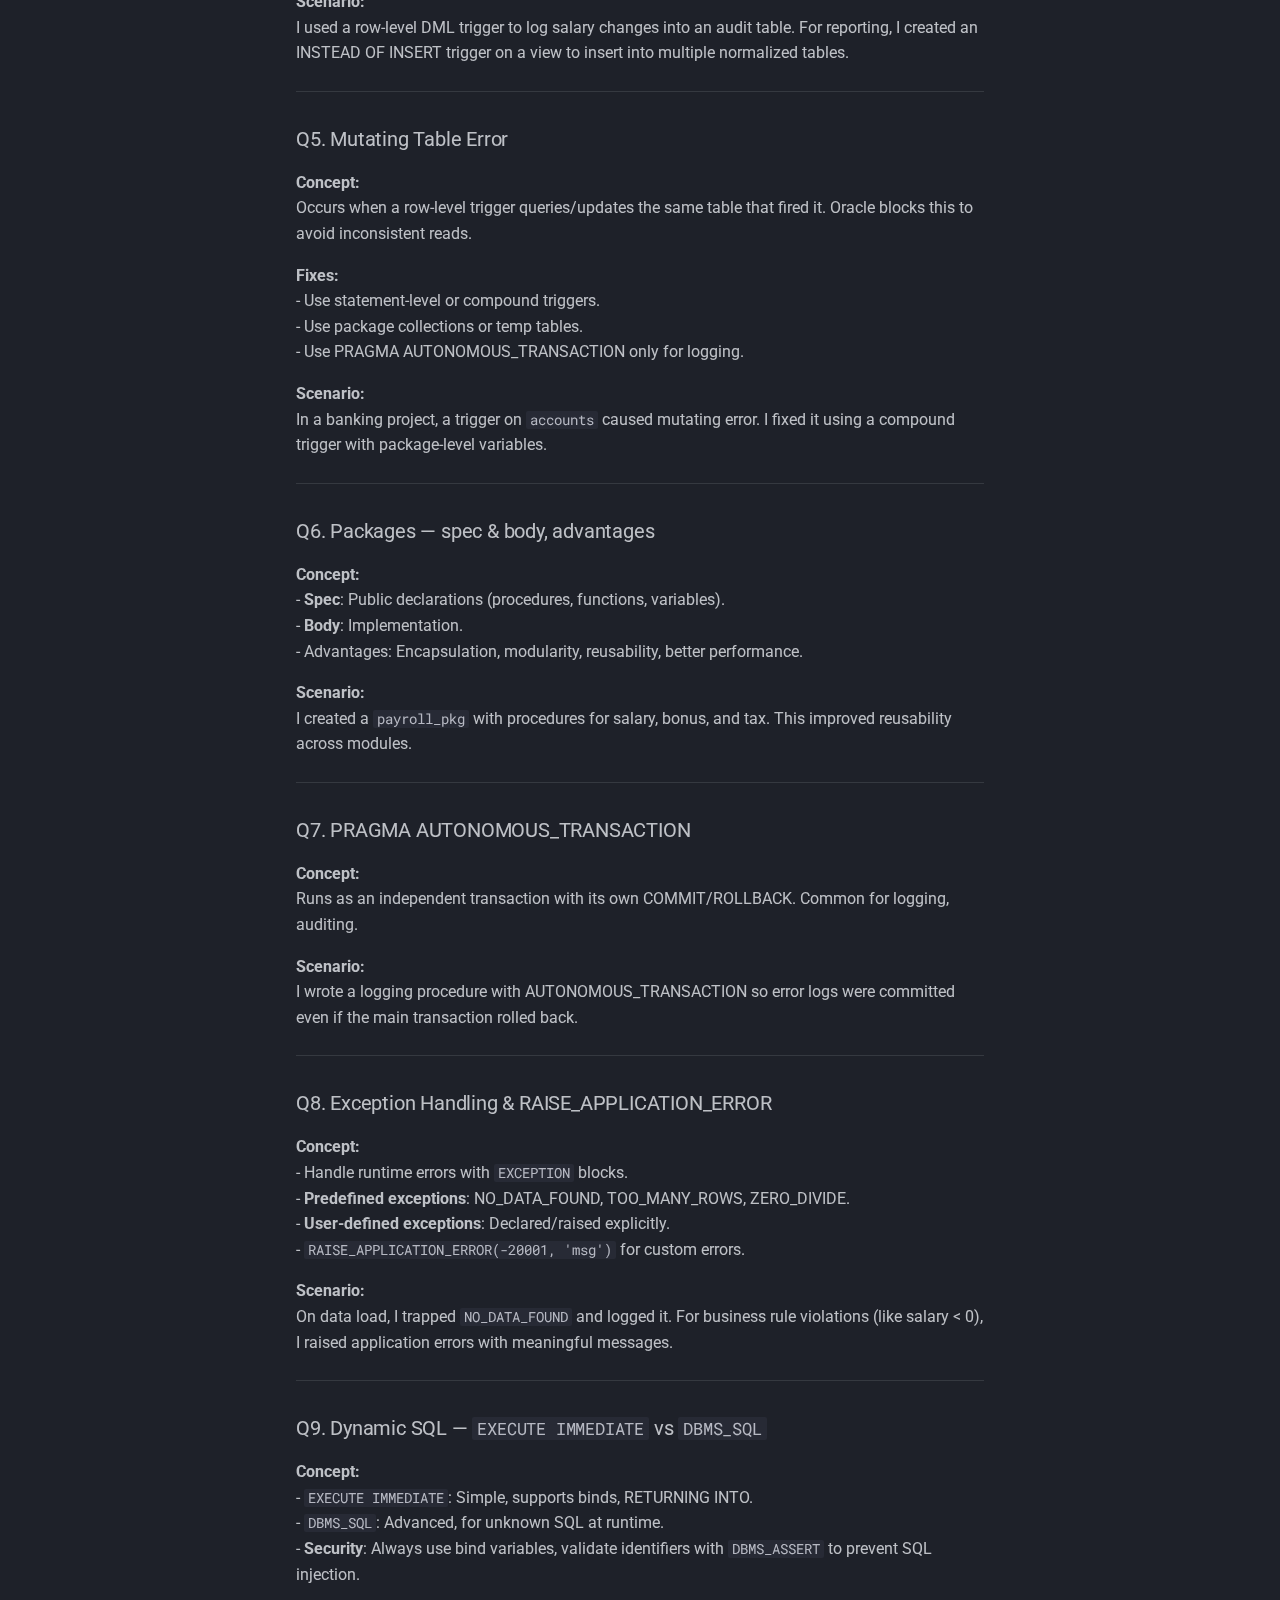
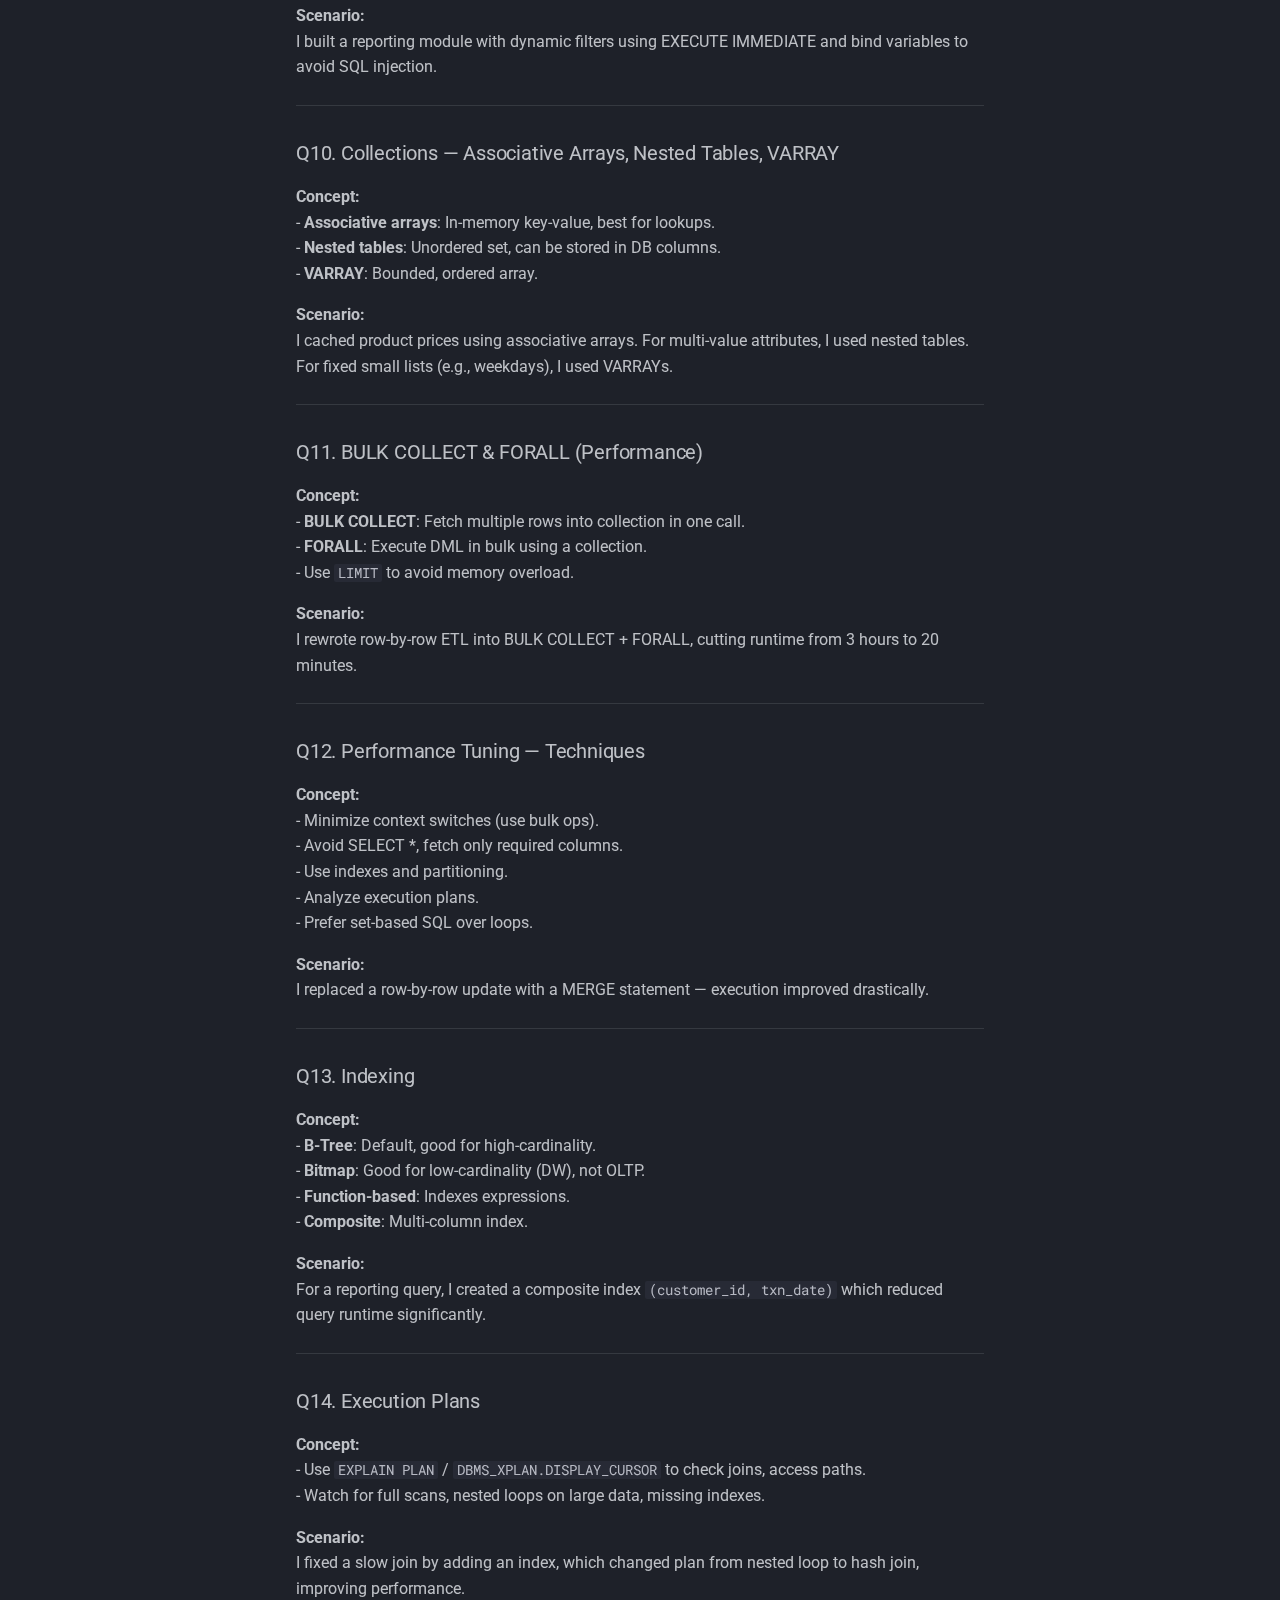
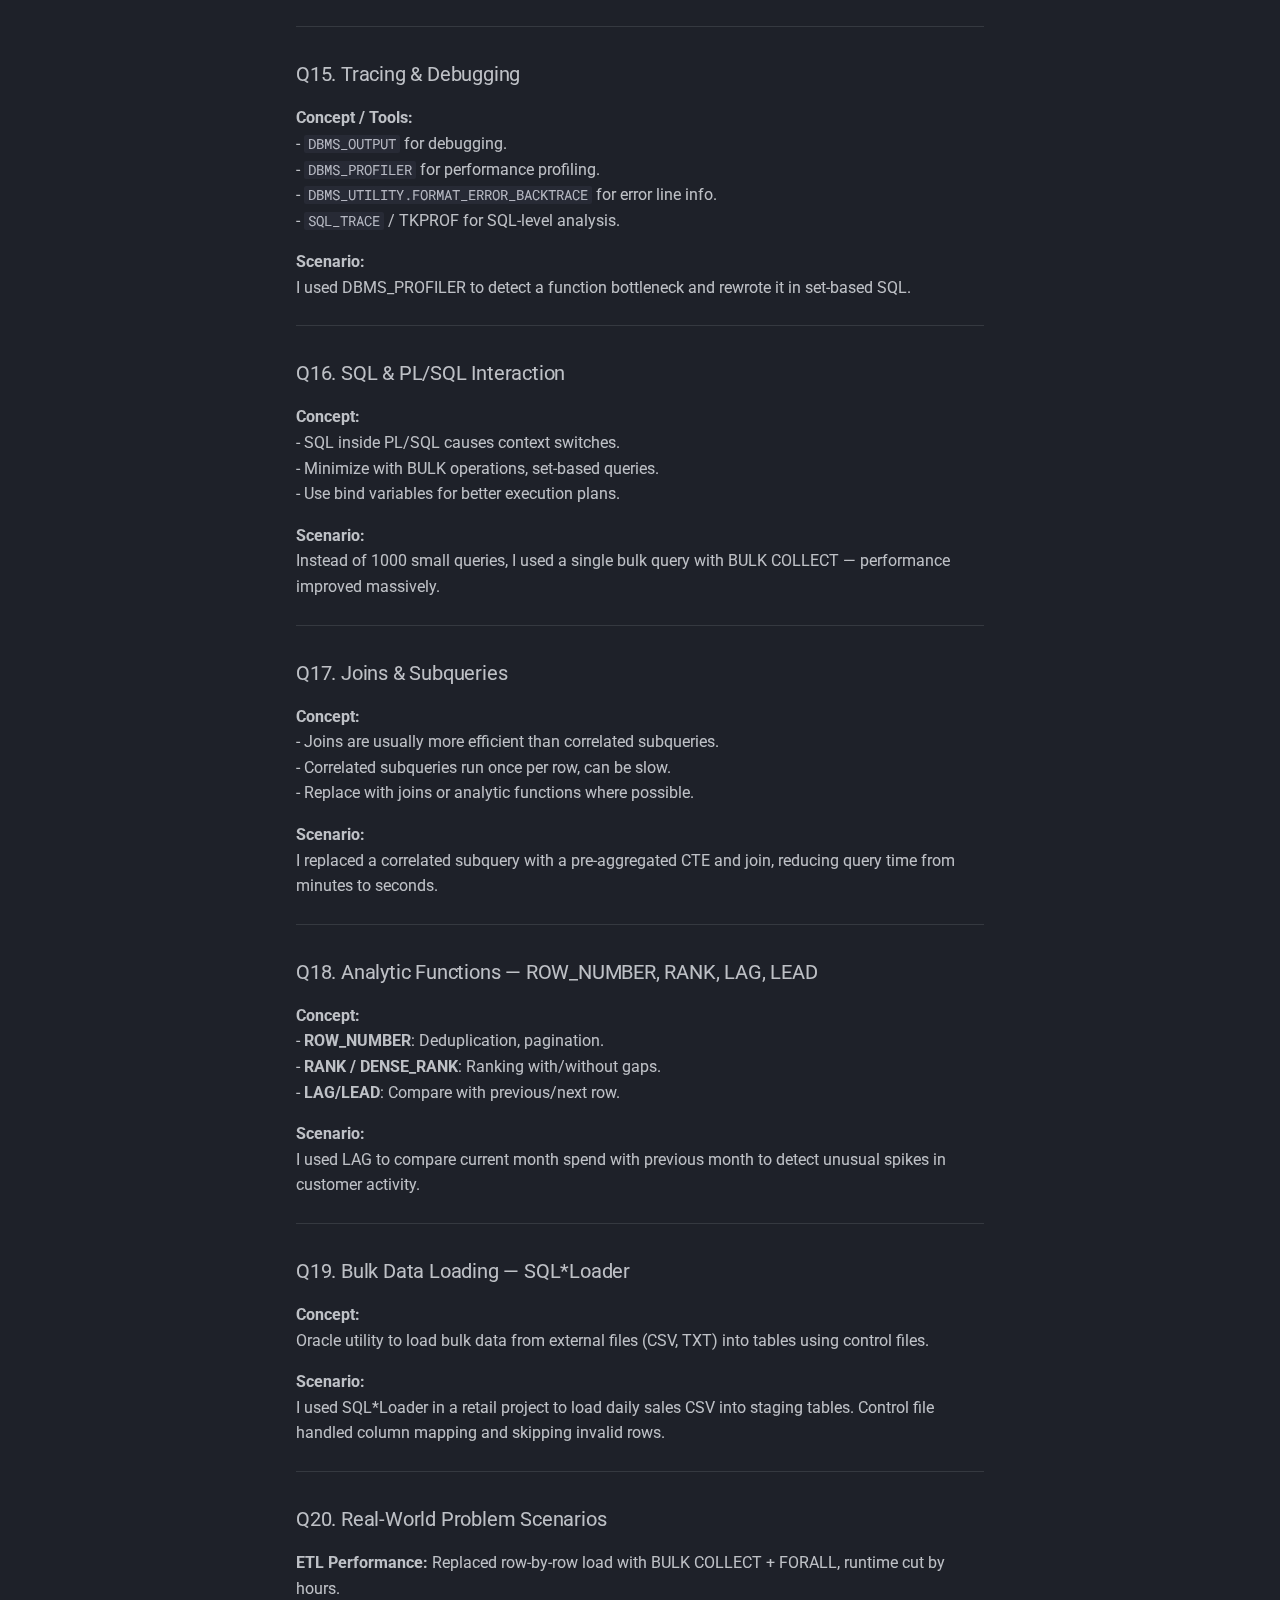
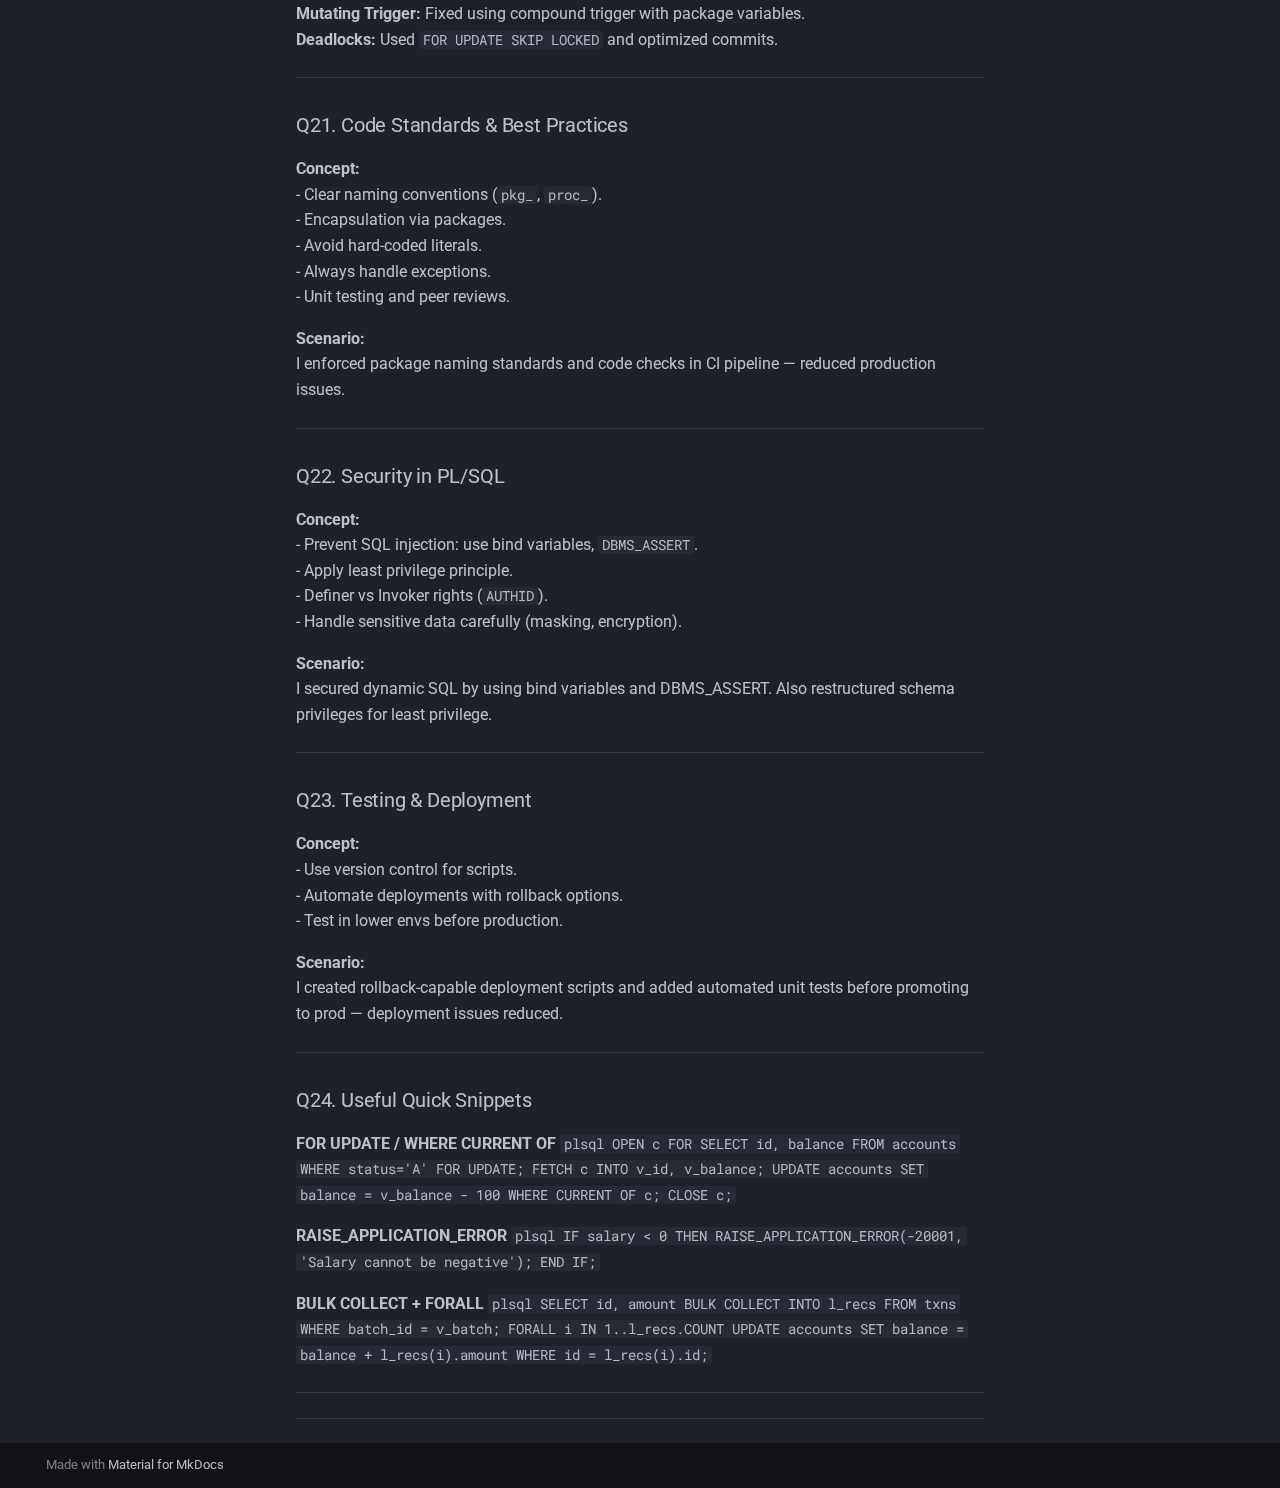
<file: 3.plsql/index.html>
<!doctype html>
<html lang="en" class="no-js">
  <head>
    
      <meta charset="utf-8">
      <meta name="viewport" content="width=device-width,initial-scale=1">
      
      
      
      
      
      
      <link rel="icon" href="../assets/images/favicon.png">
      <meta name="generator" content="mkdocs-1.6.1, mkdocs-material-9.6.16">
    
    
      
        <title>3.plsql - pl_sql_interview</title>
      
    
    
      <link rel="stylesheet" href="../assets/stylesheets/main.7e37652d.min.css">
      
        
        <link rel="stylesheet" href="../assets/stylesheets/palette.06af60db.min.css">
      
      


    
    
      
    
    
      
        
        
        <link rel="preconnect" href="https://fonts.gstatic.com" crossorigin>
        <link rel="stylesheet" href="https://fonts.googleapis.com/css?family=Roboto:300,300i,400,400i,700,700i%7CRoboto+Mono:400,400i,700,700i&display=fallback">
        <style>:root{--md-text-font:"Roboto";--md-code-font:"Roboto Mono"}</style>
      
    
    
    <script>__md_scope=new URL("..",location),__md_hash=e=>[...e].reduce(((e,_)=>(e<<5)-e+_.charCodeAt(0)),0),__md_get=(e,_=localStorage,t=__md_scope)=>JSON.parse(_.getItem(t.pathname+"."+e)),__md_set=(e,_,t=localStorage,a=__md_scope)=>{try{t.setItem(a.pathname+"."+e,JSON.stringify(_))}catch(e){}}</script>
    
      

    
    
    
  </head>
  
  
    
    
      
    
    
    
    
    <body dir="ltr" data-md-color-scheme="slate" data-md-color-primary="green" data-md-color-accent="indigo">
  
    
    <input class="md-toggle" data-md-toggle="drawer" type="checkbox" id="__drawer" autocomplete="off">
    <input class="md-toggle" data-md-toggle="search" type="checkbox" id="__search" autocomplete="off">
    <label class="md-overlay" for="__drawer"></label>
    <div data-md-component="skip">
      
        
        <a href="#oracle-plsql-interview-questions-answers-concept-scenario" class="md-skip">
          Skip to content
        </a>
      
    </div>
    <div data-md-component="announce">
      
    </div>
    
    
      

<header class="md-header" data-md-component="header">
  <nav class="md-header__inner md-grid" aria-label="Header">
    <a href=".." title="pl_sql_interview" class="md-header__button md-logo" aria-label="pl_sql_interview" data-md-component="logo">
      
  
  <svg xmlns="http://www.w3.org/2000/svg" viewBox="0 0 24 24"><path d="M12 8a3 3 0 0 0 3-3 3 3 0 0 0-3-3 3 3 0 0 0-3 3 3 3 0 0 0 3 3m0 3.54C9.64 9.35 6.5 8 3 8v11c3.5 0 6.64 1.35 9 3.54 2.36-2.19 5.5-3.54 9-3.54V8c-3.5 0-6.64 1.35-9 3.54"/></svg>

    </a>
    <label class="md-header__button md-icon" for="__drawer">
      
      <svg xmlns="http://www.w3.org/2000/svg" viewBox="0 0 24 24"><path d="M3 6h18v2H3zm0 5h18v2H3zm0 5h18v2H3z"/></svg>
    </label>
    <div class="md-header__title" data-md-component="header-title">
      <div class="md-header__ellipsis">
        <div class="md-header__topic">
          <span class="md-ellipsis">
            pl_sql_interview
          </span>
        </div>
        <div class="md-header__topic" data-md-component="header-topic">
          <span class="md-ellipsis">
            
              3.plsql
            
          </span>
        </div>
      </div>
    </div>
    
      
        <form class="md-header__option" data-md-component="palette">
  
    
    
    
    <input class="md-option" data-md-color-media="" data-md-color-scheme="slate" data-md-color-primary="green" data-md-color-accent="indigo"  aria-label="Switch to dark mode"  type="radio" name="__palette" id="__palette_0">
    
      <label class="md-header__button md-icon" title="Switch to dark mode" for="__palette_1" hidden>
        <svg xmlns="http://www.w3.org/2000/svg" viewBox="0 0 24 24"><path d="m17.75 4.09-2.53 1.94.91 3.06-2.63-1.81-2.63 1.81.91-3.06-2.53-1.94L12.44 4l1.06-3 1.06 3zm3.5 6.91-1.64 1.25.59 1.98-1.7-1.17-1.7 1.17.59-1.98L15.75 11l2.06-.05L18.5 9l.69 1.95zm-2.28 4.95c.83-.08 1.72 1.1 1.19 1.85-.32.45-.66.87-1.08 1.27C15.17 23 8.84 23 4.94 19.07c-3.91-3.9-3.91-10.24 0-14.14.4-.4.82-.76 1.27-1.08.75-.53 1.93.36 1.85 1.19-.27 2.86.69 5.83 2.89 8.02a9.96 9.96 0 0 0 8.02 2.89m-1.64 2.02a12.08 12.08 0 0 1-7.8-3.47c-2.17-2.19-3.33-5-3.49-7.82-2.81 3.14-2.7 7.96.31 10.98 3.02 3.01 7.84 3.12 10.98.31"/></svg>
      </label>
    
  
    
    
    
    <input class="md-option" data-md-color-media="" data-md-color-scheme="default" data-md-color-primary="indigo" data-md-color-accent="indigo"  aria-label="Switch to light mode"  type="radio" name="__palette" id="__palette_1">
    
      <label class="md-header__button md-icon" title="Switch to light mode" for="__palette_0" hidden>
        <svg xmlns="http://www.w3.org/2000/svg" viewBox="0 0 24 24"><path d="m3.55 19.09 1.41 1.41 1.8-1.79-1.42-1.42M12 6c-3.31 0-6 2.69-6 6s2.69 6 6 6 6-2.69 6-6c0-3.32-2.69-6-6-6m8 7h3v-2h-3m-2.76 7.71 1.8 1.79 1.41-1.41-1.79-1.8M20.45 5l-1.41-1.4-1.8 1.79 1.42 1.42M13 1h-2v3h2M6.76 5.39 4.96 3.6 3.55 5l1.79 1.81zM1 13h3v-2H1m12 9h-2v3h2"/></svg>
      </label>
    
  
</form>
      
    
    
      <script>var palette=__md_get("__palette");if(palette&&palette.color){if("(prefers-color-scheme)"===palette.color.media){var media=matchMedia("(prefers-color-scheme: light)"),input=document.querySelector(media.matches?"[data-md-color-media='(prefers-color-scheme: light)']":"[data-md-color-media='(prefers-color-scheme: dark)']");palette.color.media=input.getAttribute("data-md-color-media"),palette.color.scheme=input.getAttribute("data-md-color-scheme"),palette.color.primary=input.getAttribute("data-md-color-primary"),palette.color.accent=input.getAttribute("data-md-color-accent")}for(var[key,value]of Object.entries(palette.color))document.body.setAttribute("data-md-color-"+key,value)}</script>
    
    
    
      
      
        <label class="md-header__button md-icon" for="__search">
          
          <svg xmlns="http://www.w3.org/2000/svg" viewBox="0 0 24 24"><path d="M9.5 3A6.5 6.5 0 0 1 16 9.5c0 1.61-.59 3.09-1.56 4.23l.27.27h.79l5 5-1.5 1.5-5-5v-.79l-.27-.27A6.52 6.52 0 0 1 9.5 16 6.5 6.5 0 0 1 3 9.5 6.5 6.5 0 0 1 9.5 3m0 2C7 5 5 7 5 9.5S7 14 9.5 14 14 12 14 9.5 12 5 9.5 5"/></svg>
        </label>
        <div class="md-search" data-md-component="search" role="dialog">
  <label class="md-search__overlay" for="__search"></label>
  <div class="md-search__inner" role="search">
    <form class="md-search__form" name="search">
      <input type="text" class="md-search__input" name="query" aria-label="Search" placeholder="Search" autocapitalize="off" autocorrect="off" autocomplete="off" spellcheck="false" data-md-component="search-query" required>
      <label class="md-search__icon md-icon" for="__search">
        
        <svg xmlns="http://www.w3.org/2000/svg" viewBox="0 0 24 24"><path d="M9.5 3A6.5 6.5 0 0 1 16 9.5c0 1.61-.59 3.09-1.56 4.23l.27.27h.79l5 5-1.5 1.5-5-5v-.79l-.27-.27A6.52 6.52 0 0 1 9.5 16 6.5 6.5 0 0 1 3 9.5 6.5 6.5 0 0 1 9.5 3m0 2C7 5 5 7 5 9.5S7 14 9.5 14 14 12 14 9.5 12 5 9.5 5"/></svg>
        
        <svg xmlns="http://www.w3.org/2000/svg" viewBox="0 0 24 24"><path d="M20 11v2H8l5.5 5.5-1.42 1.42L4.16 12l7.92-7.92L13.5 5.5 8 11z"/></svg>
      </label>
      <nav class="md-search__options" aria-label="Search">
        
        <button type="reset" class="md-search__icon md-icon" title="Clear" aria-label="Clear" tabindex="-1">
          
          <svg xmlns="http://www.w3.org/2000/svg" viewBox="0 0 24 24"><path d="M19 6.41 17.59 5 12 10.59 6.41 5 5 6.41 10.59 12 5 17.59 6.41 19 12 13.41 17.59 19 19 17.59 13.41 12z"/></svg>
        </button>
      </nav>
      
        <div class="md-search__suggest" data-md-component="search-suggest"></div>
      
    </form>
    <div class="md-search__output">
      <div class="md-search__scrollwrap" tabindex="0" data-md-scrollfix>
        <div class="md-search-result" data-md-component="search-result">
          <div class="md-search-result__meta">
            Initializing search
          </div>
          <ol class="md-search-result__list" role="presentation"></ol>
        </div>
      </div>
    </div>
  </div>
</div>
      
    
    
  </nav>
  
</header>
    
    <div class="md-container" data-md-component="container">
      
      
        
          
            
<nav class="md-tabs" aria-label="Tabs" data-md-component="tabs">
  <div class="md-grid">
    <ul class="md-tabs__list">
      
        
  
  
  
  
    
    
      <li class="md-tabs__item">
        <a href="../Interview/1.Introduction.md" class="md-tabs__link">
          
  
  
  Introduction

        </a>
      </li>
    
  

      
        
  
  
  
  
    
    
      <li class="md-tabs__item">
        <a href="../Interview/2.sql.md" class="md-tabs__link">
          
  
  
  Sql

        </a>
      </li>
    
  

      
        
  
  
  
  
    
    
      <li class="md-tabs__item">
        <a href="../Interview/3.pl_sql.md" class="md-tabs__link">
          
  
  
  PL-SQL

        </a>
      </li>
    
  

      
    </ul>
  </div>
</nav>
          
        
      
      <main class="md-main" data-md-component="main">
        <div class="md-main__inner md-grid">
          
            
              
              <div class="md-sidebar md-sidebar--primary" data-md-component="sidebar" data-md-type="navigation" >
                <div class="md-sidebar__scrollwrap">
                  <div class="md-sidebar__inner">
                    


  


<nav class="md-nav md-nav--primary md-nav--lifted" aria-label="Navigation" data-md-level="0">
  <label class="md-nav__title" for="__drawer">
    <a href=".." title="pl_sql_interview" class="md-nav__button md-logo" aria-label="pl_sql_interview" data-md-component="logo">
      
  
  <svg xmlns="http://www.w3.org/2000/svg" viewBox="0 0 24 24"><path d="M12 8a3 3 0 0 0 3-3 3 3 0 0 0-3-3 3 3 0 0 0-3 3 3 3 0 0 0 3 3m0 3.54C9.64 9.35 6.5 8 3 8v11c3.5 0 6.64 1.35 9 3.54 2.36-2.19 5.5-3.54 9-3.54V8c-3.5 0-6.64 1.35-9 3.54"/></svg>

    </a>
    pl_sql_interview
  </label>
  
  <ul class="md-nav__list" data-md-scrollfix>
    
      
      
  
  
  
  
    
    
    
    
      
      
    
    
    <li class="md-nav__item md-nav__item--nested">
      
        
        
        <input class="md-nav__toggle md-toggle " type="checkbox" id="__nav_1" >
        
          
          <label class="md-nav__link" for="__nav_1" id="__nav_1_label" tabindex="0">
            
  
  
  <span class="md-ellipsis">
    Introduction
    
  </span>
  

            <span class="md-nav__icon md-icon"></span>
          </label>
        
        <nav class="md-nav" data-md-level="1" aria-labelledby="__nav_1_label" aria-expanded="false">
          <label class="md-nav__title" for="__nav_1">
            <span class="md-nav__icon md-icon"></span>
            Introduction
          </label>
          <ul class="md-nav__list" data-md-scrollfix>
            
              
                
  
  
  
  
    <li class="md-nav__item">
      <a href="../Interview/1.Introduction.md" class="md-nav__link">
        
  
  
  <span class="md-ellipsis">
    My_intro
    
  </span>
  

      </a>
    </li>
  

              
            
          </ul>
        </nav>
      
    </li>
  

    
      
      
  
  
  
  
    
    
    
    
      
      
    
    
    <li class="md-nav__item md-nav__item--nested">
      
        
        
        <input class="md-nav__toggle md-toggle " type="checkbox" id="__nav_2" >
        
          
          <label class="md-nav__link" for="__nav_2" id="__nav_2_label" tabindex="0">
            
  
  
  <span class="md-ellipsis">
    Sql
    
  </span>
  

            <span class="md-nav__icon md-icon"></span>
          </label>
        
        <nav class="md-nav" data-md-level="1" aria-labelledby="__nav_2_label" aria-expanded="false">
          <label class="md-nav__title" for="__nav_2">
            <span class="md-nav__icon md-icon"></span>
            Sql
          </label>
          <ul class="md-nav__list" data-md-scrollfix>
            
              
                
  
  
  
  
    <li class="md-nav__item">
      <a href="../Interview/2.sql.md" class="md-nav__link">
        
  
  
  <span class="md-ellipsis">
    sql_interview
    
  </span>
  

      </a>
    </li>
  

              
            
          </ul>
        </nav>
      
    </li>
  

    
      
      
  
  
  
  
    
    
    
    
      
      
    
    
    <li class="md-nav__item md-nav__item--nested">
      
        
        
        <input class="md-nav__toggle md-toggle " type="checkbox" id="__nav_3" >
        
          
          <label class="md-nav__link" for="__nav_3" id="__nav_3_label" tabindex="0">
            
  
  
  <span class="md-ellipsis">
    PL-SQL
    
  </span>
  

            <span class="md-nav__icon md-icon"></span>
          </label>
        
        <nav class="md-nav" data-md-level="1" aria-labelledby="__nav_3_label" aria-expanded="false">
          <label class="md-nav__title" for="__nav_3">
            <span class="md-nav__icon md-icon"></span>
            PL-SQL
          </label>
          <ul class="md-nav__list" data-md-scrollfix>
            
              
                
  
  
  
  
    <li class="md-nav__item">
      <a href="../Interview/3.pl_sql.md" class="md-nav__link">
        
  
  
  <span class="md-ellipsis">
    Plsql-Intro
    
  </span>
  

      </a>
    </li>
  

              
            
          </ul>
        </nav>
      
    </li>
  

    
  </ul>
</nav>
                  </div>
                </div>
              </div>
            
            
              
              <div class="md-sidebar md-sidebar--secondary" data-md-component="sidebar" data-md-type="toc" >
                <div class="md-sidebar__scrollwrap">
                  <div class="md-sidebar__inner">
                    

<nav class="md-nav md-nav--secondary" aria-label="Table of contents">
  
  
  
    
  
  
    <label class="md-nav__title" for="__toc">
      <span class="md-nav__icon md-icon"></span>
      Table of contents
    </label>
    <ul class="md-nav__list" data-md-component="toc" data-md-scrollfix>
      
        <li class="md-nav__item">
  <a href="#q1-procedure-vs-function" class="md-nav__link">
    <span class="md-ellipsis">
      Q1. Procedure vs Function
    </span>
  </a>
  
</li>
      
        <li class="md-nav__item">
  <a href="#q2-cursors-implicit-explicit-ref-for-update-where-current-of-bulk-collect-forall" class="md-nav__link">
    <span class="md-ellipsis">
      Q2. Cursors — implicit, explicit, REF, FOR UPDATE / WHERE CURRENT OF, BULK COLLECT &amp; FORALL
    </span>
  </a>
  
</li>
      
        <li class="md-nav__item">
  <a href="#q3-type-vs-rowtype" class="md-nav__link">
    <span class="md-ellipsis">
      Q3. %TYPE vs %ROWTYPE
    </span>
  </a>
  
</li>
      
        <li class="md-nav__item">
  <a href="#q4-triggers-dml-ddl-database-instead-of-row-vs-statement" class="md-nav__link">
    <span class="md-ellipsis">
      Q4. Triggers — DML, DDL, Database, INSTEAD OF, Row vs Statement
    </span>
  </a>
  
</li>
      
        <li class="md-nav__item">
  <a href="#q5-mutating-table-error" class="md-nav__link">
    <span class="md-ellipsis">
      Q5. Mutating Table Error
    </span>
  </a>
  
</li>
      
        <li class="md-nav__item">
  <a href="#q6-packages-spec-body-advantages" class="md-nav__link">
    <span class="md-ellipsis">
      Q6. Packages — spec &amp; body, advantages
    </span>
  </a>
  
</li>
      
        <li class="md-nav__item">
  <a href="#q7-pragma-autonomous_transaction" class="md-nav__link">
    <span class="md-ellipsis">
      Q7. PRAGMA AUTONOMOUS_TRANSACTION
    </span>
  </a>
  
</li>
      
        <li class="md-nav__item">
  <a href="#q8-exception-handling-raise_application_error" class="md-nav__link">
    <span class="md-ellipsis">
      Q8. Exception Handling &amp; RAISE_APPLICATION_ERROR
    </span>
  </a>
  
</li>
      
        <li class="md-nav__item">
  <a href="#q9-dynamic-sql-execute-immediate-vs-dbms_sql" class="md-nav__link">
    <span class="md-ellipsis">
      Q9. Dynamic SQL — EXECUTE IMMEDIATE vs DBMS_SQL
    </span>
  </a>
  
</li>
      
        <li class="md-nav__item">
  <a href="#q10-collections-associative-arrays-nested-tables-varray" class="md-nav__link">
    <span class="md-ellipsis">
      Q10. Collections — Associative Arrays, Nested Tables, VARRAY
    </span>
  </a>
  
</li>
      
        <li class="md-nav__item">
  <a href="#q11-bulk-collect-forall-performance" class="md-nav__link">
    <span class="md-ellipsis">
      Q11. BULK COLLECT &amp; FORALL (Performance)
    </span>
  </a>
  
</li>
      
        <li class="md-nav__item">
  <a href="#q12-performance-tuning-techniques" class="md-nav__link">
    <span class="md-ellipsis">
      Q12. Performance Tuning — Techniques
    </span>
  </a>
  
</li>
      
        <li class="md-nav__item">
  <a href="#q13-indexing" class="md-nav__link">
    <span class="md-ellipsis">
      Q13. Indexing
    </span>
  </a>
  
</li>
      
        <li class="md-nav__item">
  <a href="#q14-execution-plans" class="md-nav__link">
    <span class="md-ellipsis">
      Q14. Execution Plans
    </span>
  </a>
  
</li>
      
        <li class="md-nav__item">
  <a href="#q15-tracing-debugging" class="md-nav__link">
    <span class="md-ellipsis">
      Q15. Tracing &amp; Debugging
    </span>
  </a>
  
</li>
      
        <li class="md-nav__item">
  <a href="#q16-sql-plsql-interaction" class="md-nav__link">
    <span class="md-ellipsis">
      Q16. SQL &amp; PL/SQL Interaction
    </span>
  </a>
  
</li>
      
        <li class="md-nav__item">
  <a href="#q17-joins-subqueries" class="md-nav__link">
    <span class="md-ellipsis">
      Q17. Joins &amp; Subqueries
    </span>
  </a>
  
</li>
      
        <li class="md-nav__item">
  <a href="#q18-analytic-functions-row_number-rank-lag-lead" class="md-nav__link">
    <span class="md-ellipsis">
      Q18. Analytic Functions — ROW_NUMBER, RANK, LAG, LEAD
    </span>
  </a>
  
</li>
      
        <li class="md-nav__item">
  <a href="#q19-bulk-data-loading-sqlloader" class="md-nav__link">
    <span class="md-ellipsis">
      Q19. Bulk Data Loading — SQL*Loader
    </span>
  </a>
  
</li>
      
        <li class="md-nav__item">
  <a href="#q20-real-world-problem-scenarios" class="md-nav__link">
    <span class="md-ellipsis">
      Q20. Real-World Problem Scenarios
    </span>
  </a>
  
</li>
      
        <li class="md-nav__item">
  <a href="#q21-code-standards-best-practices" class="md-nav__link">
    <span class="md-ellipsis">
      Q21. Code Standards &amp; Best Practices
    </span>
  </a>
  
</li>
      
        <li class="md-nav__item">
  <a href="#q22-security-in-plsql" class="md-nav__link">
    <span class="md-ellipsis">
      Q22. Security in PL/SQL
    </span>
  </a>
  
</li>
      
        <li class="md-nav__item">
  <a href="#q23-testing-deployment" class="md-nav__link">
    <span class="md-ellipsis">
      Q23. Testing &amp; Deployment
    </span>
  </a>
  
</li>
      
        <li class="md-nav__item">
  <a href="#q24-useful-quick-snippets" class="md-nav__link">
    <span class="md-ellipsis">
      Q24. Useful Quick Snippets
    </span>
  </a>
  
</li>
      
    </ul>
  
</nav>
                  </div>
                </div>
              </div>
            
          
          
            <div class="md-content" data-md-component="content">
              <article class="md-content__inner md-typeset">
                
                  



<hr />
<p>````markdown</p>
<h1 id="oracle-plsql-interview-questions-answers-concept-scenario">Oracle PL/SQL Interview Questions &amp; Answers (Concept → Scenario)<a class="headerlink" href="#oracle-plsql-interview-questions-answers-concept-scenario" title="Permanent link">&para;</a></h1>
<hr />
<h3 id="q1-procedure-vs-function">Q1. Procedure vs Function<a class="headerlink" href="#q1-procedure-vs-function" title="Permanent link">&para;</a></h3>
<p><strong>Concept:</strong><br />
- A <strong>procedure</strong> performs actions and may/may not return a value. Used for tasks like DML and workflows. Cannot be called directly in SQL.<br />
- A <strong>function</strong> must return a single value and can be used inside SQL (SELECT, WHERE). Expected to be computation-focused.  </p>
<p><strong>Scenario:</strong><br />
I used a procedure to process monthly payroll (insert/update salary records). I built a function to calculate employee tax % and called it inside a SELECT query for reports.</p>
<hr />
<h3 id="q2-cursors-implicit-explicit-ref-for-update-where-current-of-bulk-collect-forall">Q2. Cursors — implicit, explicit, REF, <code>FOR UPDATE</code> / <code>WHERE CURRENT OF</code>, BULK COLLECT &amp; FORALL<a class="headerlink" href="#q2-cursors-implicit-explicit-ref-for-update-where-current-of-bulk-collect-forall" title="Permanent link">&para;</a></h3>
<p><strong>Concept:</strong><br />
- <strong>Implicit cursors</strong>: Oracle manages automatically for single-row queries/DML.<br />
- <strong>Explicit cursors</strong>: Declared explicitly with <code>OPEN</code>, <code>FETCH</code>, <code>CLOSE</code>.<br />
- <strong>REF cursors</strong>: Cursor variables for dynamic queries (strong/weak).<br />
- <code>FOR UPDATE</code> locks rows, <code>WHERE CURRENT OF</code> updates/deletes current row.<br />
- <strong>BULK COLLECT</strong> fetches multiple rows in one go; <strong>FORALL</strong> performs mass DML with collections.  </p>
<p><strong>Scenario:</strong><br />
I fetched 10k rows with BULK COLLECT and used FORALL for inserts in ETL. It reduced processing time from hours to minutes.</p>
<hr />
<h3 id="q3-type-vs-rowtype">Q3. %TYPE vs %ROWTYPE<a class="headerlink" href="#q3-type-vs-rowtype" title="Permanent link">&para;</a></h3>
<p><strong>Concept:</strong><br />
- <code>%TYPE</code>: Variable inherits datatype of a column/variable.<br />
- <code>%ROWTYPE</code>: Record variable representing all columns of a table/cursor row.  </p>
<p><strong>Scenario:</strong><br />
I used <code>%TYPE</code> for salary variable (<code>v_sal employees.salary%TYPE</code>). For full row fetch, I used <code>%ROWTYPE</code> to get all employee details at once.</p>
<hr />
<h3 id="q4-triggers-dml-ddl-database-instead-of-row-vs-statement">Q4. Triggers — DML, DDL, Database, INSTEAD OF, Row vs Statement<a class="headerlink" href="#q4-triggers-dml-ddl-database-instead-of-row-vs-statement" title="Permanent link">&para;</a></h3>
<p><strong>Concept:</strong><br />
- <strong>DML Triggers</strong> → Fire on INSERT/UPDATE/DELETE. Row-level (<code>FOR EACH ROW</code>) or statement-level.<br />
- <strong>DDL Triggers</strong> → Fire on CREATE, ALTER, DROP.<br />
- <strong>Database/System Triggers</strong> → Fire on LOGON, LOGOFF, STARTUP, SHUTDOWN.<br />
- <strong>INSTEAD OF triggers</strong> → Allow DML on views.  </p>
<p><strong>Scenario:</strong><br />
I used a row-level DML trigger to log salary changes into an audit table. For reporting, I created an INSTEAD OF INSERT trigger on a view to insert into multiple normalized tables.</p>
<hr />
<h3 id="q5-mutating-table-error">Q5. Mutating Table Error<a class="headerlink" href="#q5-mutating-table-error" title="Permanent link">&para;</a></h3>
<p><strong>Concept:</strong><br />
Occurs when a row-level trigger queries/updates the same table that fired it. Oracle blocks this to avoid inconsistent reads.  </p>
<p><strong>Fixes:</strong><br />
- Use statement-level or compound triggers.<br />
- Use package collections or temp tables.<br />
- Use PRAGMA AUTONOMOUS_TRANSACTION only for logging.  </p>
<p><strong>Scenario:</strong><br />
In a banking project, a trigger on <code>accounts</code> caused mutating error. I fixed it using a compound trigger with package-level variables.</p>
<hr />
<h3 id="q6-packages-spec-body-advantages">Q6. Packages — spec &amp; body, advantages<a class="headerlink" href="#q6-packages-spec-body-advantages" title="Permanent link">&para;</a></h3>
<p><strong>Concept:</strong><br />
- <strong>Spec</strong>: Public declarations (procedures, functions, variables).<br />
- <strong>Body</strong>: Implementation.<br />
- Advantages: Encapsulation, modularity, reusability, better performance.  </p>
<p><strong>Scenario:</strong><br />
I created a <code>payroll_pkg</code> with procedures for salary, bonus, and tax. This improved reusability across modules.</p>
<hr />
<h3 id="q7-pragma-autonomous_transaction">Q7. PRAGMA AUTONOMOUS_TRANSACTION<a class="headerlink" href="#q7-pragma-autonomous_transaction" title="Permanent link">&para;</a></h3>
<p><strong>Concept:</strong><br />
Runs as an independent transaction with its own COMMIT/ROLLBACK. Common for logging, auditing.  </p>
<p><strong>Scenario:</strong><br />
I wrote a logging procedure with AUTONOMOUS_TRANSACTION so error logs were committed even if the main transaction rolled back.</p>
<hr />
<h3 id="q8-exception-handling-raise_application_error">Q8. Exception Handling &amp; RAISE_APPLICATION_ERROR<a class="headerlink" href="#q8-exception-handling-raise_application_error" title="Permanent link">&para;</a></h3>
<p><strong>Concept:</strong><br />
- Handle runtime errors with <code>EXCEPTION</code> blocks.<br />
- <strong>Predefined exceptions</strong>: NO_DATA_FOUND, TOO_MANY_ROWS, ZERO_DIVIDE.<br />
- <strong>User-defined exceptions</strong>: Declared/raised explicitly.<br />
- <code>RAISE_APPLICATION_ERROR(-20001, 'msg')</code> for custom errors.  </p>
<p><strong>Scenario:</strong><br />
On data load, I trapped <code>NO_DATA_FOUND</code> and logged it. For business rule violations (like salary &lt; 0), I raised application errors with meaningful messages.</p>
<hr />
<h3 id="q9-dynamic-sql-execute-immediate-vs-dbms_sql">Q9. Dynamic SQL — <code>EXECUTE IMMEDIATE</code> vs <code>DBMS_SQL</code><a class="headerlink" href="#q9-dynamic-sql-execute-immediate-vs-dbms_sql" title="Permanent link">&para;</a></h3>
<p><strong>Concept:</strong><br />
- <code>EXECUTE IMMEDIATE</code>: Simple, supports binds, RETURNING INTO.<br />
- <code>DBMS_SQL</code>: Advanced, for unknown SQL at runtime.<br />
- <strong>Security</strong>: Always use bind variables, validate identifiers with <code>DBMS_ASSERT</code> to prevent SQL injection.  </p>
<p><strong>Scenario:</strong><br />
I built a reporting module with dynamic filters using EXECUTE IMMEDIATE and bind variables to avoid SQL injection.</p>
<hr />
<h3 id="q10-collections-associative-arrays-nested-tables-varray">Q10. Collections — Associative Arrays, Nested Tables, VARRAY<a class="headerlink" href="#q10-collections-associative-arrays-nested-tables-varray" title="Permanent link">&para;</a></h3>
<p><strong>Concept:</strong><br />
- <strong>Associative arrays</strong>: In-memory key-value, best for lookups.<br />
- <strong>Nested tables</strong>: Unordered set, can be stored in DB columns.<br />
- <strong>VARRAY</strong>: Bounded, ordered array.  </p>
<p><strong>Scenario:</strong><br />
I cached product prices using associative arrays. For multi-value attributes, I used nested tables. For fixed small lists (e.g., weekdays), I used VARRAYs.</p>
<hr />
<h3 id="q11-bulk-collect-forall-performance">Q11. BULK COLLECT &amp; FORALL (Performance)<a class="headerlink" href="#q11-bulk-collect-forall-performance" title="Permanent link">&para;</a></h3>
<p><strong>Concept:</strong><br />
- <strong>BULK COLLECT</strong>: Fetch multiple rows into collection in one call.<br />
- <strong>FORALL</strong>: Execute DML in bulk using a collection.<br />
- Use <code>LIMIT</code> to avoid memory overload.  </p>
<p><strong>Scenario:</strong><br />
I rewrote row-by-row ETL into BULK COLLECT + FORALL, cutting runtime from 3 hours to 20 minutes.</p>
<hr />
<h3 id="q12-performance-tuning-techniques">Q12. Performance Tuning — Techniques<a class="headerlink" href="#q12-performance-tuning-techniques" title="Permanent link">&para;</a></h3>
<p><strong>Concept:</strong><br />
- Minimize context switches (use bulk ops).<br />
- Avoid SELECT *, fetch only required columns.<br />
- Use indexes and partitioning.<br />
- Analyze execution plans.<br />
- Prefer set-based SQL over loops.  </p>
<p><strong>Scenario:</strong><br />
I replaced a row-by-row update with a MERGE statement — execution improved drastically.</p>
<hr />
<h3 id="q13-indexing">Q13. Indexing<a class="headerlink" href="#q13-indexing" title="Permanent link">&para;</a></h3>
<p><strong>Concept:</strong><br />
- <strong>B-Tree</strong>: Default, good for high-cardinality.<br />
- <strong>Bitmap</strong>: Good for low-cardinality (DW), not OLTP.<br />
- <strong>Function-based</strong>: Indexes expressions.<br />
- <strong>Composite</strong>: Multi-column index.  </p>
<p><strong>Scenario:</strong><br />
For a reporting query, I created a composite index <code>(customer_id, txn_date)</code> which reduced query runtime significantly.</p>
<hr />
<h3 id="q14-execution-plans">Q14. Execution Plans<a class="headerlink" href="#q14-execution-plans" title="Permanent link">&para;</a></h3>
<p><strong>Concept:</strong><br />
- Use <code>EXPLAIN PLAN</code> / <code>DBMS_XPLAN.DISPLAY_CURSOR</code> to check joins, access paths.<br />
- Watch for full scans, nested loops on large data, missing indexes.  </p>
<p><strong>Scenario:</strong><br />
I fixed a slow join by adding an index, which changed plan from nested loop to hash join, improving performance.</p>
<hr />
<h3 id="q15-tracing-debugging">Q15. Tracing &amp; Debugging<a class="headerlink" href="#q15-tracing-debugging" title="Permanent link">&para;</a></h3>
<p><strong>Concept / Tools:</strong><br />
- <code>DBMS_OUTPUT</code> for debugging.<br />
- <code>DBMS_PROFILER</code> for performance profiling.<br />
- <code>DBMS_UTILITY.FORMAT_ERROR_BACKTRACE</code> for error line info.<br />
- <code>SQL_TRACE</code> / TKPROF for SQL-level analysis.  </p>
<p><strong>Scenario:</strong><br />
I used DBMS_PROFILER to detect a function bottleneck and rewrote it in set-based SQL.</p>
<hr />
<h3 id="q16-sql-plsql-interaction">Q16. SQL &amp; PL/SQL Interaction<a class="headerlink" href="#q16-sql-plsql-interaction" title="Permanent link">&para;</a></h3>
<p><strong>Concept:</strong><br />
- SQL inside PL/SQL causes context switches.<br />
- Minimize with BULK operations, set-based queries.<br />
- Use bind variables for better execution plans.  </p>
<p><strong>Scenario:</strong><br />
Instead of 1000 small queries, I used a single bulk query with BULK COLLECT — performance improved massively.</p>
<hr />
<h3 id="q17-joins-subqueries">Q17. Joins &amp; Subqueries<a class="headerlink" href="#q17-joins-subqueries" title="Permanent link">&para;</a></h3>
<p><strong>Concept:</strong><br />
- Joins are usually more efficient than correlated subqueries.<br />
- Correlated subqueries run once per row, can be slow.<br />
- Replace with joins or analytic functions where possible.  </p>
<p><strong>Scenario:</strong><br />
I replaced a correlated subquery with a pre-aggregated CTE and join, reducing query time from minutes to seconds.</p>
<hr />
<h3 id="q18-analytic-functions-row_number-rank-lag-lead">Q18. Analytic Functions — ROW_NUMBER, RANK, LAG, LEAD<a class="headerlink" href="#q18-analytic-functions-row_number-rank-lag-lead" title="Permanent link">&para;</a></h3>
<p><strong>Concept:</strong><br />
- <strong>ROW_NUMBER</strong>: Deduplication, pagination.<br />
- <strong>RANK / DENSE_RANK</strong>: Ranking with/without gaps.<br />
- <strong>LAG/LEAD</strong>: Compare with previous/next row.  </p>
<p><strong>Scenario:</strong><br />
I used LAG to compare current month spend with previous month to detect unusual spikes in customer activity.</p>
<hr />
<h3 id="q19-bulk-data-loading-sqlloader">Q19. Bulk Data Loading — SQL*Loader<a class="headerlink" href="#q19-bulk-data-loading-sqlloader" title="Permanent link">&para;</a></h3>
<p><strong>Concept:</strong><br />
Oracle utility to load bulk data from external files (CSV, TXT) into tables using control files.  </p>
<p><strong>Scenario:</strong><br />
I used SQL*Loader in a retail project to load daily sales CSV into staging tables. Control file handled column mapping and skipping invalid rows.</p>
<hr />
<h3 id="q20-real-world-problem-scenarios">Q20. Real-World Problem Scenarios<a class="headerlink" href="#q20-real-world-problem-scenarios" title="Permanent link">&para;</a></h3>
<p><strong>ETL Performance:</strong> Replaced row-by-row load with BULK COLLECT + FORALL, runtime cut by hours.<br />
<strong>Mutating Trigger:</strong> Fixed using compound trigger with package variables.<br />
<strong>Deadlocks:</strong> Used <code>FOR UPDATE SKIP LOCKED</code> and optimized commits.  </p>
<hr />
<h3 id="q21-code-standards-best-practices">Q21. Code Standards &amp; Best Practices<a class="headerlink" href="#q21-code-standards-best-practices" title="Permanent link">&para;</a></h3>
<p><strong>Concept:</strong><br />
- Clear naming conventions (<code>pkg_</code>, <code>proc_</code>).<br />
- Encapsulation via packages.<br />
- Avoid hard-coded literals.<br />
- Always handle exceptions.<br />
- Unit testing and peer reviews.  </p>
<p><strong>Scenario:</strong><br />
I enforced package naming standards and code checks in CI pipeline — reduced production issues.</p>
<hr />
<h3 id="q22-security-in-plsql">Q22. Security in PL/SQL<a class="headerlink" href="#q22-security-in-plsql" title="Permanent link">&para;</a></h3>
<p><strong>Concept:</strong><br />
- Prevent SQL injection: use bind variables, <code>DBMS_ASSERT</code>.<br />
- Apply least privilege principle.<br />
- Definer vs Invoker rights (<code>AUTHID</code>).<br />
- Handle sensitive data carefully (masking, encryption).  </p>
<p><strong>Scenario:</strong><br />
I secured dynamic SQL by using bind variables and DBMS_ASSERT. Also restructured schema privileges for least privilege.</p>
<hr />
<h3 id="q23-testing-deployment">Q23. Testing &amp; Deployment<a class="headerlink" href="#q23-testing-deployment" title="Permanent link">&para;</a></h3>
<p><strong>Concept:</strong><br />
- Use version control for scripts.<br />
- Automate deployments with rollback options.<br />
- Test in lower envs before production.  </p>
<p><strong>Scenario:</strong><br />
I created rollback-capable deployment scripts and added automated unit tests before promoting to prod — deployment issues reduced.</p>
<hr />
<h3 id="q24-useful-quick-snippets">Q24. Useful Quick Snippets<a class="headerlink" href="#q24-useful-quick-snippets" title="Permanent link">&para;</a></h3>
<p><strong>FOR UPDATE / WHERE CURRENT OF</strong>
<code>plsql
OPEN c FOR SELECT id, balance FROM accounts WHERE status='A' FOR UPDATE;
FETCH c INTO v_id, v_balance;
UPDATE accounts SET balance = v_balance - 100 WHERE CURRENT OF c;
CLOSE c;</code></p>
<p><strong>RAISE_APPLICATION_ERROR</strong>
<code>plsql
IF salary &lt; 0 THEN
  RAISE_APPLICATION_ERROR(-20001, 'Salary cannot be negative');
END IF;</code></p>
<p><strong>BULK COLLECT + FORALL</strong>
<code>plsql
SELECT id, amount BULK COLLECT INTO l_recs FROM txns WHERE batch_id = v_batch;
FORALL i IN 1..l_recs.COUNT
  UPDATE accounts SET balance = balance + l_recs(i).amount WHERE id = l_recs(i).id;</code></p>
<hr />
<hr />












                
              </article>
            </div>
          
          
<script>var target=document.getElementById(location.hash.slice(1));target&&target.name&&(target.checked=target.name.startsWith("__tabbed_"))</script>
        </div>
        
      </main>
      
        <footer class="md-footer">
  
  <div class="md-footer-meta md-typeset">
    <div class="md-footer-meta__inner md-grid">
      <div class="md-copyright">
  
  
    Made with
    <a href="https://squidfunk.github.io/mkdocs-material/" target="_blank" rel="noopener">
      Material for MkDocs
    </a>
  
</div>
      
    </div>
  </div>
</footer>
      
    </div>
    <div class="md-dialog" data-md-component="dialog">
      <div class="md-dialog__inner md-typeset"></div>
    </div>
    
    
    
      
      <script id="__config" type="application/json">{"base": "..", "features": ["navigation.tabs", "content.code.copy", "content.action.edit", "search.suggest", "search.highlight"], "search": "../assets/javascripts/workers/search.d50fe291.min.js", "tags": null, "translations": {"clipboard.copied": "Copied to clipboard", "clipboard.copy": "Copy to clipboard", "search.result.more.one": "1 more on this page", "search.result.more.other": "# more on this page", "search.result.none": "No matching documents", "search.result.one": "1 matching document", "search.result.other": "# matching documents", "search.result.placeholder": "Type to start searching", "search.result.term.missing": "Missing", "select.version": "Select version"}, "version": null}</script>
    
    
      <script src="../assets/javascripts/bundle.50899def.min.js"></script>
      
    
  </body>
</html>
</file>
<file: assets/stylesheets/main.7e37652d.min.css>
@charset "UTF-8";html{-webkit-text-size-adjust:none;-moz-text-size-adjust:none;text-size-adjust:none;box-sizing:border-box}*,:after,:before{box-sizing:inherit}@media (prefers-reduced-motion){*,:after,:before{transition:none!important}}body{margin:0}a,button,input,label{-webkit-tap-highlight-color:transparent}a{color:inherit;text-decoration:none}hr{border:0;box-sizing:initial;display:block;height:.05rem;overflow:visible;padding:0}small{font-size:80%}sub,sup{line-height:1em}img{border-style:none}table{border-collapse:initial;border-spacing:0}td,th{font-weight:400;vertical-align:top}button{background:#0000;border:0;font-family:inherit;font-size:inherit;margin:0;padding:0}input{border:0;outline:none}:root{--md-primary-fg-color:#4051b5;--md-primary-fg-color--light:#5d6cc0;--md-primary-fg-color--dark:#303fa1;--md-primary-bg-color:#fff;--md-primary-bg-color--light:#ffffffb3;--md-accent-fg-color:#526cfe;--md-accent-fg-color--transparent:#526cfe1a;--md-accent-bg-color:#fff;--md-accent-bg-color--light:#ffffffb3}[data-md-color-scheme=default]{color-scheme:light}[data-md-color-scheme=default] img[src$="#gh-dark-mode-only"],[data-md-color-scheme=default] img[src$="#only-dark"]{display:none}:root,[data-md-color-scheme=default]{--md-hue:225deg;--md-default-fg-color:#000000de;--md-default-fg-color--light:#0000008a;--md-default-fg-color--lighter:#00000052;--md-default-fg-color--lightest:#00000012;--md-default-bg-color:#fff;--md-default-bg-color--light:#ffffffb3;--md-default-bg-color--lighter:#ffffff4d;--md-default-bg-color--lightest:#ffffff1f;--md-code-fg-color:#36464e;--md-code-bg-color:#f5f5f5;--md-code-hl-color:#4287ff;--md-code-hl-color--light:#4287ff1a;--md-code-hl-number-color:#d52a2a;--md-code-hl-special-color:#db1457;--md-code-hl-function-color:#a846b9;--md-code-hl-constant-color:#6e59d9;--md-code-hl-keyword-color:#3f6ec6;--md-code-hl-string-color:#1c7d4d;--md-code-hl-name-color:var(--md-code-fg-color);--md-code-hl-operator-color:var(--md-default-fg-color--light);--md-code-hl-punctuation-color:var(--md-default-fg-color--light);--md-code-hl-comment-color:var(--md-default-fg-color--light);--md-code-hl-generic-color:var(--md-default-fg-color--light);--md-code-hl-variable-color:var(--md-default-fg-color--light);--md-typeset-color:var(--md-default-fg-color);--md-typeset-a-color:var(--md-primary-fg-color);--md-typeset-del-color:#f5503d26;--md-typeset-ins-color:#0bd57026;--md-typeset-kbd-color:#fafafa;--md-typeset-kbd-accent-color:#fff;--md-typeset-kbd-border-color:#b8b8b8;--md-typeset-mark-color:#ffff0080;--md-typeset-table-color:#0000001f;--md-typeset-table-color--light:rgba(0,0,0,.035);--md-admonition-fg-color:var(--md-default-fg-color);--md-admonition-bg-color:var(--md-default-bg-color);--md-warning-fg-color:#000000de;--md-warning-bg-color:#ff9;--md-footer-fg-color:#fff;--md-footer-fg-color--light:#ffffffb3;--md-footer-fg-color--lighter:#ffffff73;--md-footer-bg-color:#000000de;--md-footer-bg-color--dark:#00000052;--md-shadow-z1:0 0.2rem 0.5rem #0000000d,0 0 0.05rem #0000001a;--md-shadow-z2:0 0.2rem 0.5rem #0000001a,0 0 0.05rem #00000040;--md-shadow-z3:0 0.2rem 0.5rem #0003,0 0 0.05rem #00000059}.md-icon svg{fill:currentcolor;display:block;height:1.2rem;width:1.2rem}body{-webkit-font-smoothing:antialiased;-moz-osx-font-smoothing:grayscale;--md-text-font-family:var(--md-text-font,_),-apple-system,BlinkMacSystemFont,Helvetica,Arial,sans-serif;--md-code-font-family:var(--md-code-font,_),SFMono-Regular,Consolas,Menlo,monospace}aside,body,input{font-feature-settings:"kern","liga";color:var(--md-typeset-color);font-family:var(--md-text-font-family)}code,kbd,pre{font-feature-settings:"kern";font-family:var(--md-code-font-family)}:root{--md-typeset-table-sort-icon:url('data:image/svg+xml;charset=utf-8,<svg xmlns="http://www.w3.org/2000/svg" viewBox="0 0 24 24"><path d="m18 21-4-4h3V7h-3l4-4 4 4h-3v10h3M2 19v-2h10v2M2 13v-2h7v2M2 7V5h4v2z"/></svg>');--md-typeset-table-sort-icon--asc:url('data:image/svg+xml;charset=utf-8,<svg xmlns="http://www.w3.org/2000/svg" viewBox="0 0 24 24"><path d="M19 17h3l-4 4-4-4h3V3h2M2 17h10v2H2M6 5v2H2V5m0 6h7v2H2z"/></svg>');--md-typeset-table-sort-icon--desc:url('data:image/svg+xml;charset=utf-8,<svg xmlns="http://www.w3.org/2000/svg" viewBox="0 0 24 24"><path d="M19 7h3l-4-4-4 4h3v14h2M2 17h10v2H2M6 5v2H2V5m0 6h7v2H2z"/></svg>')}.md-typeset{-webkit-print-color-adjust:exact;color-adjust:exact;font-size:.8rem;line-height:1.6;overflow-wrap:break-word}@media print{.md-typeset{font-size:.68rem}}.md-typeset blockquote,.md-typeset dl,.md-typeset figure,.md-typeset ol,.md-typeset pre,.md-typeset ul{margin-bottom:1em;margin-top:1em}.md-typeset h1{color:var(--md-default-fg-color--light);font-size:2em;line-height:1.3;margin:0 0 1.25em}.md-typeset h1,.md-typeset h2{font-weight:300;letter-spacing:-.01em}.md-typeset h2{font-size:1.5625em;line-height:1.4;margin:1.6em 0 .64em}.md-typeset h3{font-size:1.25em;font-weight:400;letter-spacing:-.01em;line-height:1.5;margin:1.6em 0 .8em}.md-typeset h2+h3{margin-top:.8em}.md-typeset h4{font-weight:700;letter-spacing:-.01em;margin:1em 0}.md-typeset h5,.md-typeset h6{color:var(--md-default-fg-color--light);font-size:.8em;font-weight:700;letter-spacing:-.01em;margin:1.25em 0}.md-typeset h5{text-transform:uppercase}.md-typeset h5 code{text-transform:none}.md-typeset hr{border-bottom:.05rem solid var(--md-default-fg-color--lightest);display:flow-root;margin:1.5em 0}.md-typeset a{color:var(--md-typeset-a-color);word-break:break-word}.md-typeset a,.md-typeset a:before{transition:color 125ms}.md-typeset a:focus,.md-typeset a:hover{color:var(--md-accent-fg-color)}.md-typeset a:focus code,.md-typeset a:hover code{background-color:var(--md-accent-fg-color--transparent)}.md-typeset a code{color:currentcolor;transition:background-color 125ms}.md-typeset a.focus-visible{outline-color:var(--md-accent-fg-color);outline-offset:.2rem}.md-typeset code,.md-typeset kbd,.md-typeset pre{color:var(--md-code-fg-color);direction:ltr;font-variant-ligatures:none}@media print{.md-typeset code,.md-typeset kbd,.md-typeset pre{white-space:pre-wrap}}.md-typeset code{background-color:var(--md-code-bg-color);border-radius:.1rem;-webkit-box-decoration-break:clone;box-decoration-break:clone;font-size:.85em;padding:0 .2941176471em;word-break:break-word}.md-typeset code:not(.focus-visible){-webkit-tap-highlight-color:transparent;outline:none}.md-typeset pre{display:flow-root;line-height:1.4;position:relative}.md-typeset pre>code{-webkit-box-decoration-break:slice;box-decoration-break:slice;box-shadow:none;display:block;margin:0;outline-color:var(--md-accent-fg-color);overflow:auto;padding:.7720588235em 1.1764705882em;scrollbar-color:var(--md-default-fg-color--lighter) #0000;scrollbar-width:thin;touch-action:auto;word-break:normal}.md-typeset pre>code:hover{scrollbar-color:var(--md-accent-fg-color) #0000}.md-typeset pre>code::-webkit-scrollbar{height:.2rem;width:.2rem}.md-typeset pre>code::-webkit-scrollbar-thumb{background-color:var(--md-default-fg-color--lighter)}.md-typeset pre>code::-webkit-scrollbar-thumb:hover{background-color:var(--md-accent-fg-color)}.md-typeset kbd{background-color:var(--md-typeset-kbd-color);border-radius:.1rem;box-shadow:0 .1rem 0 .05rem var(--md-typeset-kbd-border-color),0 .1rem 0 var(--md-typeset-kbd-border-color),0 -.1rem .2rem var(--md-typeset-kbd-accent-color) inset;color:var(--md-default-fg-color);display:inline-block;font-size:.75em;padding:0 .6666666667em;vertical-align:text-top;word-break:break-word}.md-typeset mark{background-color:var(--md-typeset-mark-color);-webkit-box-decoration-break:clone;box-decoration-break:clone;color:inherit;word-break:break-word}.md-typeset abbr{border-bottom:.05rem dotted var(--md-default-fg-color--light);cursor:help;text-decoration:none}.md-typeset small{opacity:.75}[dir=ltr] .md-typeset sub,[dir=ltr] .md-typeset sup{margin-left:.078125em}[dir=rtl] .md-typeset sub,[dir=rtl] .md-typeset sup{margin-right:.078125em}[dir=ltr] .md-typeset blockquote{padding-left:.6rem}[dir=rtl] .md-typeset blockquote{padding-right:.6rem}[dir=ltr] .md-typeset blockquote{border-left:.2rem solid var(--md-default-fg-color--lighter)}[dir=rtl] .md-typeset blockquote{border-right:.2rem solid var(--md-default-fg-color--lighter)}.md-typeset blockquote{color:var(--md-default-fg-color--light);margin-left:0;margin-right:0}.md-typeset ul{list-style-type:disc}.md-typeset ul[type]{list-style-type:revert-layer}[dir=ltr] .md-typeset ol,[dir=ltr] .md-typeset ul{margin-left:.625em}[dir=rtl] .md-typeset ol,[dir=rtl] .md-typeset ul{margin-right:.625em}.md-typeset ol,.md-typeset ul{padding:0}.md-typeset ol:not([hidden]),.md-typeset ul:not([hidden]){display:flow-root}.md-typeset ol ol,.md-typeset ul ol{list-style-type:lower-alpha}.md-typeset ol ol ol,.md-typeset ul ol ol{list-style-type:lower-roman}.md-typeset ol ol ol ol,.md-typeset ul ol ol ol{list-style-type:upper-alpha}.md-typeset ol ol ol ol ol,.md-typeset ul ol ol ol ol{list-style-type:upper-roman}.md-typeset ol[type],.md-typeset ul[type]{list-style-type:revert-layer}[dir=ltr] .md-typeset ol li,[dir=ltr] .md-typeset ul li{margin-left:1.25em}[dir=rtl] .md-typeset ol li,[dir=rtl] .md-typeset ul li{margin-right:1.25em}.md-typeset ol li,.md-typeset ul li{margin-bottom:.5em}.md-typeset ol li blockquote,.md-typeset ol li p,.md-typeset ul li blockquote,.md-typeset ul li p{margin:.5em 0}.md-typeset ol li:last-child,.md-typeset ul li:last-child{margin-bottom:0}[dir=ltr] .md-typeset ol li ol,[dir=ltr] .md-typeset ol li ul,[dir=ltr] .md-typeset ul li ol,[dir=ltr] .md-typeset ul li ul{margin-left:.625em}[dir=rtl] .md-typeset ol li ol,[dir=rtl] .md-typeset ol li ul,[dir=rtl] .md-typeset ul li ol,[dir=rtl] .md-typeset ul li ul{margin-right:.625em}.md-typeset ol li ol,.md-typeset ol li ul,.md-typeset ul li ol,.md-typeset ul li ul{margin-bottom:.5em;margin-top:.5em}[dir=ltr] .md-typeset dd{margin-left:1.875em}[dir=rtl] .md-typeset dd{margin-right:1.875em}.md-typeset dd{margin-bottom:1.5em;margin-top:1em}.md-typeset img,.md-typeset svg,.md-typeset video{height:auto;max-width:100%}.md-typeset img[align=left]{margin:1em 1em 1em 0}.md-typeset img[align=right]{margin:1em 0 1em 1em}.md-typeset img[align]:only-child{margin-top:0}.md-typeset figure{display:flow-root;margin:1em auto;max-width:100%;text-align:center;width:-moz-fit-content;width:fit-content}.md-typeset figure img{display:block;margin:0 auto}.md-typeset figcaption{font-style:italic;margin:1em auto;max-width:24rem}.md-typeset iframe{max-width:100%}.md-typeset table:not([class]){background-color:var(--md-default-bg-color);border:.05rem solid var(--md-typeset-table-color);border-radius:.1rem;display:inline-block;font-size:.64rem;max-width:100%;overflow:auto;touch-action:auto}@media print{.md-typeset table:not([class]){display:table}}.md-typeset table:not([class])+*{margin-top:1.5em}.md-typeset table:not([class]) td>:first-child,.md-typeset table:not([class]) th>:first-child{margin-top:0}.md-typeset table:not([class]) td>:last-child,.md-typeset table:not([class]) th>:last-child{margin-bottom:0}.md-typeset table:not([class]) td:not([align]),.md-typeset table:not([class]) th:not([align]){text-align:left}[dir=rtl] .md-typeset table:not([class]) td:not([align]),[dir=rtl] .md-typeset table:not([class]) th:not([align]){text-align:right}.md-typeset table:not([class]) th{font-weight:700;min-width:5rem;padding:.9375em 1.25em;vertical-align:top}.md-typeset table:not([class]) td{border-top:.05rem solid var(--md-typeset-table-color);padding:.9375em 1.25em;vertical-align:top}.md-typeset table:not([class]) tbody tr{transition:background-color 125ms}.md-typeset table:not([class]) tbody tr:hover{background-color:var(--md-typeset-table-color--light);box-shadow:0 .05rem 0 var(--md-default-bg-color) inset}.md-typeset table:not([class]) a{word-break:normal}.md-typeset table th[role=columnheader]{cursor:pointer}[dir=ltr] .md-typeset table th[role=columnheader]:after{margin-left:.5em}[dir=rtl] .md-typeset table th[role=columnheader]:after{margin-right:.5em}.md-typeset table th[role=columnheader]:after{content:"";display:inline-block;height:1.2em;-webkit-mask-image:var(--md-typeset-table-sort-icon);mask-image:var(--md-typeset-table-sort-icon);-webkit-mask-repeat:no-repeat;mask-repeat:no-repeat;-webkit-mask-size:contain;mask-size:contain;transition:background-color 125ms;vertical-align:text-bottom;width:1.2em}.md-typeset table th[role=columnheader]:hover:after{background-color:var(--md-default-fg-color--lighter)}.md-typeset table th[role=columnheader][aria-sort=ascending]:after{background-color:var(--md-default-fg-color--light);-webkit-mask-image:var(--md-typeset-table-sort-icon--asc);mask-image:var(--md-typeset-table-sort-icon--asc)}.md-typeset table th[role=columnheader][aria-sort=descending]:after{background-color:var(--md-default-fg-color--light);-webkit-mask-image:var(--md-typeset-table-sort-icon--desc);mask-image:var(--md-typeset-table-sort-icon--desc)}.md-typeset__scrollwrap{margin:1em -.8rem;overflow-x:auto;touch-action:auto}.md-typeset__table{display:inline-block;margin-bottom:.5em;padding:0 .8rem}@media print{.md-typeset__table{display:block}}html .md-typeset__table table{display:table;margin:0;overflow:hidden;width:100%}@media screen and (max-width:44.984375em){.md-content__inner>pre{margin:1em -.8rem}.md-content__inner>pre code{border-radius:0}}.md-typeset .md-author{border-radius:100%;display:block;flex-shrink:0;height:1.6rem;overflow:hidden;position:relative;transition:color 125ms,transform 125ms;width:1.6rem}.md-typeset .md-author img{display:block}.md-typeset .md-author--more{background:var(--md-default-fg-color--lightest);color:var(--md-default-fg-color--lighter);font-size:.6rem;font-weight:700;line-height:1.6rem;text-align:center}.md-typeset .md-author--long{height:2.4rem;width:2.4rem}.md-typeset a.md-author{transform:scale(1)}.md-typeset a.md-author img{border-radius:100%;filter:grayscale(100%) opacity(75%);transition:filter 125ms}.md-typeset a.md-author:focus,.md-typeset a.md-author:hover{transform:scale(1.1);z-index:1}.md-typeset a.md-author:focus img,.md-typeset a.md-author:hover img{filter:grayscale(0)}.md-banner{background-color:var(--md-footer-bg-color);color:var(--md-footer-fg-color);overflow:auto}@media print{.md-banner{display:none}}.md-banner--warning{background-color:var(--md-warning-bg-color);color:var(--md-warning-fg-color)}.md-banner__inner{font-size:.7rem;margin:.6rem auto;padding:0 .8rem}[dir=ltr] .md-banner__button{float:right}[dir=rtl] .md-banner__button{float:left}.md-banner__button{color:inherit;cursor:pointer;transition:opacity .25s}.no-js .md-banner__button{display:none}.md-banner__button:hover{opacity:.7}html{font-size:125%;height:100%;overflow-x:hidden}@media screen and (min-width:100em){html{font-size:137.5%}}@media screen and (min-width:125em){html{font-size:150%}}body{background-color:var(--md-default-bg-color);display:flex;flex-direction:column;font-size:.5rem;min-height:100%;position:relative;width:100%}@media print{body{display:block}}@media screen and (max-width:59.984375em){body[data-md-scrolllock]{position:fixed}}.md-grid{margin-left:auto;margin-right:auto;max-width:61rem}.md-container{display:flex;flex-direction:column;flex-grow:1}@media print{.md-container{display:block}}.md-main{flex-grow:1}.md-main__inner{display:flex;height:100%;margin-top:1.5rem}.md-ellipsis{overflow:hidden;text-overflow:ellipsis}.md-toggle{display:none}.md-option{height:0;opacity:0;position:absolute;width:0}.md-option:checked+label:not([hidden]){display:block}.md-option.focus-visible+label{outline-color:var(--md-accent-fg-color);outline-style:auto}.md-skip{background-color:var(--md-default-fg-color);border-radius:.1rem;color:var(--md-default-bg-color);font-size:.64rem;margin:.5rem;opacity:0;outline-color:var(--md-accent-fg-color);padding:.3rem .5rem;position:fixed;transform:translateY(.4rem);z-index:-1}.md-skip:focus{opacity:1;transform:translateY(0);transition:transform .25s cubic-bezier(.4,0,.2,1),opacity 175ms 75ms;z-index:10}@page{margin:25mm}:root{--md-clipboard-icon:url('data:image/svg+xml;charset=utf-8,<svg xmlns="http://www.w3.org/2000/svg" viewBox="0 0 24 24"><path d="M19 21H8V7h11m0-2H8a2 2 0 0 0-2 2v14a2 2 0 0 0 2 2h11a2 2 0 0 0 2-2V7a2 2 0 0 0-2-2m-3-4H4a2 2 0 0 0-2 2v14h2V3h12z"/></svg>')}.md-clipboard{border-radius:.1rem;color:var(--md-default-fg-color--lightest);cursor:pointer;height:1.5em;outline-color:var(--md-accent-fg-color);outline-offset:.1rem;position:absolute;right:.5em;top:.5em;transition:color .25s;width:1.5em;z-index:1}@media print{.md-clipboard{display:none}}.md-clipboard:not(.focus-visible){-webkit-tap-highlight-color:transparent;outline:none}:hover>.md-clipboard{color:var(--md-default-fg-color--light)}.md-clipboard:focus,.md-clipboard:hover{color:var(--md-accent-fg-color)}.md-clipboard:after{background-color:currentcolor;content:"";display:block;height:1.125em;margin:0 auto;-webkit-mask-image:var(--md-clipboard-icon);mask-image:var(--md-clipboard-icon);-webkit-mask-position:center;mask-position:center;-webkit-mask-repeat:no-repeat;mask-repeat:no-repeat;-webkit-mask-size:contain;mask-size:contain;width:1.125em}.md-clipboard--inline{cursor:pointer}.md-clipboard--inline code{transition:color .25s,background-color .25s}.md-clipboard--inline:focus code,.md-clipboard--inline:hover code{background-color:var(--md-accent-fg-color--transparent);color:var(--md-accent-fg-color)}.md-typeset .md-code__content{display:grid}@keyframes consent{0%{opacity:0;transform:translateY(100%)}to{opacity:1;transform:translateY(0)}}@keyframes overlay{0%{opacity:0}to{opacity:1}}.md-consent__overlay{animation:overlay .25s both;-webkit-backdrop-filter:blur(.1rem);backdrop-filter:blur(.1rem);background-color:#0000008a;height:100%;opacity:1;position:fixed;top:0;width:100%;z-index:5}.md-consent__inner{animation:consent .5s cubic-bezier(.1,.7,.1,1) both;background-color:var(--md-default-bg-color);border:0;border-radius:.1rem;bottom:0;box-shadow:0 0 .2rem #0000001a,0 .2rem .4rem #0003;max-height:100%;overflow:auto;padding:0;position:fixed;width:100%;z-index:5}.md-consent__form{padding:.8rem}.md-consent__settings{display:none;margin:1em 0}input:checked+.md-consent__settings{display:block}.md-consent__controls{margin-bottom:.8rem}.md-typeset .md-consent__controls .md-button{display:inline}@media screen and (max-width:44.984375em){.md-typeset .md-consent__controls .md-button{display:block;margin-top:.4rem;text-align:center;width:100%}}.md-consent label{cursor:pointer}.md-content{flex-grow:1;min-width:0}.md-content__inner{margin:0 .8rem 1.2rem;padding-top:.6rem}@media screen and (min-width:76.25em){[dir=ltr] .md-sidebar--primary:not([hidden])~.md-content>.md-content__inner{margin-left:1.2rem}[dir=ltr] .md-sidebar--secondary:not([hidden])~.md-content>.md-content__inner,[dir=rtl] .md-sidebar--primary:not([hidden])~.md-content>.md-content__inner{margin-right:1.2rem}[dir=rtl] .md-sidebar--secondary:not([hidden])~.md-content>.md-content__inner{margin-left:1.2rem}}.md-content__inner:before{content:"";display:block;height:.4rem}.md-content__inner>:last-child{margin-bottom:0}[dir=ltr] .md-content__button{float:right}[dir=rtl] .md-content__button{float:left}[dir=ltr] .md-content__button{margin-left:.4rem}[dir=rtl] .md-content__button{margin-right:.4rem}.md-content__button{margin:.4rem 0;padding:0}@media print{.md-content__button{display:none}}.md-typeset .md-content__button{color:var(--md-default-fg-color--lighter)}.md-content__button svg{display:inline;vertical-align:top}[dir=rtl] .md-content__button svg{transform:scaleX(-1)}[dir=ltr] .md-dialog{right:.8rem}[dir=rtl] .md-dialog{left:.8rem}.md-dialog{background-color:var(--md-default-fg-color);border-radius:.1rem;bottom:.8rem;box-shadow:var(--md-shadow-z3);min-width:11.1rem;opacity:0;padding:.4rem .6rem;pointer-events:none;position:fixed;transform:translateY(100%);transition:transform 0ms .4s,opacity .4s;z-index:4}@media print{.md-dialog{display:none}}.md-dialog--active{opacity:1;pointer-events:auto;transform:translateY(0);transition:transform .4s cubic-bezier(.075,.85,.175,1),opacity .4s}.md-dialog__inner{color:var(--md-default-bg-color);font-size:.7rem}.md-feedback{margin:2em 0 1em;text-align:center}.md-feedback fieldset{border:none;margin:0;padding:0}.md-feedback__title{font-weight:700;margin:1em auto}.md-feedback__inner{position:relative}.md-feedback__list{display:flex;flex-wrap:wrap;place-content:baseline center;position:relative}.md-feedback__list:hover .md-icon:not(:disabled){color:var(--md-default-fg-color--lighter)}:disabled .md-feedback__list{min-height:1.8rem}.md-feedback__icon{color:var(--md-default-fg-color--light);cursor:pointer;flex-shrink:0;margin:0 .1rem;transition:color 125ms}.md-feedback__icon:not(:disabled).md-icon:hover{color:var(--md-accent-fg-color)}.md-feedback__icon:disabled{color:var(--md-default-fg-color--lightest);pointer-events:none}.md-feedback__note{opacity:0;position:relative;transform:translateY(.4rem);transition:transform .4s cubic-bezier(.1,.7,.1,1),opacity .15s}.md-feedback__note>*{margin:0 auto;max-width:16rem}:disabled .md-feedback__note{opacity:1;transform:translateY(0)}@media print{.md-feedback{display:none}}.md-footer{background-color:var(--md-footer-bg-color);color:var(--md-footer-fg-color)}@media print{.md-footer{display:none}}.md-footer__inner{justify-content:space-between;overflow:auto;padding:.2rem}.md-footer__inner:not([hidden]){display:flex}.md-footer__link{align-items:end;display:flex;flex-grow:0.01;margin-bottom:.4rem;margin-top:1rem;max-width:100%;outline-color:var(--md-accent-fg-color);overflow:hidden;transition:opacity .25s}.md-footer__link:focus,.md-footer__link:hover{opacity:.7}[dir=rtl] .md-footer__link svg{transform:scaleX(-1)}@media screen and (max-width:44.984375em){.md-footer__link--prev{flex-shrink:0}.md-footer__link--prev .md-footer__title{display:none}}[dir=ltr] .md-footer__link--next{margin-left:auto}[dir=rtl] .md-footer__link--next{margin-right:auto}.md-footer__link--next{text-align:right}[dir=rtl] .md-footer__link--next{text-align:left}.md-footer__title{flex-grow:1;font-size:.9rem;margin-bottom:.7rem;max-width:calc(100% - 2.4rem);padding:0 1rem;white-space:nowrap}.md-footer__button{margin:.2rem;padding:.4rem}.md-footer__direction{font-size:.64rem;opacity:.7}.md-footer-meta{background-color:var(--md-footer-bg-color--dark)}.md-footer-meta__inner{display:flex;flex-wrap:wrap;justify-content:space-between;padding:.2rem}html .md-footer-meta.md-typeset a{color:var(--md-footer-fg-color--light)}html .md-footer-meta.md-typeset a:focus,html .md-footer-meta.md-typeset a:hover{color:var(--md-footer-fg-color)}.md-copyright{color:var(--md-footer-fg-color--lighter);font-size:.64rem;margin:auto .6rem;padding:.4rem 0;width:100%}@media screen and (min-width:45em){.md-copyright{width:auto}}.md-copyright__highlight{color:var(--md-footer-fg-color--light)}.md-social{display:inline-flex;gap:.2rem;margin:0 .4rem;padding:.2rem 0 .6rem}@media screen and (min-width:45em){.md-social{padding:.6rem 0}}.md-social__link{display:inline-block;height:1.6rem;text-align:center;width:1.6rem}.md-social__link:before{line-height:1.9}.md-social__link svg{fill:currentcolor;max-height:.8rem;vertical-align:-25%}.md-typeset .md-button{border:.1rem solid;border-radius:.1rem;color:var(--md-primary-fg-color);cursor:pointer;display:inline-block;font-weight:700;padding:.625em 2em;transition:color 125ms,background-color 125ms,border-color 125ms}.md-typeset .md-button--primary{background-color:var(--md-primary-fg-color);border-color:var(--md-primary-fg-color);color:var(--md-primary-bg-color)}.md-typeset .md-button:focus,.md-typeset .md-button:hover{background-color:var(--md-accent-fg-color);border-color:var(--md-accent-fg-color);color:var(--md-accent-bg-color)}[dir=ltr] .md-typeset .md-input{border-top-left-radius:.1rem}[dir=ltr] .md-typeset .md-input,[dir=rtl] .md-typeset .md-input{border-top-right-radius:.1rem}[dir=rtl] .md-typeset .md-input{border-top-left-radius:.1rem}.md-typeset .md-input{border-bottom:.1rem solid var(--md-default-fg-color--lighter);box-shadow:var(--md-shadow-z1);font-size:.8rem;height:1.8rem;padding:0 .6rem;transition:border .25s,box-shadow .25s}.md-typeset .md-input:focus,.md-typeset .md-input:hover{border-bottom-color:var(--md-accent-fg-color);box-shadow:var(--md-shadow-z2)}.md-typeset .md-input--stretch{width:100%}.md-header{background-color:var(--md-primary-fg-color);box-shadow:0 0 .2rem #0000,0 .2rem .4rem #0000;color:var(--md-primary-bg-color);display:block;left:0;position:sticky;right:0;top:0;z-index:4}@media print{.md-header{display:none}}.md-header[hidden]{transform:translateY(-100%);transition:transform .25s cubic-bezier(.8,0,.6,1),box-shadow .25s}.md-header--shadow{box-shadow:0 0 .2rem #0000001a,0 .2rem .4rem #0003;transition:transform .25s cubic-bezier(.1,.7,.1,1),box-shadow .25s}.md-header__inner{align-items:center;display:flex;padding:0 .2rem}.md-header__button{color:currentcolor;cursor:pointer;margin:.2rem;outline-color:var(--md-accent-fg-color);padding:.4rem;position:relative;transition:opacity .25s;vertical-align:middle;z-index:1}.md-header__button:hover{opacity:.7}.md-header__button:not([hidden]){display:inline-block}.md-header__button:not(.focus-visible){-webkit-tap-highlight-color:transparent;outline:none}.md-header__button.md-logo{margin:.2rem;padding:.4rem}@media screen and (max-width:76.234375em){.md-header__button.md-logo{display:none}}.md-header__button.md-logo img,.md-header__button.md-logo svg{fill:currentcolor;display:block;height:1.2rem;width:auto}@media screen and (min-width:60em){.md-header__button[for=__search]{display:none}}.no-js .md-header__button[for=__search]{display:none}[dir=rtl] .md-header__button[for=__search] svg{transform:scaleX(-1)}@media screen and (min-width:76.25em){.md-header__button[for=__drawer]{display:none}}.md-header__topic{display:flex;max-width:100%;position:absolute;transition:transform .4s cubic-bezier(.1,.7,.1,1),opacity .15s;white-space:nowrap}.md-header__topic+.md-header__topic{opacity:0;pointer-events:none;transform:translateX(1.25rem);transition:transform .4s cubic-bezier(1,.7,.1,.1),opacity .15s;z-index:-1}[dir=rtl] .md-header__topic+.md-header__topic{transform:translateX(-1.25rem)}.md-header__topic:first-child{font-weight:700}[dir=ltr] .md-header__title{margin-left:1rem;margin-right:.4rem}[dir=rtl] .md-header__title{margin-left:.4rem;margin-right:1rem}.md-header__title{flex-grow:1;font-size:.9rem;height:2.4rem;line-height:2.4rem}.md-header__title--active .md-header__topic{opacity:0;pointer-events:none;transform:translateX(-1.25rem);transition:transform .4s cubic-bezier(1,.7,.1,.1),opacity .15s;z-index:-1}[dir=rtl] .md-header__title--active .md-header__topic{transform:translateX(1.25rem)}.md-header__title--active .md-header__topic+.md-header__topic{opacity:1;pointer-events:auto;transform:translateX(0);transition:transform .4s cubic-bezier(.1,.7,.1,1),opacity .15s;z-index:0}.md-header__title>.md-header__ellipsis{height:100%;position:relative;width:100%}.md-header__option{display:flex;flex-shrink:0;max-width:100%;transition:max-width 0ms .25s,opacity .25s .25s;white-space:nowrap}[data-md-toggle=search]:checked~.md-header .md-header__option{max-width:0;opacity:0;transition:max-width 0ms,opacity 0ms}.md-header__option>input{bottom:0}.md-header__source{display:none}@media screen and (min-width:60em){[dir=ltr] .md-header__source{margin-left:1rem}[dir=rtl] .md-header__source{margin-right:1rem}.md-header__source{display:block;max-width:11.7rem;width:11.7rem}}@media screen and (min-width:76.25em){[dir=ltr] .md-header__source{margin-left:1.4rem}[dir=rtl] .md-header__source{margin-right:1.4rem}}.md-meta{color:var(--md-default-fg-color--light);font-size:.7rem;line-height:1.3}.md-meta__list{display:inline-flex;flex-wrap:wrap;list-style:none;margin:0;padding:0}.md-meta__item:not(:last-child):after{content:"·";margin-left:.2rem;margin-right:.2rem}.md-meta__link{color:var(--md-typeset-a-color)}.md-meta__link:focus,.md-meta__link:hover{color:var(--md-accent-fg-color)}.md-draft{background-color:#ff1744;border-radius:.125em;color:#fff;display:inline-block;font-weight:700;padding-left:.5714285714em;padding-right:.5714285714em}:root{--md-nav-icon--prev:url('data:image/svg+xml;charset=utf-8,<svg xmlns="http://www.w3.org/2000/svg" viewBox="0 0 24 24"><path d="M20 11v2H8l5.5 5.5-1.42 1.42L4.16 12l7.92-7.92L13.5 5.5 8 11z"/></svg>');--md-nav-icon--next:url('data:image/svg+xml;charset=utf-8,<svg xmlns="http://www.w3.org/2000/svg" viewBox="0 0 24 24"><path d="M8.59 16.58 13.17 12 8.59 7.41 10 6l6 6-6 6z"/></svg>');--md-toc-icon:url('data:image/svg+xml;charset=utf-8,<svg xmlns="http://www.w3.org/2000/svg" viewBox="0 0 24 24"><path d="M3 9h14V7H3zm0 4h14v-2H3zm0 4h14v-2H3zm16 0h2v-2h-2zm0-10v2h2V7zm0 6h2v-2h-2z"/></svg>')}.md-nav{font-size:.7rem;line-height:1.3}.md-nav__title{color:var(--md-default-fg-color--light);display:block;font-weight:700;overflow:hidden;padding:0 .6rem;text-overflow:ellipsis}.md-nav__title .md-nav__button{display:none}.md-nav__title .md-nav__button img{height:100%;width:auto}.md-nav__title .md-nav__button.md-logo img,.md-nav__title .md-nav__button.md-logo svg{fill:currentcolor;display:block;height:2.4rem;max-width:100%;object-fit:contain;width:auto}.md-nav__list{list-style:none;margin:0;padding:0}.md-nav__link{align-items:flex-start;display:flex;gap:.4rem;margin-top:.625em;scroll-snap-align:start;transition:color 125ms}.md-nav__link--passed{color:var(--md-default-fg-color--light)}.md-nav__item .md-nav__link--active,.md-nav__item .md-nav__link--active code{color:var(--md-typeset-a-color)}.md-nav__link .md-ellipsis{position:relative}[dir=ltr] .md-nav__link .md-icon:last-child{margin-left:auto}[dir=rtl] .md-nav__link .md-icon:last-child{margin-right:auto}.md-nav__link svg{fill:currentcolor;flex-shrink:0;height:1.3em;position:relative}.md-nav__link[for]:focus,.md-nav__link[for]:hover,.md-nav__link[href]:focus,.md-nav__link[href]:hover{color:var(--md-accent-fg-color);cursor:pointer}.md-nav__link.focus-visible{outline-color:var(--md-accent-fg-color);outline-offset:.2rem}.md-nav--primary .md-nav__link[for=__toc]{display:none}.md-nav--primary .md-nav__link[for=__toc] .md-icon:after{background-color:currentcolor;display:block;height:100%;-webkit-mask-image:var(--md-toc-icon);mask-image:var(--md-toc-icon);width:100%}.md-nav--primary .md-nav__link[for=__toc]~.md-nav{display:none}.md-nav__container>.md-nav__link{margin-top:0}.md-nav__container>.md-nav__link:first-child{flex-grow:1;min-width:0}.md-nav__icon{flex-shrink:0}.md-nav__source{display:none}@media screen and (max-width:76.234375em){.md-nav--primary,.md-nav--primary .md-nav{background-color:var(--md-default-bg-color);display:flex;flex-direction:column;height:100%;left:0;position:absolute;right:0;top:0;z-index:1}.md-nav--primary .md-nav__item,.md-nav--primary .md-nav__title{font-size:.8rem;line-height:1.5}.md-nav--primary .md-nav__title{background-color:var(--md-default-fg-color--lightest);color:var(--md-default-fg-color--light);cursor:pointer;height:5.6rem;line-height:2.4rem;padding:3rem .8rem .2rem;position:relative;white-space:nowrap}[dir=ltr] .md-nav--primary .md-nav__title .md-nav__icon{left:.4rem}[dir=rtl] .md-nav--primary .md-nav__title .md-nav__icon{right:.4rem}.md-nav--primary .md-nav__title .md-nav__icon{display:block;height:1.2rem;margin:.2rem;position:absolute;top:.4rem;width:1.2rem}.md-nav--primary .md-nav__title .md-nav__icon:after{background-color:currentcolor;content:"";display:block;height:100%;-webkit-mask-image:var(--md-nav-icon--prev);mask-image:var(--md-nav-icon--prev);-webkit-mask-position:center;mask-position:center;-webkit-mask-repeat:no-repeat;mask-repeat:no-repeat;-webkit-mask-size:contain;mask-size:contain;width:100%}.md-nav--primary .md-nav__title~.md-nav__list{background-color:var(--md-default-bg-color);box-shadow:0 .05rem 0 var(--md-default-fg-color--lightest) inset;overflow-y:auto;scroll-snap-type:y mandatory;touch-action:pan-y}.md-nav--primary .md-nav__title~.md-nav__list>:first-child{border-top:0}.md-nav--primary .md-nav__title[for=__drawer]{background-color:var(--md-primary-fg-color);color:var(--md-primary-bg-color);font-weight:700}.md-nav--primary .md-nav__title .md-logo{display:block;left:.2rem;margin:.2rem;padding:.4rem;position:absolute;right:.2rem;top:.2rem}.md-nav--primary .md-nav__list{flex:1}.md-nav--primary .md-nav__item{border-top:.05rem solid var(--md-default-fg-color--lightest)}.md-nav--primary .md-nav__item--active>.md-nav__link{color:var(--md-typeset-a-color)}.md-nav--primary .md-nav__item--active>.md-nav__link:focus,.md-nav--primary .md-nav__item--active>.md-nav__link:hover{color:var(--md-accent-fg-color)}.md-nav--primary .md-nav__link{margin-top:0;padding:.6rem .8rem}.md-nav--primary .md-nav__link svg{margin-top:.1em}.md-nav--primary .md-nav__link>.md-nav__link{padding:0}[dir=ltr] .md-nav--primary .md-nav__link .md-nav__icon{margin-right:-.2rem}[dir=rtl] .md-nav--primary .md-nav__link .md-nav__icon{margin-left:-.2rem}.md-nav--primary .md-nav__link .md-nav__icon{font-size:1.2rem;height:1.2rem;width:1.2rem}.md-nav--primary .md-nav__link .md-nav__icon:after{background-color:currentcolor;content:"";display:block;height:100%;-webkit-mask-image:var(--md-nav-icon--next);mask-image:var(--md-nav-icon--next);-webkit-mask-position:center;mask-position:center;-webkit-mask-repeat:no-repeat;mask-repeat:no-repeat;-webkit-mask-size:contain;mask-size:contain;width:100%}[dir=rtl] .md-nav--primary .md-nav__icon:after{transform:scale(-1)}.md-nav--primary .md-nav--secondary .md-nav{background-color:initial;position:static}[dir=ltr] .md-nav--primary .md-nav--secondary .md-nav .md-nav__link{padding-left:1.4rem}[dir=rtl] .md-nav--primary .md-nav--secondary .md-nav .md-nav__link{padding-right:1.4rem}[dir=ltr] .md-nav--primary .md-nav--secondary .md-nav .md-nav .md-nav__link{padding-left:2rem}[dir=rtl] .md-nav--primary .md-nav--secondary .md-nav .md-nav .md-nav__link{padding-right:2rem}[dir=ltr] .md-nav--primary .md-nav--secondary .md-nav .md-nav .md-nav .md-nav__link{padding-left:2.6rem}[dir=rtl] .md-nav--primary .md-nav--secondary .md-nav .md-nav .md-nav .md-nav__link{padding-right:2.6rem}[dir=ltr] .md-nav--primary .md-nav--secondary .md-nav .md-nav .md-nav .md-nav .md-nav__link{padding-left:3.2rem}[dir=rtl] .md-nav--primary .md-nav--secondary .md-nav .md-nav .md-nav .md-nav .md-nav__link{padding-right:3.2rem}.md-nav--secondary{background-color:initial}.md-nav__toggle~.md-nav{display:flex;opacity:0;transform:translateX(100%);transition:transform .25s cubic-bezier(.8,0,.6,1),opacity 125ms 50ms}[dir=rtl] .md-nav__toggle~.md-nav{transform:translateX(-100%)}.md-nav__toggle:checked~.md-nav{opacity:1;transform:translateX(0);transition:transform .25s cubic-bezier(.4,0,.2,1),opacity 125ms 125ms}.md-nav__toggle:checked~.md-nav>.md-nav__list{-webkit-backface-visibility:hidden;backface-visibility:hidden}}@media screen and (max-width:59.984375em){.md-nav--primary .md-nav__link[for=__toc]{display:flex}.md-nav--primary .md-nav__link[for=__toc] .md-icon:after{content:""}.md-nav--primary .md-nav__link[for=__toc]+.md-nav__link{display:none}.md-nav--primary .md-nav__link[for=__toc]~.md-nav{display:flex}.md-nav__source{background-color:var(--md-primary-fg-color--dark);color:var(--md-primary-bg-color);display:block;padding:0 .2rem}}@media screen and (min-width:60em) and (max-width:76.234375em){.md-nav--integrated .md-nav__link[for=__toc]{display:flex}.md-nav--integrated .md-nav__link[for=__toc] .md-icon:after{content:""}.md-nav--integrated .md-nav__link[for=__toc]+.md-nav__link{display:none}.md-nav--integrated .md-nav__link[for=__toc]~.md-nav{display:flex}}@media screen and (min-width:60em){.md-nav{margin-bottom:-.4rem}.md-nav--secondary .md-nav__title{background:var(--md-default-bg-color);box-shadow:0 0 .4rem .4rem var(--md-default-bg-color);position:sticky;top:0;z-index:1}.md-nav--secondary .md-nav__title[for=__toc]{scroll-snap-align:start}.md-nav--secondary .md-nav__title .md-nav__icon{display:none}[dir=ltr] .md-nav--secondary .md-nav__list{padding-left:.6rem}[dir=rtl] .md-nav--secondary .md-nav__list{padding-right:.6rem}.md-nav--secondary .md-nav__list{padding-bottom:.4rem}[dir=ltr] .md-nav--secondary .md-nav__item>.md-nav__link{margin-right:.4rem}[dir=rtl] .md-nav--secondary .md-nav__item>.md-nav__link{margin-left:.4rem}}@media screen and (min-width:76.25em){.md-nav{margin-bottom:-.4rem;transition:max-height .25s cubic-bezier(.86,0,.07,1)}.md-nav--primary .md-nav__title{background:var(--md-default-bg-color);box-shadow:0 0 .4rem .4rem var(--md-default-bg-color);position:sticky;top:0;z-index:1}.md-nav--primary .md-nav__title[for=__drawer]{scroll-snap-align:start}.md-nav--primary .md-nav__title .md-nav__icon{display:none}[dir=ltr] .md-nav--primary .md-nav__list{padding-left:.6rem}[dir=rtl] .md-nav--primary .md-nav__list{padding-right:.6rem}.md-nav--primary .md-nav__list{padding-bottom:.4rem}[dir=ltr] .md-nav--primary .md-nav__item>.md-nav__link{margin-right:.4rem}[dir=rtl] .md-nav--primary .md-nav__item>.md-nav__link{margin-left:.4rem}.md-nav__toggle~.md-nav{display:grid;grid-template-rows:minmax(.4rem,0fr);opacity:0;transition:grid-template-rows .25s cubic-bezier(.86,0,.07,1),opacity .25s,visibility 0ms .25s;visibility:collapse}.md-nav__toggle~.md-nav>.md-nav__list{overflow:hidden}.md-nav__toggle.md-toggle--indeterminate~.md-nav,.md-nav__toggle:checked~.md-nav{grid-template-rows:minmax(.4rem,1fr);opacity:1;transition:grid-template-rows .25s cubic-bezier(.86,0,.07,1),opacity .15s .1s,visibility 0ms;visibility:visible}.md-nav__toggle.md-toggle--indeterminate~.md-nav{transition:none}.md-nav__item--nested>.md-nav>.md-nav__title{display:none}.md-nav__item--section{display:block;margin:1.25em 0}.md-nav__item--section:last-child{margin-bottom:0}.md-nav__item--section>.md-nav__link{font-weight:700}.md-nav__item--section>.md-nav__link[for]{color:var(--md-default-fg-color--light)}.md-nav__item--section>.md-nav__link:not(.md-nav__container){pointer-events:none}.md-nav__item--section>.md-nav__link .md-icon,.md-nav__item--section>.md-nav__link>[for]{display:none}[dir=ltr] .md-nav__item--section>.md-nav{margin-left:-.6rem}[dir=rtl] .md-nav__item--section>.md-nav{margin-right:-.6rem}.md-nav__item--section>.md-nav{display:block;opacity:1;visibility:visible}.md-nav__item--section>.md-nav>.md-nav__list>.md-nav__item{padding:0}.md-nav__icon{border-radius:100%;height:.9rem;transition:background-color .25s;width:.9rem}.md-nav__icon:hover{background-color:var(--md-accent-fg-color--transparent)}.md-nav__icon:after{background-color:currentcolor;border-radius:100%;content:"";display:inline-block;height:100%;-webkit-mask-image:var(--md-nav-icon--next);mask-image:var(--md-nav-icon--next);-webkit-mask-position:center;mask-position:center;-webkit-mask-repeat:no-repeat;mask-repeat:no-repeat;-webkit-mask-size:contain;mask-size:contain;transition:transform .25s;vertical-align:-.1rem;width:100%}[dir=rtl] .md-nav__icon:after{transform:rotate(180deg)}.md-nav__item--nested .md-nav__toggle:checked~.md-nav__link .md-nav__icon:after,.md-nav__item--nested .md-toggle--indeterminate~.md-nav__link .md-nav__icon:after{transform:rotate(90deg)}.md-nav--lifted>.md-nav__list>.md-nav__item,.md-nav--lifted>.md-nav__title{display:none}.md-nav--lifted>.md-nav__list>.md-nav__item--active{display:block}.md-nav--lifted>.md-nav__list>.md-nav__item--active>.md-nav__link{background:var(--md-default-bg-color);box-shadow:0 0 .4rem .4rem var(--md-default-bg-color);margin-top:0;position:sticky;top:0;z-index:1}.md-nav--lifted>.md-nav__list>.md-nav__item--active>.md-nav__link:not(.md-nav__container){pointer-events:none}.md-nav--lifted>.md-nav__list>.md-nav__item--active.md-nav__item--section{margin:0}[dir=ltr] .md-nav--lifted>.md-nav__list>.md-nav__item>.md-nav:not(.md-nav--secondary){margin-left:-.6rem}[dir=rtl] .md-nav--lifted>.md-nav__list>.md-nav__item>.md-nav:not(.md-nav--secondary){margin-right:-.6rem}.md-nav--lifted>.md-nav__list>.md-nav__item>[for]{color:var(--md-default-fg-color--light)}.md-nav--lifted .md-nav[data-md-level="1"]{grid-template-rows:minmax(.4rem,1fr);opacity:1;visibility:visible}[dir=ltr] .md-nav--integrated>.md-nav__list>.md-nav__item--active .md-nav--secondary{border-left:.05rem solid var(--md-primary-fg-color)}[dir=rtl] .md-nav--integrated>.md-nav__list>.md-nav__item--active .md-nav--secondary{border-right:.05rem solid var(--md-primary-fg-color)}.md-nav--integrated>.md-nav__list>.md-nav__item--active .md-nav--secondary{display:block;margin-bottom:1.25em;opacity:1;visibility:visible}.md-nav--integrated>.md-nav__list>.md-nav__item--active .md-nav--secondary>.md-nav__list{overflow:visible;padding-bottom:0}.md-nav--integrated>.md-nav__list>.md-nav__item--active .md-nav--secondary>.md-nav__title{display:none}}.md-pagination{font-size:.8rem;font-weight:700;gap:.4rem}.md-pagination,.md-pagination>*{align-items:center;display:flex;justify-content:center}.md-pagination>*{border-radius:.2rem;height:1.8rem;min-width:1.8rem;text-align:center}.md-pagination__current{background-color:var(--md-default-fg-color--lightest);color:var(--md-default-fg-color--light)}.md-pagination__link{transition:color 125ms,background-color 125ms}.md-pagination__link:focus,.md-pagination__link:hover{background-color:var(--md-accent-fg-color--transparent);color:var(--md-accent-fg-color)}.md-pagination__link:focus svg,.md-pagination__link:hover svg{color:var(--md-accent-fg-color)}.md-pagination__link.focus-visible{outline-color:var(--md-accent-fg-color);outline-offset:.2rem}.md-pagination__link svg{fill:currentcolor;color:var(--md-default-fg-color--lighter);display:block;max-height:100%;width:1.2rem}.md-post__back{border-bottom:.05rem solid var(--md-default-fg-color--lightest);margin-bottom:1.2rem;padding-bottom:1.2rem}@media screen and (max-width:76.234375em){.md-post__back{display:none}}[dir=rtl] .md-post__back svg{transform:scaleX(-1)}.md-post__authors{display:flex;flex-direction:column;gap:.6rem;margin:0 .6rem 1.2rem}.md-post .md-post__meta a{transition:color 125ms}.md-post .md-post__meta a:focus,.md-post .md-post__meta a:hover{color:var(--md-accent-fg-color)}.md-post__title{color:var(--md-default-fg-color--light);font-weight:700}.md-post--excerpt{margin-bottom:3.2rem}.md-post--excerpt .md-post__header{align-items:center;display:flex;gap:.6rem;min-height:1.6rem}.md-post--excerpt .md-post__authors{align-items:center;display:inline-flex;flex-direction:row;gap:.2rem;margin:0;min-height:2.4rem}[dir=ltr] .md-post--excerpt .md-post__meta .md-meta__list{margin-right:.4rem}[dir=rtl] .md-post--excerpt .md-post__meta .md-meta__list{margin-left:.4rem}.md-post--excerpt .md-post__content>:first-child{--md-scroll-margin:6rem;margin-top:0}.md-post>.md-nav--secondary{margin:1em 0}.md-profile{align-items:center;display:flex;font-size:.7rem;gap:.6rem;line-height:1.4;width:100%}.md-profile__description{flex-grow:1}.md-content--post{display:flex}@media screen and (max-width:76.234375em){.md-content--post{flex-flow:column-reverse}}.md-content--post>.md-content__inner{flex-grow:1;min-width:0}@media screen and (min-width:76.25em){[dir=ltr] .md-content--post>.md-content__inner{margin-left:1.2rem}[dir=rtl] .md-content--post>.md-content__inner{margin-right:1.2rem}}@media screen and (max-width:76.234375em){.md-sidebar.md-sidebar--post{padding:0;position:static;width:100%}.md-sidebar.md-sidebar--post .md-sidebar__scrollwrap{overflow:visible}.md-sidebar.md-sidebar--post .md-sidebar__inner{padding:0}.md-sidebar.md-sidebar--post .md-post__meta{margin-left:.6rem;margin-right:.6rem}.md-sidebar.md-sidebar--post .md-nav__item{border:none;display:inline}.md-sidebar.md-sidebar--post .md-nav__list{display:inline-flex;flex-wrap:wrap;gap:.6rem;padding-bottom:.6rem;padding-top:.6rem}.md-sidebar.md-sidebar--post .md-nav__link{padding:0}.md-sidebar.md-sidebar--post .md-nav{height:auto;margin-bottom:0;position:static}}:root{--md-progress-value:0;--md-progress-delay:400ms}.md-progress{background:var(--md-primary-bg-color);height:.075rem;opacity:min(clamp(0,var(--md-progress-value),1),clamp(0,100 - var(--md-progress-value),1));position:fixed;top:0;transform:scaleX(calc(var(--md-progress-value)*1%));transform-origin:left;transition:transform .5s cubic-bezier(.19,1,.22,1),opacity .25s var(--md-progress-delay);width:100%;z-index:4}:root{--md-search-result-icon:url('data:image/svg+xml;charset=utf-8,<svg xmlns="http://www.w3.org/2000/svg" viewBox="0 0 24 24"><path d="M14 2H6a2 2 0 0 0-2 2v16a2 2 0 0 0 2 2h7c-.41-.25-.8-.56-1.14-.9-.33-.33-.61-.7-.86-1.1H6V4h7v5h5v1.18c.71.16 1.39.43 2 .82V8zm6.31 16.9c1.33-2.11.69-4.9-1.4-6.22-2.11-1.33-4.91-.68-6.22 1.4-1.34 2.11-.69 4.89 1.4 6.22 1.46.93 3.32.93 4.79.02L22 23.39 23.39 22zm-3.81.1a2.5 2.5 0 0 1-2.5-2.5 2.5 2.5 0 0 1 2.5-2.5 2.5 2.5 0 0 1 2.5 2.5 2.5 2.5 0 0 1-2.5 2.5"/></svg>')}.md-search{position:relative}@media screen and (min-width:60em){.md-search{padding:.2rem 0}}.no-js .md-search{display:none}.md-search__overlay{opacity:0;z-index:1}@media screen and (max-width:59.984375em){[dir=ltr] .md-search__overlay{left:-2.2rem}[dir=rtl] .md-search__overlay{right:-2.2rem}.md-search__overlay{background-color:var(--md-default-bg-color);border-radius:1rem;height:2rem;overflow:hidden;pointer-events:none;position:absolute;top:-1rem;transform-origin:center;transition:transform .3s .1s,opacity .2s .2s;width:2rem}[data-md-toggle=search]:checked~.md-header .md-search__overlay{opacity:1;transition:transform .4s,opacity .1s}}@media screen and (min-width:60em){[dir=ltr] .md-search__overlay{left:0}[dir=rtl] .md-search__overlay{right:0}.md-search__overlay{background-color:#0000008a;cursor:pointer;height:0;position:fixed;top:0;transition:width 0ms .25s,height 0ms .25s,opacity .25s;width:0}[data-md-toggle=search]:checked~.md-header .md-search__overlay{height:200vh;opacity:1;transition:width 0ms,height 0ms,opacity .25s;width:100%}}@media screen and (max-width:29.984375em){[data-md-toggle=search]:checked~.md-header .md-search__overlay{transform:scale(45)}}@media screen and (min-width:30em) and (max-width:44.984375em){[data-md-toggle=search]:checked~.md-header .md-search__overlay{transform:scale(60)}}@media screen and (min-width:45em) and (max-width:59.984375em){[data-md-toggle=search]:checked~.md-header .md-search__overlay{transform:scale(75)}}.md-search__inner{-webkit-backface-visibility:hidden;backface-visibility:hidden}@media screen and (max-width:59.984375em){[dir=ltr] .md-search__inner{left:0}[dir=rtl] .md-search__inner{right:0}.md-search__inner{height:0;opacity:0;overflow:hidden;position:fixed;top:0;transform:translateX(5%);transition:width 0ms .3s,height 0ms .3s,transform .15s cubic-bezier(.4,0,.2,1) .15s,opacity .15s .15s;width:0;z-index:2}[dir=rtl] .md-search__inner{transform:translateX(-5%)}[data-md-toggle=search]:checked~.md-header .md-search__inner{height:100%;opacity:1;transform:translateX(0);transition:width 0ms 0ms,height 0ms 0ms,transform .15s cubic-bezier(.1,.7,.1,1) .15s,opacity .15s .15s;width:100%}}@media screen and (min-width:60em){[dir=ltr] .md-search__inner{float:right}[dir=rtl] .md-search__inner{float:left}.md-search__inner{padding:.1rem 0;position:relative;transition:width .25s cubic-bezier(.1,.7,.1,1);width:11.7rem}}@media screen and (min-width:60em) and (max-width:76.234375em){[data-md-toggle=search]:checked~.md-header .md-search__inner{width:23.4rem}}@media screen and (min-width:76.25em){[data-md-toggle=search]:checked~.md-header .md-search__inner{width:34.4rem}}.md-search__form{background-color:var(--md-default-bg-color);box-shadow:0 0 .6rem #0000;height:2.4rem;position:relative;transition:color .25s,background-color .25s;z-index:2}@media screen and (min-width:60em){.md-search__form{background-color:#00000042;border-radius:.1rem;height:1.8rem}.md-search__form:hover{background-color:#ffffff1f}}[data-md-toggle=search]:checked~.md-header .md-search__form{background-color:var(--md-default-bg-color);border-radius:.1rem .1rem 0 0;box-shadow:0 0 .6rem #00000012;color:var(--md-default-fg-color)}[dir=ltr] .md-search__input{padding-left:3.6rem;padding-right:2.2rem}[dir=rtl] .md-search__input{padding-left:2.2rem;padding-right:3.6rem}.md-search__input{background:#0000;font-size:.9rem;height:100%;position:relative;text-overflow:ellipsis;width:100%;z-index:2}.md-search__input::placeholder{transition:color .25s}.md-search__input::placeholder,.md-search__input~.md-search__icon{color:var(--md-default-fg-color--light)}.md-search__input::-ms-clear{display:none}@media screen and (max-width:59.984375em){.md-search__input{font-size:.9rem;height:2.4rem;width:100%}}@media screen and (min-width:60em){[dir=ltr] .md-search__input{padding-left:2.2rem}[dir=rtl] .md-search__input{padding-right:2.2rem}.md-search__input{color:inherit;font-size:.8rem}.md-search__input::placeholder{color:var(--md-primary-bg-color--light)}.md-search__input+.md-search__icon{color:var(--md-primary-bg-color)}[data-md-toggle=search]:checked~.md-header .md-search__input{text-overflow:clip}[data-md-toggle=search]:checked~.md-header .md-search__input+.md-search__icon{color:var(--md-default-fg-color--light)}[data-md-toggle=search]:checked~.md-header .md-search__input::placeholder{color:#0000}}.md-search__icon{cursor:pointer;display:inline-block;height:1.2rem;transition:color .25s,opacity .25s;width:1.2rem}.md-search__icon:hover{opacity:.7}[dir=ltr] .md-search__icon[for=__search]{left:.5rem}[dir=rtl] .md-search__icon[for=__search]{right:.5rem}.md-search__icon[for=__search]{position:absolute;top:.3rem;z-index:2}[dir=rtl] .md-search__icon[for=__search] svg{transform:scaleX(-1)}@media screen and (max-width:59.984375em){[dir=ltr] .md-search__icon[for=__search]{left:.8rem}[dir=rtl] .md-search__icon[for=__search]{right:.8rem}.md-search__icon[for=__search]{top:.6rem}.md-search__icon[for=__search] svg:first-child{display:none}}@media screen and (min-width:60em){.md-search__icon[for=__search]{pointer-events:none}.md-search__icon[for=__search] svg:last-child{display:none}}[dir=ltr] .md-search__options{right:.5rem}[dir=rtl] .md-search__options{left:.5rem}.md-search__options{pointer-events:none;position:absolute;top:.3rem;z-index:2}@media screen and (max-width:59.984375em){[dir=ltr] .md-search__options{right:.8rem}[dir=rtl] .md-search__options{left:.8rem}.md-search__options{top:.6rem}}[dir=ltr] .md-search__options>.md-icon{margin-left:.2rem}[dir=rtl] .md-search__options>.md-icon{margin-right:.2rem}.md-search__options>.md-icon{color:var(--md-default-fg-color--light);opacity:0;transform:scale(.75);transition:transform .15s cubic-bezier(.1,.7,.1,1),opacity .15s}.md-search__options>.md-icon:not(.focus-visible){-webkit-tap-highlight-color:transparent;outline:none}[data-md-toggle=search]:checked~.md-header .md-search__input:valid~.md-search__options>.md-icon{opacity:1;pointer-events:auto;transform:scale(1)}[data-md-toggle=search]:checked~.md-header .md-search__input:valid~.md-search__options>.md-icon:hover{opacity:.7}[dir=ltr] .md-search__suggest{padding-left:3.6rem;padding-right:2.2rem}[dir=rtl] .md-search__suggest{padding-left:2.2rem;padding-right:3.6rem}.md-search__suggest{align-items:center;color:var(--md-default-fg-color--lighter);display:flex;font-size:.9rem;height:100%;opacity:0;position:absolute;top:0;transition:opacity 50ms;white-space:nowrap;width:100%}@media screen and (min-width:60em){[dir=ltr] .md-search__suggest{padding-left:2.2rem}[dir=rtl] .md-search__suggest{padding-right:2.2rem}.md-search__suggest{font-size:.8rem}}[data-md-toggle=search]:checked~.md-header .md-search__suggest{opacity:1;transition:opacity .3s .1s}[dir=ltr] .md-search__output{border-bottom-left-radius:.1rem}[dir=ltr] .md-search__output,[dir=rtl] .md-search__output{border-bottom-right-radius:.1rem}[dir=rtl] .md-search__output{border-bottom-left-radius:.1rem}.md-search__output{overflow:hidden;position:absolute;width:100%;z-index:1}@media screen and (max-width:59.984375em){.md-search__output{bottom:0;top:2.4rem}}@media screen and (min-width:60em){.md-search__output{opacity:0;top:1.9rem;transition:opacity .4s}[data-md-toggle=search]:checked~.md-header .md-search__output{box-shadow:var(--md-shadow-z3);opacity:1}}.md-search__scrollwrap{-webkit-backface-visibility:hidden;backface-visibility:hidden;background-color:var(--md-default-bg-color);height:100%;overflow-y:auto;touch-action:pan-y}@media (-webkit-max-device-pixel-ratio:1),(max-resolution:1dppx){.md-search__scrollwrap{transform:translateZ(0)}}@media screen and (min-width:60em) and (max-width:76.234375em){.md-search__scrollwrap{width:23.4rem}}@media screen and (min-width:76.25em){.md-search__scrollwrap{width:34.4rem}}@media screen and (min-width:60em){.md-search__scrollwrap{max-height:0;scrollbar-color:var(--md-default-fg-color--lighter) #0000;scrollbar-width:thin}[data-md-toggle=search]:checked~.md-header .md-search__scrollwrap{max-height:75vh}.md-search__scrollwrap:hover{scrollbar-color:var(--md-accent-fg-color) #0000}.md-search__scrollwrap::-webkit-scrollbar{height:.2rem;width:.2rem}.md-search__scrollwrap::-webkit-scrollbar-thumb{background-color:var(--md-default-fg-color--lighter)}.md-search__scrollwrap::-webkit-scrollbar-thumb:hover{background-color:var(--md-accent-fg-color)}}.md-search-result{color:var(--md-default-fg-color);word-break:break-word}.md-search-result__meta{background-color:var(--md-default-fg-color--lightest);color:var(--md-default-fg-color--light);font-size:.64rem;line-height:1.8rem;padding:0 .8rem;scroll-snap-align:start}@media screen and (min-width:60em){[dir=ltr] .md-search-result__meta{padding-left:2.2rem}[dir=rtl] .md-search-result__meta{padding-right:2.2rem}}.md-search-result__list{list-style:none;margin:0;padding:0;-webkit-user-select:none;user-select:none}.md-search-result__item{box-shadow:0 -.05rem var(--md-default-fg-color--lightest)}.md-search-result__item:first-child{box-shadow:none}.md-search-result__link{display:block;outline:none;scroll-snap-align:start;transition:background-color .25s}.md-search-result__link:focus,.md-search-result__link:hover{background-color:var(--md-accent-fg-color--transparent)}.md-search-result__link:last-child p:last-child{margin-bottom:.6rem}.md-search-result__more>summary{cursor:pointer;display:block;outline:none;position:sticky;scroll-snap-align:start;top:0;z-index:1}.md-search-result__more>summary::marker{display:none}.md-search-result__more>summary::-webkit-details-marker{display:none}.md-search-result__more>summary>div{color:var(--md-typeset-a-color);font-size:.64rem;padding:.75em .8rem;transition:color .25s,background-color .25s}@media screen and (min-width:60em){[dir=ltr] .md-search-result__more>summary>div{padding-left:2.2rem}[dir=rtl] .md-search-result__more>summary>div{padding-right:2.2rem}}.md-search-result__more>summary:focus>div,.md-search-result__more>summary:hover>div{background-color:var(--md-accent-fg-color--transparent);color:var(--md-accent-fg-color)}.md-search-result__more[open]>summary{background-color:var(--md-default-bg-color)}.md-search-result__article{overflow:hidden;padding:0 .8rem;position:relative}@media screen and (min-width:60em){[dir=ltr] .md-search-result__article{padding-left:2.2rem}[dir=rtl] .md-search-result__article{padding-right:2.2rem}}[dir=ltr] .md-search-result__icon{left:0}[dir=rtl] .md-search-result__icon{right:0}.md-search-result__icon{color:var(--md-default-fg-color--light);height:1.2rem;margin:.5rem;position:absolute;width:1.2rem}@media screen and (max-width:59.984375em){.md-search-result__icon{display:none}}.md-search-result__icon:after{background-color:currentcolor;content:"";display:inline-block;height:100%;-webkit-mask-image:var(--md-search-result-icon);mask-image:var(--md-search-result-icon);-webkit-mask-position:center;mask-position:center;-webkit-mask-repeat:no-repeat;mask-repeat:no-repeat;-webkit-mask-size:contain;mask-size:contain;width:100%}[dir=rtl] .md-search-result__icon:after{transform:scaleX(-1)}.md-search-result .md-typeset{color:var(--md-default-fg-color--light);font-size:.64rem;line-height:1.6}.md-search-result .md-typeset h1{color:var(--md-default-fg-color);font-size:.8rem;font-weight:400;line-height:1.4;margin:.55rem 0}.md-search-result .md-typeset h1 mark{text-decoration:none}.md-search-result .md-typeset h2{color:var(--md-default-fg-color);font-size:.64rem;font-weight:700;line-height:1.6;margin:.5em 0}.md-search-result .md-typeset h2 mark{text-decoration:none}.md-search-result__terms{color:var(--md-default-fg-color);display:block;font-size:.64rem;font-style:italic;margin:.5em 0}.md-search-result mark{background-color:initial;color:var(--md-accent-fg-color);text-decoration:underline}.md-select{position:relative;z-index:1}.md-select__inner{background-color:var(--md-default-bg-color);border-radius:.1rem;box-shadow:var(--md-shadow-z2);color:var(--md-default-fg-color);left:50%;margin-top:.2rem;max-height:0;opacity:0;position:absolute;top:calc(100% - .2rem);transform:translate3d(-50%,.3rem,0);transition:transform .25s 375ms,opacity .25s .25s,max-height 0ms .5s}.md-select:focus-within .md-select__inner,.md-select:hover .md-select__inner{max-height:10rem;opacity:1;transform:translate3d(-50%,0,0);transition:transform .25s cubic-bezier(.1,.7,.1,1),opacity .25s,max-height 0ms}.md-select__inner:after{border-bottom:.2rem solid #0000;border-bottom-color:var(--md-default-bg-color);border-left:.2rem solid #0000;border-right:.2rem solid #0000;border-top:0;content:"";height:0;left:50%;margin-left:-.2rem;margin-top:-.2rem;position:absolute;top:0;width:0}.md-select__list{border-radius:.1rem;font-size:.8rem;list-style-type:none;margin:0;max-height:inherit;overflow:auto;padding:0}.md-select__item{line-height:1.8rem}[dir=ltr] .md-select__link{padding-left:.6rem;padding-right:1.2rem}[dir=rtl] .md-select__link{padding-left:1.2rem;padding-right:.6rem}.md-select__link{cursor:pointer;display:block;outline:none;scroll-snap-align:start;transition:background-color .25s,color .25s;width:100%}.md-select__link:focus,.md-select__link:hover{color:var(--md-accent-fg-color)}.md-select__link:focus{background-color:var(--md-default-fg-color--lightest)}.md-sidebar{align-self:flex-start;flex-shrink:0;padding:1.2rem 0;position:sticky;top:2.4rem;width:12.1rem}@media print{.md-sidebar{display:none}}@media screen and (max-width:76.234375em){[dir=ltr] .md-sidebar--primary{left:-12.1rem}[dir=rtl] .md-sidebar--primary{right:-12.1rem}.md-sidebar--primary{background-color:var(--md-default-bg-color);display:block;height:100%;position:fixed;top:0;transform:translateX(0);transition:transform .25s cubic-bezier(.4,0,.2,1),box-shadow .25s;width:12.1rem;z-index:5}[data-md-toggle=drawer]:checked~.md-container .md-sidebar--primary{box-shadow:var(--md-shadow-z3);transform:translateX(12.1rem)}[dir=rtl] [data-md-toggle=drawer]:checked~.md-container .md-sidebar--primary{transform:translateX(-12.1rem)}.md-sidebar--primary .md-sidebar__scrollwrap{bottom:0;left:0;margin:0;overflow:hidden;position:absolute;right:0;scroll-snap-type:none;top:0}}@media screen and (min-width:76.25em){.md-sidebar{height:0}.no-js .md-sidebar{height:auto}.md-header--lifted~.md-container .md-sidebar{top:4.8rem}}.md-sidebar--secondary{display:none;order:2}@media screen and (min-width:60em){.md-sidebar--secondary{height:0}.no-js .md-sidebar--secondary{height:auto}.md-sidebar--secondary:not([hidden]){display:block}.md-sidebar--secondary .md-sidebar__scrollwrap{touch-action:pan-y}}.md-sidebar__scrollwrap{-webkit-backface-visibility:hidden;backface-visibility:hidden;margin:0 .2rem;overflow-y:auto;scrollbar-color:var(--md-default-fg-color--lighter) #0000}@media screen and (min-width:60em){.md-sidebar__scrollwrap{scrollbar-gutter:stable;scrollbar-width:thin}}.md-sidebar__scrollwrap::-webkit-scrollbar{height:.2rem;width:.2rem}.md-sidebar__scrollwrap:focus-within,.md-sidebar__scrollwrap:hover{scrollbar-color:var(--md-accent-fg-color) #0000}.md-sidebar__scrollwrap:focus-within::-webkit-scrollbar-thumb,.md-sidebar__scrollwrap:hover::-webkit-scrollbar-thumb{background-color:var(--md-default-fg-color--lighter)}.md-sidebar__scrollwrap:focus-within::-webkit-scrollbar-thumb:hover,.md-sidebar__scrollwrap:hover::-webkit-scrollbar-thumb:hover{background-color:var(--md-accent-fg-color)}@supports selector(::-webkit-scrollbar){.md-sidebar__scrollwrap{scrollbar-gutter:auto}[dir=ltr] .md-sidebar__inner{padding-right:calc(100% - 11.5rem)}[dir=rtl] .md-sidebar__inner{padding-left:calc(100% - 11.5rem)}}@media screen and (max-width:76.234375em){.md-overlay{background-color:#0000008a;height:0;opacity:0;position:fixed;top:0;transition:width 0ms .25s,height 0ms .25s,opacity .25s;width:0;z-index:5}[data-md-toggle=drawer]:checked~.md-overlay{height:100%;opacity:1;transition:width 0ms,height 0ms,opacity .25s;width:100%}}@keyframes facts{0%{height:0}to{height:.65rem}}@keyframes fact{0%{opacity:0;transform:translateY(100%)}50%{opacity:0}to{opacity:1;transform:translateY(0)}}:root{--md-source-forks-icon:url('data:image/svg+xml;charset=utf-8,<svg xmlns="http://www.w3.org/2000/svg" viewBox="0 0 16 16"><path d="M5 5.372v.878c0 .414.336.75.75.75h4.5a.75.75 0 0 0 .75-.75v-.878a2.25 2.25 0 1 1 1.5 0v.878a2.25 2.25 0 0 1-2.25 2.25h-1.5v2.128a2.251 2.251 0 1 1-1.5 0V8.5h-1.5A2.25 2.25 0 0 1 3.5 6.25v-.878a2.25 2.25 0 1 1 1.5 0M5 3.25a.75.75 0 1 0-1.5 0 .75.75 0 0 0 1.5 0m6.75.75a.75.75 0 1 0 0-1.5.75.75 0 0 0 0 1.5m-3 8.75a.75.75 0 1 0-1.5 0 .75.75 0 0 0 1.5 0"/></svg>');--md-source-repositories-icon:url('data:image/svg+xml;charset=utf-8,<svg xmlns="http://www.w3.org/2000/svg" viewBox="0 0 16 16"><path d="M2 2.5A2.5 2.5 0 0 1 4.5 0h8.75a.75.75 0 0 1 .75.75v12.5a.75.75 0 0 1-.75.75h-2.5a.75.75 0 0 1 0-1.5h1.75v-2h-8a1 1 0 0 0-.714 1.7.75.75 0 1 1-1.072 1.05A2.5 2.5 0 0 1 2 11.5Zm10.5-1h-8a1 1 0 0 0-1 1v6.708A2.5 2.5 0 0 1 4.5 9h8ZM5 12.25a.25.25 0 0 1 .25-.25h3.5a.25.25 0 0 1 .25.25v3.25a.25.25 0 0 1-.4.2l-1.45-1.087a.25.25 0 0 0-.3 0L5.4 15.7a.25.25 0 0 1-.4-.2Z"/></svg>');--md-source-stars-icon:url('data:image/svg+xml;charset=utf-8,<svg xmlns="http://www.w3.org/2000/svg" viewBox="0 0 16 16"><path d="M8 .25a.75.75 0 0 1 .673.418l1.882 3.815 4.21.612a.75.75 0 0 1 .416 1.279l-3.046 2.97.719 4.192a.751.751 0 0 1-1.088.791L8 12.347l-3.766 1.98a.75.75 0 0 1-1.088-.79l.72-4.194L.818 6.374a.75.75 0 0 1 .416-1.28l4.21-.611L7.327.668A.75.75 0 0 1 8 .25m0 2.445L6.615 5.5a.75.75 0 0 1-.564.41l-3.097.45 2.24 2.184a.75.75 0 0 1 .216.664l-.528 3.084 2.769-1.456a.75.75 0 0 1 .698 0l2.77 1.456-.53-3.084a.75.75 0 0 1 .216-.664l2.24-2.183-3.096-.45a.75.75 0 0 1-.564-.41z"/></svg>');--md-source-version-icon:url('data:image/svg+xml;charset=utf-8,<svg xmlns="http://www.w3.org/2000/svg" viewBox="0 0 16 16"><path d="M1 7.775V2.75C1 1.784 1.784 1 2.75 1h5.025c.464 0 .91.184 1.238.513l6.25 6.25a1.75 1.75 0 0 1 0 2.474l-5.026 5.026a1.75 1.75 0 0 1-2.474 0l-6.25-6.25A1.75 1.75 0 0 1 1 7.775m1.5 0c0 .066.026.13.073.177l6.25 6.25a.25.25 0 0 0 .354 0l5.025-5.025a.25.25 0 0 0 0-.354l-6.25-6.25a.25.25 0 0 0-.177-.073H2.75a.25.25 0 0 0-.25.25ZM6 5a1 1 0 1 1 0 2 1 1 0 0 1 0-2"/></svg>')}.md-source{-webkit-backface-visibility:hidden;backface-visibility:hidden;display:block;font-size:.65rem;line-height:1.2;outline-color:var(--md-accent-fg-color);transition:opacity .25s;white-space:nowrap}.md-source:hover{opacity:.7}.md-source__icon{display:inline-block;height:2.4rem;vertical-align:middle;width:2rem}[dir=ltr] .md-source__icon svg{margin-left:.6rem}[dir=rtl] .md-source__icon svg{margin-right:.6rem}.md-source__icon svg{margin-top:.6rem}[dir=ltr] .md-source__icon+.md-source__repository{padding-left:2rem}[dir=rtl] .md-source__icon+.md-source__repository{padding-right:2rem}[dir=ltr] .md-source__icon+.md-source__repository{margin-left:-2rem}[dir=rtl] .md-source__icon+.md-source__repository{margin-right:-2rem}[dir=ltr] .md-source__repository{margin-left:.6rem}[dir=rtl] .md-source__repository{margin-right:.6rem}.md-source__repository{display:inline-block;max-width:calc(100% - 1.2rem);overflow:hidden;text-overflow:ellipsis;vertical-align:middle}.md-source__facts{display:flex;font-size:.55rem;gap:.4rem;list-style-type:none;margin:.1rem 0 0;opacity:.75;overflow:hidden;padding:0;width:100%}.md-source__repository--active .md-source__facts{animation:facts .25s ease-in}.md-source__fact{overflow:hidden;text-overflow:ellipsis}.md-source__repository--active .md-source__fact{animation:fact .4s ease-out}[dir=ltr] .md-source__fact:before{margin-right:.1rem}[dir=rtl] .md-source__fact:before{margin-left:.1rem}.md-source__fact:before{background-color:currentcolor;content:"";display:inline-block;height:.6rem;-webkit-mask-position:center;mask-position:center;-webkit-mask-repeat:no-repeat;mask-repeat:no-repeat;-webkit-mask-size:contain;mask-size:contain;vertical-align:text-top;width:.6rem}.md-source__fact:nth-child(1n+2){flex-shrink:0}.md-source__fact--version:before{-webkit-mask-image:var(--md-source-version-icon);mask-image:var(--md-source-version-icon)}.md-source__fact--stars:before{-webkit-mask-image:var(--md-source-stars-icon);mask-image:var(--md-source-stars-icon)}.md-source__fact--forks:before{-webkit-mask-image:var(--md-source-forks-icon);mask-image:var(--md-source-forks-icon)}.md-source__fact--repositories:before{-webkit-mask-image:var(--md-source-repositories-icon);mask-image:var(--md-source-repositories-icon)}.md-source-file{margin:1em 0}[dir=ltr] .md-source-file__fact{margin-right:.6rem}[dir=rtl] .md-source-file__fact{margin-left:.6rem}.md-source-file__fact{align-items:center;color:var(--md-default-fg-color--light);display:inline-flex;font-size:.68rem;gap:.3rem}.md-source-file__fact .md-icon{flex-shrink:0;margin-bottom:.05rem}[dir=ltr] .md-source-file__fact .md-author{float:left}[dir=rtl] .md-source-file__fact .md-author{float:right}.md-source-file__fact .md-author{margin-right:.2rem}.md-source-file__fact svg{width:.9rem}:root{--md-status:url('data:image/svg+xml;charset=utf-8,<svg xmlns="http://www.w3.org/2000/svg" viewBox="0 0 24 24"><path d="M11 9h2V7h-2m1 13c-4.41 0-8-3.59-8-8s3.59-8 8-8 8 3.59 8 8-3.59 8-8 8m0-18A10 10 0 0 0 2 12a10 10 0 0 0 10 10 10 10 0 0 0 10-10A10 10 0 0 0 12 2m-1 15h2v-6h-2z"/></svg>');--md-status--new:url('data:image/svg+xml;charset=utf-8,<svg xmlns="http://www.w3.org/2000/svg" viewBox="0 0 24 24"><path d="m23 12-2.44-2.78.34-3.68-3.61-.82-1.89-3.18L12 3 8.6 1.54 6.71 4.72l-3.61.81.34 3.68L1 12l2.44 2.78-.34 3.69 3.61.82 1.89 3.18L12 21l3.4 1.46 1.89-3.18 3.61-.82-.34-3.68zm-10 5h-2v-2h2zm0-4h-2V7h2z"/></svg>');--md-status--deprecated:url('data:image/svg+xml;charset=utf-8,<svg xmlns="http://www.w3.org/2000/svg" viewBox="0 0 24 24"><path d="M9 3v1H4v2h1v13a2 2 0 0 0 2 2h10a2 2 0 0 0 2-2V6h1V4h-5V3zm0 5h2v9H9zm4 0h2v9h-2z"/></svg>');--md-status--encrypted:url('data:image/svg+xml;charset=utf-8,<svg xmlns="http://www.w3.org/2000/svg" viewBox="0 0 24 24"><path d="M12 1 3 5v6c0 5.55 3.84 10.74 9 12 5.16-1.26 9-6.45 9-12V5zm0 6c1.4 0 2.8 1.1 2.8 2.5V11c.6 0 1.2.6 1.2 1.3v3.5c0 .6-.6 1.2-1.3 1.2H9.2c-.6 0-1.2-.6-1.2-1.3v-3.5c0-.6.6-1.2 1.2-1.2V9.5C9.2 8.1 10.6 7 12 7m0 1.2c-.8 0-1.5.5-1.5 1.3V11h3V9.5c0-.8-.7-1.3-1.5-1.3"/></svg>')}.md-status:after{background-color:var(--md-default-fg-color--light);content:"";display:inline-block;height:1.125em;-webkit-mask-image:var(--md-status);mask-image:var(--md-status);-webkit-mask-position:center;mask-position:center;-webkit-mask-repeat:no-repeat;mask-repeat:no-repeat;-webkit-mask-size:contain;mask-size:contain;vertical-align:text-bottom;width:1.125em}.md-status:hover:after{background-color:currentcolor}.md-status--new:after{-webkit-mask-image:var(--md-status--new);mask-image:var(--md-status--new)}.md-status--deprecated:after{-webkit-mask-image:var(--md-status--deprecated);mask-image:var(--md-status--deprecated)}.md-status--encrypted:after{-webkit-mask-image:var(--md-status--encrypted);mask-image:var(--md-status--encrypted)}.md-tabs{background-color:var(--md-primary-fg-color);color:var(--md-primary-bg-color);display:block;line-height:1.3;overflow:auto;width:100%;z-index:3}@media print{.md-tabs{display:none}}@media screen and (max-width:76.234375em){.md-tabs{display:none}}.md-tabs[hidden]{pointer-events:none}[dir=ltr] .md-tabs__list{margin-left:.2rem}[dir=rtl] .md-tabs__list{margin-right:.2rem}.md-tabs__list{contain:content;display:flex;list-style:none;margin:0;overflow:auto;padding:0;scrollbar-width:none;white-space:nowrap}.md-tabs__list::-webkit-scrollbar{display:none}.md-tabs__item{height:2.4rem;padding-left:.6rem;padding-right:.6rem}.md-tabs__item--active .md-tabs__link{color:inherit;opacity:1}.md-tabs__link{-webkit-backface-visibility:hidden;backface-visibility:hidden;display:flex;font-size:.7rem;margin-top:.8rem;opacity:.7;outline-color:var(--md-accent-fg-color);outline-offset:.2rem;transition:transform .4s cubic-bezier(.1,.7,.1,1),opacity .25s}.md-tabs__link:focus,.md-tabs__link:hover{color:inherit;opacity:1}[dir=ltr] .md-tabs__link svg{margin-right:.4rem}[dir=rtl] .md-tabs__link svg{margin-left:.4rem}.md-tabs__link svg{fill:currentcolor;height:1.3em}.md-tabs__item:nth-child(2) .md-tabs__link{transition-delay:20ms}.md-tabs__item:nth-child(3) .md-tabs__link{transition-delay:40ms}.md-tabs__item:nth-child(4) .md-tabs__link{transition-delay:60ms}.md-tabs__item:nth-child(5) .md-tabs__link{transition-delay:80ms}.md-tabs__item:nth-child(6) .md-tabs__link{transition-delay:.1s}.md-tabs__item:nth-child(7) .md-tabs__link{transition-delay:.12s}.md-tabs__item:nth-child(8) .md-tabs__link{transition-delay:.14s}.md-tabs__item:nth-child(9) .md-tabs__link{transition-delay:.16s}.md-tabs__item:nth-child(10) .md-tabs__link{transition-delay:.18s}.md-tabs__item:nth-child(11) .md-tabs__link{transition-delay:.2s}.md-tabs__item:nth-child(12) .md-tabs__link{transition-delay:.22s}.md-tabs__item:nth-child(13) .md-tabs__link{transition-delay:.24s}.md-tabs__item:nth-child(14) .md-tabs__link{transition-delay:.26s}.md-tabs__item:nth-child(15) .md-tabs__link{transition-delay:.28s}.md-tabs__item:nth-child(16) .md-tabs__link{transition-delay:.3s}.md-tabs[hidden] .md-tabs__link{opacity:0;transform:translateY(50%);transition:transform 0ms .1s,opacity .1s}:root{--md-tag-icon:url('data:image/svg+xml;charset=utf-8,<svg xmlns="http://www.w3.org/2000/svg" viewBox="0 0 24 24"><path d="m5.41 21 .71-4h-4l.35-2h4l1.06-6h-4l.35-2h4l.71-4h2l-.71 4h6l.71-4h2l-.71 4h4l-.35 2h-4l-1.06 6h4l-.35 2h-4l-.71 4h-2l.71-4h-6l-.71 4zM9.53 9l-1.06 6h6l1.06-6z"/></svg>')}.md-typeset .md-tags:not([hidden]){display:inline-flex;flex-wrap:wrap;gap:.5em;margin-bottom:.75em;margin-top:-.125em}.md-typeset .md-tag{align-items:center;background:var(--md-default-fg-color--lightest);border-radius:2.4rem;display:inline-flex;font-size:.64rem;font-size:min(.8em,.64rem);font-weight:700;gap:.5em;letter-spacing:normal;line-height:1.6;padding:.3125em .78125em}.md-typeset .md-tag[href]{-webkit-tap-highlight-color:transparent;color:inherit;outline:none;transition:color 125ms,background-color 125ms}.md-typeset .md-tag[href]:focus,.md-typeset .md-tag[href]:hover{background-color:var(--md-accent-fg-color);color:var(--md-accent-bg-color)}[id]>.md-typeset .md-tag{vertical-align:text-top}.md-typeset .md-tag-icon:before{background-color:var(--md-default-fg-color--lighter);content:"";display:inline-block;height:1.2em;-webkit-mask-image:var(--md-tag-icon);mask-image:var(--md-tag-icon);-webkit-mask-position:center;mask-position:center;-webkit-mask-repeat:no-repeat;mask-repeat:no-repeat;-webkit-mask-size:contain;mask-size:contain;transition:background-color 125ms;vertical-align:text-bottom;width:1.2em}.md-typeset .md-tag-icon[href]:focus:before,.md-typeset .md-tag-icon[href]:hover:before{background-color:var(--md-accent-bg-color)}@keyframes pulse{0%{transform:scale(.95)}75%{transform:scale(1)}to{transform:scale(.95)}}:root{--md-annotation-bg-icon:url('data:image/svg+xml;charset=utf-8,<svg xmlns="http://www.w3.org/2000/svg" viewBox="0 0 24 24"><path d="M12 2A10 10 0 0 0 2 12a10 10 0 0 0 10 10 10 10 0 0 0 10-10A10 10 0 0 0 12 2"/></svg>');--md-annotation-icon:url('data:image/svg+xml;charset=utf-8,<svg xmlns="http://www.w3.org/2000/svg" viewBox="0 0 24 24"><path d="M17 13h-4v4h-2v-4H7v-2h4V7h2v4h4m-5-9A10 10 0 0 0 2 12a10 10 0 0 0 10 10 10 10 0 0 0 10-10A10 10 0 0 0 12 2"/></svg>')}.md-tooltip{-webkit-backface-visibility:hidden;backface-visibility:hidden;background-color:var(--md-default-bg-color);border-radius:.1rem;box-shadow:var(--md-shadow-z2);color:var(--md-default-fg-color);font-family:var(--md-text-font-family);left:clamp(var(--md-tooltip-0,0rem) + .8rem,var(--md-tooltip-x),100vw + var(--md-tooltip-0,0rem) + .8rem - var(--md-tooltip-width) - 2 * .8rem);max-width:calc(100vw - 1.6rem);opacity:0;position:absolute;top:var(--md-tooltip-y);transform:translateY(-.4rem);transition:transform 0ms .25s,opacity .25s,z-index .25s;width:var(--md-tooltip-width);z-index:0}.md-tooltip--active{opacity:1;transform:translateY(0);transition:transform .25s cubic-bezier(.1,.7,.1,1),opacity .25s,z-index 0ms;z-index:2}.md-tooltip--inline{font-weight:700;-webkit-user-select:none;user-select:none;width:auto}.md-tooltip--inline:not(.md-tooltip--active){transform:translateY(.2rem) scale(.9)}.md-tooltip--inline .md-tooltip__inner{font-size:.5rem;padding:.2rem .4rem}[hidden]+.md-tooltip--inline{display:none}.focus-visible>.md-tooltip,.md-tooltip:target{outline:var(--md-accent-fg-color) auto}.md-tooltip__inner{font-size:.64rem;padding:.8rem}.md-tooltip__inner.md-typeset>:first-child{margin-top:0}.md-tooltip__inner.md-typeset>:last-child{margin-bottom:0}.md-annotation{font-style:normal;font-weight:400;outline:none;text-align:initial;vertical-align:text-bottom;white-space:normal}[dir=rtl] .md-annotation{direction:rtl}code .md-annotation{font-family:var(--md-code-font-family);font-size:inherit}.md-annotation:not([hidden]){display:inline-block;line-height:1.25}.md-annotation__index{border-radius:.01px;cursor:pointer;display:inline-block;margin-left:.4ch;margin-right:.4ch;outline:none;overflow:hidden;position:relative;-webkit-user-select:none;user-select:none;vertical-align:text-top;z-index:0}.md-annotation .md-annotation__index{transition:z-index .25s}@media screen{.md-annotation__index{width:2.2ch}[data-md-visible]>.md-annotation__index{animation:pulse 2s infinite}.md-annotation__index:before{background:var(--md-default-bg-color);-webkit-mask-image:var(--md-annotation-bg-icon);mask-image:var(--md-annotation-bg-icon)}.md-annotation__index:after,.md-annotation__index:before{content:"";height:2.2ch;-webkit-mask-position:center;mask-position:center;-webkit-mask-repeat:no-repeat;mask-repeat:no-repeat;-webkit-mask-size:contain;mask-size:contain;position:absolute;top:-.1ch;width:2.2ch;z-index:-1}.md-annotation__index:after{background-color:var(--md-default-fg-color--lighter);-webkit-mask-image:var(--md-annotation-icon);mask-image:var(--md-annotation-icon);transform:scale(1.0001);transition:background-color .25s,transform .25s}.md-tooltip--active+.md-annotation__index:after{transform:rotate(45deg)}.md-tooltip--active+.md-annotation__index:after,:hover>.md-annotation__index:after{background-color:var(--md-accent-fg-color)}}.md-tooltip--active+.md-annotation__index{animation-play-state:paused;transition-duration:0ms;z-index:2}.md-annotation__index [data-md-annotation-id]{display:inline-block}@media print{.md-annotation__index [data-md-annotation-id]{background:var(--md-default-fg-color--lighter);border-radius:2ch;color:var(--md-default-bg-color);font-weight:700;padding:0 .6ch;white-space:nowrap}.md-annotation__index [data-md-annotation-id]:after{content:attr(data-md-annotation-id)}}.md-typeset .md-annotation-list{counter-reset:annotation;list-style:none!important}.md-typeset .md-annotation-list li{position:relative}[dir=ltr] .md-typeset .md-annotation-list li:before{left:-2.125em}[dir=rtl] .md-typeset .md-annotation-list li:before{right:-2.125em}.md-typeset .md-annotation-list li:before{background:var(--md-default-fg-color--lighter);border-radius:2ch;color:var(--md-default-bg-color);content:counter(annotation);counter-increment:annotation;font-size:.8875em;font-weight:700;height:2ch;line-height:1.25;min-width:2ch;padding:0 .6ch;position:absolute;text-align:center;top:.25em}:root{--md-tooltip-width:20rem;--md-tooltip-tail:0.3rem}.md-tooltip2{-webkit-backface-visibility:hidden;backface-visibility:hidden;color:var(--md-default-fg-color);font-family:var(--md-text-font-family);opacity:0;pointer-events:none;position:absolute;top:calc(var(--md-tooltip-host-y) + var(--md-tooltip-y));transform:translateY(-.4rem);transform-origin:calc(var(--md-tooltip-host-x) + var(--md-tooltip-x)) 0;transition:transform 0ms .25s,opacity .25s,z-index .25s;width:100%;z-index:0}.md-tooltip2:before{border-left:var(--md-tooltip-tail) solid #0000;border-right:var(--md-tooltip-tail) solid #0000;content:"";display:block;left:clamp(1.5 * .8rem,var(--md-tooltip-host-x) + var(--md-tooltip-x) - var(--md-tooltip-tail),100vw - 2 * var(--md-tooltip-tail) - 1.5 * .8rem);position:absolute;z-index:1}.md-tooltip2--top:before{border-top:var(--md-tooltip-tail) solid var(--md-default-bg-color);bottom:calc(var(--md-tooltip-tail)*-1 + .025rem);filter:drop-shadow(0 1px 0 hsla(0,0%,0%,.05))}.md-tooltip2--bottom:before{border-bottom:var(--md-tooltip-tail) solid var(--md-default-bg-color);filter:drop-shadow(0 -1px 0 hsla(0,0%,0%,.05));top:calc(var(--md-tooltip-tail)*-1 + .025rem)}.md-tooltip2--active{opacity:1;transform:translateY(0);transition:transform .4s cubic-bezier(0,1,.5,1),opacity .25s,z-index 0ms;z-index:2}.md-tooltip2__inner{scrollbar-gutter:stable;background-color:var(--md-default-bg-color);border-radius:.1rem;box-shadow:var(--md-shadow-z2);left:clamp(.8rem,var(--md-tooltip-host-x) - .8rem,100vw - var(--md-tooltip-width) - .8rem);max-height:40vh;max-width:calc(100vw - 1.6rem);position:relative;scrollbar-width:thin}.md-tooltip2__inner::-webkit-scrollbar{height:.2rem;width:.2rem}.md-tooltip2__inner::-webkit-scrollbar-thumb{background-color:var(--md-default-fg-color--lighter)}.md-tooltip2__inner::-webkit-scrollbar-thumb:hover{background-color:var(--md-accent-fg-color)}[role=tooltip]>.md-tooltip2__inner{font-size:.5rem;font-weight:700;left:clamp(.8rem,var(--md-tooltip-host-x) + var(--md-tooltip-x) - var(--md-tooltip-width)/2,100vw - var(--md-tooltip-width) - .8rem);max-width:min(100vw - 2 * .8rem,400px);padding:.2rem .4rem;-webkit-user-select:none;user-select:none;width:-moz-fit-content;width:fit-content}.md-tooltip2__inner.md-typeset>:first-child{margin-top:0}.md-tooltip2__inner.md-typeset>:last-child{margin-bottom:0}[dir=ltr] .md-top{margin-left:50%}[dir=rtl] .md-top{margin-right:50%}.md-top{background-color:var(--md-default-bg-color);border-radius:1.6rem;box-shadow:var(--md-shadow-z2);color:var(--md-default-fg-color--light);cursor:pointer;display:block;font-size:.7rem;outline:none;padding:.4rem .8rem;position:fixed;top:3.2rem;transform:translate(-50%);transition:color 125ms,background-color 125ms,transform 125ms cubic-bezier(.4,0,.2,1),opacity 125ms;z-index:2}@media print{.md-top{display:none}}[dir=rtl] .md-top{transform:translate(50%)}.md-top[hidden]{opacity:0;pointer-events:none;transform:translate(-50%,.2rem);transition-duration:0ms}[dir=rtl] .md-top[hidden]{transform:translate(50%,.2rem)}.md-top:focus,.md-top:hover{background-color:var(--md-accent-fg-color);color:var(--md-accent-bg-color)}.md-top svg{display:inline-block;vertical-align:-.5em}@keyframes hoverfix{0%{pointer-events:none}}:root{--md-version-icon:url('data:image/svg+xml;charset=utf-8,<svg xmlns="http://www.w3.org/2000/svg" viewBox="0 0 384 512"><!--! Font Awesome Free 7.0.0 by @fontawesome - https://fontawesome.com License - https://fontawesome.com/license/free (Icons: CC BY 4.0, Fonts: SIL OFL 1.1, Code: MIT License) Copyright 2025 Fonticons, Inc.--><path fill="currentColor" d="M352 160c12.9 0 24.6 7.8 29.6 19.8s2.2 25.7-6.9 34.9l-160 160c-12.5 12.5-32.8 12.5-45.3 0l-160-160c-9.2-9.2-11.9-22.9-6.9-34.9S19.1 160 32 160z"/></svg>')}.md-version{flex-shrink:0;font-size:.8rem;height:2.4rem}[dir=ltr] .md-version__current{margin-left:1.4rem;margin-right:.4rem}[dir=rtl] .md-version__current{margin-left:.4rem;margin-right:1.4rem}.md-version__current{color:inherit;cursor:pointer;outline:none;position:relative;top:.05rem}[dir=ltr] .md-version__current:after{margin-left:.4rem}[dir=rtl] .md-version__current:after{margin-right:.4rem}.md-version__current:after{background-color:currentcolor;content:"";display:inline-block;height:.6rem;-webkit-mask-image:var(--md-version-icon);mask-image:var(--md-version-icon);-webkit-mask-position:center;mask-position:center;-webkit-mask-repeat:no-repeat;mask-repeat:no-repeat;-webkit-mask-size:contain;mask-size:contain;width:.4rem}.md-version__alias{margin-left:.3rem;opacity:.7}.md-version__list{background-color:var(--md-default-bg-color);border-radius:.1rem;box-shadow:var(--md-shadow-z2);color:var(--md-default-fg-color);list-style-type:none;margin:.2rem .8rem;max-height:0;opacity:0;overflow:auto;padding:0;position:absolute;scroll-snap-type:y mandatory;top:.15rem;transition:max-height 0ms .5s,opacity .25s .25s;z-index:3}.md-version:focus-within .md-version__list,.md-version:hover .md-version__list{max-height:10rem;opacity:1;transition:max-height 0ms,opacity .25s}@media (hover:none),(pointer:coarse){.md-version:hover .md-version__list{animation:hoverfix .25s forwards}.md-version:focus-within .md-version__list{animation:none}}.md-version__item{line-height:1.8rem}[dir=ltr] .md-version__link{padding-left:.6rem;padding-right:1.2rem}[dir=rtl] .md-version__link{padding-left:1.2rem;padding-right:.6rem}.md-version__link{cursor:pointer;display:block;outline:none;scroll-snap-align:start;transition:color .25s,background-color .25s;white-space:nowrap;width:100%}.md-version__link:focus,.md-version__link:hover{color:var(--md-accent-fg-color)}.md-version__link:focus{background-color:var(--md-default-fg-color--lightest)}:root{--md-admonition-icon--note:url('data:image/svg+xml;charset=utf-8,<svg xmlns="http://www.w3.org/2000/svg" viewBox="0 0 24 24"><path d="M12 2C6.47 2 2 6.47 2 12s4.47 10 10 10 10-4.47 10-10S17.53 2 12 2m3.1 5.07c.14 0 .28.05.4.16l1.27 1.27c.23.22.23.57 0 .78l-1 1-2.05-2.05 1-1c.1-.11.24-.16.38-.16m-1.97 1.74 2.06 2.06-6.06 6.06H7.07v-2.06z"/></svg>');--md-admonition-icon--abstract:url('data:image/svg+xml;charset=utf-8,<svg xmlns="http://www.w3.org/2000/svg" viewBox="0 0 24 24"><path d="M17 9H7V7h10m0 6H7v-2h10m-3 6H7v-2h7M12 3a1 1 0 0 1 1 1 1 1 0 0 1-1 1 1 1 0 0 1-1-1 1 1 0 0 1 1-1m7 0h-4.18C14.4 1.84 13.3 1 12 1s-2.4.84-2.82 2H5a2 2 0 0 0-2 2v14a2 2 0 0 0 2 2h14a2 2 0 0 0 2-2V5a2 2 0 0 0-2-2"/></svg>');--md-admonition-icon--info:url('data:image/svg+xml;charset=utf-8,<svg xmlns="http://www.w3.org/2000/svg" viewBox="0 0 24 24"><path d="M13 9h-2V7h2m0 10h-2v-6h2m-1-9A10 10 0 0 0 2 12a10 10 0 0 0 10 10 10 10 0 0 0 10-10A10 10 0 0 0 12 2"/></svg>');--md-admonition-icon--tip:url('data:image/svg+xml;charset=utf-8,<svg xmlns="http://www.w3.org/2000/svg" viewBox="0 0 24 24"><path d="M17.66 11.2c-.23-.3-.51-.56-.77-.82-.67-.6-1.43-1.03-2.07-1.66C13.33 7.26 13 4.85 13.95 3c-.95.23-1.78.75-2.49 1.32-2.59 2.08-3.61 5.75-2.39 8.9.04.1.08.2.08.33 0 .22-.15.42-.35.5-.23.1-.47.04-.66-.12a.6.6 0 0 1-.14-.17c-1.13-1.43-1.31-3.48-.55-5.12C5.78 10 4.87 12.3 5 14.47c.06.5.12 1 .29 1.5.14.6.41 1.2.71 1.73 1.08 1.73 2.95 2.97 4.96 3.22 2.14.27 4.43-.12 6.07-1.6 1.83-1.66 2.47-4.32 1.53-6.6l-.13-.26c-.21-.46-.77-1.26-.77-1.26m-3.16 6.3c-.28.24-.74.5-1.1.6-1.12.4-2.24-.16-2.9-.82 1.19-.28 1.9-1.16 2.11-2.05.17-.8-.15-1.46-.28-2.23-.12-.74-.1-1.37.17-2.06.19.38.39.76.63 1.06.77 1 1.98 1.44 2.24 2.8.04.14.06.28.06.43.03.82-.33 1.72-.93 2.27"/></svg>');--md-admonition-icon--success:url('data:image/svg+xml;charset=utf-8,<svg xmlns="http://www.w3.org/2000/svg" viewBox="0 0 24 24"><path d="M21 7 9 19l-5.5-5.5 1.41-1.41L9 16.17 19.59 5.59z"/></svg>');--md-admonition-icon--question:url('data:image/svg+xml;charset=utf-8,<svg xmlns="http://www.w3.org/2000/svg" viewBox="0 0 24 24"><path d="m15.07 11.25-.9.92C13.45 12.89 13 13.5 13 15h-2v-.5c0-1.11.45-2.11 1.17-2.83l1.24-1.26c.37-.36.59-.86.59-1.41a2 2 0 0 0-2-2 2 2 0 0 0-2 2H8a4 4 0 0 1 4-4 4 4 0 0 1 4 4 3.2 3.2 0 0 1-.93 2.25M13 19h-2v-2h2M12 2A10 10 0 0 0 2 12a10 10 0 0 0 10 10 10 10 0 0 0 10-10c0-5.53-4.5-10-10-10"/></svg>');--md-admonition-icon--warning:url('data:image/svg+xml;charset=utf-8,<svg xmlns="http://www.w3.org/2000/svg" viewBox="0 0 24 24"><path d="M13 14h-2V9h2m0 9h-2v-2h2M1 21h22L12 2z"/></svg>');--md-admonition-icon--failure:url('data:image/svg+xml;charset=utf-8,<svg xmlns="http://www.w3.org/2000/svg" viewBox="0 0 24 24"><path d="M19 6.41 17.59 5 12 10.59 6.41 5 5 6.41 10.59 12 5 17.59 6.41 19 12 13.41 17.59 19 19 17.59 13.41 12z"/></svg>');--md-admonition-icon--danger:url('data:image/svg+xml;charset=utf-8,<svg xmlns="http://www.w3.org/2000/svg" viewBox="0 0 24 24"><path d="m11.5 20 4.86-9.73H13V4l-5 9.73h3.5zM12 2c2.75 0 5.1 1 7.05 2.95S22 9.25 22 12s-1 5.1-2.95 7.05S14.75 22 12 22s-5.1-1-7.05-2.95S2 14.75 2 12s1-5.1 2.95-7.05S9.25 2 12 2"/></svg>');--md-admonition-icon--bug:url('data:image/svg+xml;charset=utf-8,<svg xmlns="http://www.w3.org/2000/svg" viewBox="0 0 24 24"><path d="M11 13h2v1h-2zm10-8v6c0 5.5-3.8 10.7-9 12-5.2-1.3-9-6.5-9-12V5l9-4zm-4 5h-2.2c-.2-.6-.6-1.1-1.1-1.5l1.2-1.2-.7-.7L12.8 8H12c-.2 0-.5 0-.7.1L9.9 6.6l-.8.8 1.2 1.2c-.5.3-.9.8-1.1 1.4H7v1h2v1H7v1h2v1H7v1h2.2c.4 1.2 1.5 2 2.8 2s2.4-.8 2.8-2H17v-1h-2v-1h2v-1h-2v-1h2zm-6 2h2v-1h-2z"/></svg>');--md-admonition-icon--example:url('data:image/svg+xml;charset=utf-8,<svg xmlns="http://www.w3.org/2000/svg" viewBox="0 0 24 24"><path d="M7 2v2h1v14a4 4 0 0 0 4 4 4 4 0 0 0 4-4V4h1V2zm4 14c-.6 0-1-.4-1-1s.4-1 1-1 1 .4 1 1-.4 1-1 1m2-4c-.6 0-1-.4-1-1s.4-1 1-1 1 .4 1 1-.4 1-1 1m1-5h-4V4h4z"/></svg>');--md-admonition-icon--quote:url('data:image/svg+xml;charset=utf-8,<svg xmlns="http://www.w3.org/2000/svg" viewBox="0 0 24 24"><path d="M14 17h3l2-4V7h-6v6h3M6 17h3l2-4V7H5v6h3z"/></svg>')}.md-typeset .admonition,.md-typeset details{background-color:var(--md-admonition-bg-color);border:.075rem solid #448aff;border-radius:.2rem;box-shadow:var(--md-shadow-z1);color:var(--md-admonition-fg-color);display:flow-root;font-size:.64rem;margin:1.5625em 0;padding:0 .6rem;page-break-inside:avoid;transition:box-shadow 125ms}@media print{.md-typeset .admonition,.md-typeset details{box-shadow:none}}.md-typeset .admonition:focus-within,.md-typeset details:focus-within{box-shadow:0 0 0 .2rem #448aff1a}.md-typeset .admonition>*,.md-typeset details>*{box-sizing:border-box}.md-typeset .admonition .admonition,.md-typeset .admonition details,.md-typeset details .admonition,.md-typeset details details{margin-bottom:1em;margin-top:1em}.md-typeset .admonition .md-typeset__scrollwrap,.md-typeset details .md-typeset__scrollwrap{margin:1em -.6rem}.md-typeset .admonition .md-typeset__table,.md-typeset details .md-typeset__table{padding:0 .6rem}.md-typeset .admonition>.tabbed-set:only-child,.md-typeset details>.tabbed-set:only-child{margin-top:0}html .md-typeset .admonition>:last-child,html .md-typeset details>:last-child{margin-bottom:.6rem}[dir=ltr] .md-typeset .admonition-title,[dir=ltr] .md-typeset summary{padding-left:2rem;padding-right:.6rem}[dir=rtl] .md-typeset .admonition-title,[dir=rtl] .md-typeset summary{padding-left:.6rem;padding-right:2rem}[dir=ltr] .md-typeset .admonition-title,[dir=ltr] .md-typeset summary{border-left-width:.2rem}[dir=rtl] .md-typeset .admonition-title,[dir=rtl] .md-typeset summary{border-right-width:.2rem}[dir=ltr] .md-typeset .admonition-title,[dir=ltr] .md-typeset summary{border-top-left-radius:.1rem}[dir=ltr] .md-typeset .admonition-title,[dir=ltr] .md-typeset summary,[dir=rtl] .md-typeset .admonition-title,[dir=rtl] .md-typeset summary{border-top-right-radius:.1rem}[dir=rtl] .md-typeset .admonition-title,[dir=rtl] .md-typeset summary{border-top-left-radius:.1rem}.md-typeset .admonition-title,.md-typeset summary{background-color:#448aff1a;border:none;font-weight:700;margin:0 -.6rem;padding-bottom:.4rem;padding-top:.4rem;position:relative}html .md-typeset .admonition-title:last-child,html .md-typeset summary:last-child{margin-bottom:0}[dir=ltr] .md-typeset .admonition-title:before,[dir=ltr] .md-typeset summary:before{left:.6rem}[dir=rtl] .md-typeset .admonition-title:before,[dir=rtl] .md-typeset summary:before{right:.6rem}.md-typeset .admonition-title:before,.md-typeset summary:before{background-color:#448aff;content:"";height:1rem;-webkit-mask-image:var(--md-admonition-icon--note);mask-image:var(--md-admonition-icon--note);-webkit-mask-position:center;mask-position:center;-webkit-mask-repeat:no-repeat;mask-repeat:no-repeat;-webkit-mask-size:contain;mask-size:contain;position:absolute;top:.625em;width:1rem}.md-typeset .admonition-title code,.md-typeset summary code{box-shadow:0 0 0 .05rem var(--md-default-fg-color--lightest)}.md-typeset .admonition.note,.md-typeset details.note{border-color:#448aff}.md-typeset .admonition.note:focus-within,.md-typeset details.note:focus-within{box-shadow:0 0 0 .2rem #448aff1a}.md-typeset .note>.admonition-title,.md-typeset .note>summary{background-color:#448aff1a}.md-typeset .note>.admonition-title:before,.md-typeset .note>summary:before{background-color:#448aff;-webkit-mask-image:var(--md-admonition-icon--note);mask-image:var(--md-admonition-icon--note)}.md-typeset .note>.admonition-title:after,.md-typeset .note>summary:after{color:#448aff}.md-typeset .admonition.abstract,.md-typeset details.abstract{border-color:#00b0ff}.md-typeset .admonition.abstract:focus-within,.md-typeset details.abstract:focus-within{box-shadow:0 0 0 .2rem #00b0ff1a}.md-typeset .abstract>.admonition-title,.md-typeset .abstract>summary{background-color:#00b0ff1a}.md-typeset .abstract>.admonition-title:before,.md-typeset .abstract>summary:before{background-color:#00b0ff;-webkit-mask-image:var(--md-admonition-icon--abstract);mask-image:var(--md-admonition-icon--abstract)}.md-typeset .abstract>.admonition-title:after,.md-typeset .abstract>summary:after{color:#00b0ff}.md-typeset .admonition.info,.md-typeset details.info{border-color:#00b8d4}.md-typeset .admonition.info:focus-within,.md-typeset details.info:focus-within{box-shadow:0 0 0 .2rem #00b8d41a}.md-typeset .info>.admonition-title,.md-typeset .info>summary{background-color:#00b8d41a}.md-typeset .info>.admonition-title:before,.md-typeset .info>summary:before{background-color:#00b8d4;-webkit-mask-image:var(--md-admonition-icon--info);mask-image:var(--md-admonition-icon--info)}.md-typeset .info>.admonition-title:after,.md-typeset .info>summary:after{color:#00b8d4}.md-typeset .admonition.tip,.md-typeset details.tip{border-color:#00bfa5}.md-typeset .admonition.tip:focus-within,.md-typeset details.tip:focus-within{box-shadow:0 0 0 .2rem #00bfa51a}.md-typeset .tip>.admonition-title,.md-typeset .tip>summary{background-color:#00bfa51a}.md-typeset .tip>.admonition-title:before,.md-typeset .tip>summary:before{background-color:#00bfa5;-webkit-mask-image:var(--md-admonition-icon--tip);mask-image:var(--md-admonition-icon--tip)}.md-typeset .tip>.admonition-title:after,.md-typeset .tip>summary:after{color:#00bfa5}.md-typeset .admonition.success,.md-typeset details.success{border-color:#00c853}.md-typeset .admonition.success:focus-within,.md-typeset details.success:focus-within{box-shadow:0 0 0 .2rem #00c8531a}.md-typeset .success>.admonition-title,.md-typeset .success>summary{background-color:#00c8531a}.md-typeset .success>.admonition-title:before,.md-typeset .success>summary:before{background-color:#00c853;-webkit-mask-image:var(--md-admonition-icon--success);mask-image:var(--md-admonition-icon--success)}.md-typeset .success>.admonition-title:after,.md-typeset .success>summary:after{color:#00c853}.md-typeset .admonition.question,.md-typeset details.question{border-color:#64dd17}.md-typeset .admonition.question:focus-within,.md-typeset details.question:focus-within{box-shadow:0 0 0 .2rem #64dd171a}.md-typeset .question>.admonition-title,.md-typeset .question>summary{background-color:#64dd171a}.md-typeset .question>.admonition-title:before,.md-typeset .question>summary:before{background-color:#64dd17;-webkit-mask-image:var(--md-admonition-icon--question);mask-image:var(--md-admonition-icon--question)}.md-typeset .question>.admonition-title:after,.md-typeset .question>summary:after{color:#64dd17}.md-typeset .admonition.warning,.md-typeset details.warning{border-color:#ff9100}.md-typeset .admonition.warning:focus-within,.md-typeset details.warning:focus-within{box-shadow:0 0 0 .2rem #ff91001a}.md-typeset .warning>.admonition-title,.md-typeset .warning>summary{background-color:#ff91001a}.md-typeset .warning>.admonition-title:before,.md-typeset .warning>summary:before{background-color:#ff9100;-webkit-mask-image:var(--md-admonition-icon--warning);mask-image:var(--md-admonition-icon--warning)}.md-typeset .warning>.admonition-title:after,.md-typeset .warning>summary:after{color:#ff9100}.md-typeset .admonition.failure,.md-typeset details.failure{border-color:#ff5252}.md-typeset .admonition.failure:focus-within,.md-typeset details.failure:focus-within{box-shadow:0 0 0 .2rem #ff52521a}.md-typeset .failure>.admonition-title,.md-typeset .failure>summary{background-color:#ff52521a}.md-typeset .failure>.admonition-title:before,.md-typeset .failure>summary:before{background-color:#ff5252;-webkit-mask-image:var(--md-admonition-icon--failure);mask-image:var(--md-admonition-icon--failure)}.md-typeset .failure>.admonition-title:after,.md-typeset .failure>summary:after{color:#ff5252}.md-typeset .admonition.danger,.md-typeset details.danger{border-color:#ff1744}.md-typeset .admonition.danger:focus-within,.md-typeset details.danger:focus-within{box-shadow:0 0 0 .2rem #ff17441a}.md-typeset .danger>.admonition-title,.md-typeset .danger>summary{background-color:#ff17441a}.md-typeset .danger>.admonition-title:before,.md-typeset .danger>summary:before{background-color:#ff1744;-webkit-mask-image:var(--md-admonition-icon--danger);mask-image:var(--md-admonition-icon--danger)}.md-typeset .danger>.admonition-title:after,.md-typeset .danger>summary:after{color:#ff1744}.md-typeset .admonition.bug,.md-typeset details.bug{border-color:#f50057}.md-typeset .admonition.bug:focus-within,.md-typeset details.bug:focus-within{box-shadow:0 0 0 .2rem #f500571a}.md-typeset .bug>.admonition-title,.md-typeset .bug>summary{background-color:#f500571a}.md-typeset .bug>.admonition-title:before,.md-typeset .bug>summary:before{background-color:#f50057;-webkit-mask-image:var(--md-admonition-icon--bug);mask-image:var(--md-admonition-icon--bug)}.md-typeset .bug>.admonition-title:after,.md-typeset .bug>summary:after{color:#f50057}.md-typeset .admonition.example,.md-typeset details.example{border-color:#7c4dff}.md-typeset .admonition.example:focus-within,.md-typeset details.example:focus-within{box-shadow:0 0 0 .2rem #7c4dff1a}.md-typeset .example>.admonition-title,.md-typeset .example>summary{background-color:#7c4dff1a}.md-typeset .example>.admonition-title:before,.md-typeset .example>summary:before{background-color:#7c4dff;-webkit-mask-image:var(--md-admonition-icon--example);mask-image:var(--md-admonition-icon--example)}.md-typeset .example>.admonition-title:after,.md-typeset .example>summary:after{color:#7c4dff}.md-typeset .admonition.quote,.md-typeset details.quote{border-color:#9e9e9e}.md-typeset .admonition.quote:focus-within,.md-typeset details.quote:focus-within{box-shadow:0 0 0 .2rem #9e9e9e1a}.md-typeset .quote>.admonition-title,.md-typeset .quote>summary{background-color:#9e9e9e1a}.md-typeset .quote>.admonition-title:before,.md-typeset .quote>summary:before{background-color:#9e9e9e;-webkit-mask-image:var(--md-admonition-icon--quote);mask-image:var(--md-admonition-icon--quote)}.md-typeset .quote>.admonition-title:after,.md-typeset .quote>summary:after{color:#9e9e9e}:root{--md-footnotes-icon:url('data:image/svg+xml;charset=utf-8,<svg xmlns="http://www.w3.org/2000/svg" viewBox="0 0 24 24"><path d="M19 7v4H5.83l3.58-3.59L8 6l-6 6 6 6 1.41-1.42L5.83 13H21V7z"/></svg>')}.md-typeset .footnote{color:var(--md-default-fg-color--light);font-size:.64rem}[dir=ltr] .md-typeset .footnote>ol{margin-left:0}[dir=rtl] .md-typeset .footnote>ol{margin-right:0}.md-typeset .footnote>ol>li{transition:color 125ms}.md-typeset .footnote>ol>li:target{color:var(--md-default-fg-color)}.md-typeset .footnote>ol>li:focus-within .footnote-backref{opacity:1;transform:translateX(0);transition:none}.md-typeset .footnote>ol>li:hover .footnote-backref,.md-typeset .footnote>ol>li:target .footnote-backref{opacity:1;transform:translateX(0)}.md-typeset .footnote>ol>li>:first-child{margin-top:0}.md-typeset .footnote-ref{font-size:.75em;font-weight:700}html .md-typeset .footnote-ref{outline-offset:.1rem}.md-typeset [id^="fnref:"]:target>.footnote-ref{outline:auto}.md-typeset .footnote-backref{color:var(--md-typeset-a-color);display:inline-block;font-size:0;opacity:0;transform:translateX(.25rem);transition:color .25s,transform .25s .25s,opacity 125ms .25s;vertical-align:text-bottom}@media print{.md-typeset .footnote-backref{color:var(--md-typeset-a-color);opacity:1;transform:translateX(0)}}[dir=rtl] .md-typeset .footnote-backref{transform:translateX(-.25rem)}.md-typeset .footnote-backref:hover{color:var(--md-accent-fg-color)}.md-typeset .footnote-backref:before{background-color:currentcolor;content:"";display:inline-block;height:.8rem;-webkit-mask-image:var(--md-footnotes-icon);mask-image:var(--md-footnotes-icon);-webkit-mask-position:center;mask-position:center;-webkit-mask-repeat:no-repeat;mask-repeat:no-repeat;-webkit-mask-size:contain;mask-size:contain;width:.8rem}[dir=rtl] .md-typeset .footnote-backref:before{transform:scaleX(-1)}[dir=ltr] .md-typeset .headerlink{margin-left:.5rem}[dir=rtl] .md-typeset .headerlink{margin-right:.5rem}.md-typeset .headerlink{color:var(--md-default-fg-color--lighter);display:inline-block;opacity:0;transition:color .25s,opacity 125ms}@media print{.md-typeset .headerlink{display:none}}.md-typeset .headerlink:focus,.md-typeset :hover>.headerlink,.md-typeset :target>.headerlink{opacity:1;transition:color .25s,opacity 125ms}.md-typeset .headerlink:focus,.md-typeset .headerlink:hover,.md-typeset :target>.headerlink{color:var(--md-accent-fg-color)}.md-typeset :target{--md-scroll-margin:3.6rem;--md-scroll-offset:0rem;scroll-margin-top:calc(var(--md-scroll-margin) - var(--md-scroll-offset))}@media screen and (min-width:76.25em){.md-header--lifted~.md-container .md-typeset :target{--md-scroll-margin:6rem}}.md-typeset h1:target,.md-typeset h2:target,.md-typeset h3:target{--md-scroll-offset:0.2rem}.md-typeset h4:target{--md-scroll-offset:0.15rem}.md-typeset div.arithmatex{overflow:auto}@media screen and (max-width:44.984375em){.md-typeset div.arithmatex{margin:0 -.8rem}.md-typeset div.arithmatex>*{width:min-content}}.md-typeset div.arithmatex>*{margin-left:auto!important;margin-right:auto!important;padding:0 .8rem;touch-action:auto}.md-typeset div.arithmatex>* mjx-container{margin:0!important}.md-typeset div.arithmatex mjx-assistive-mml{height:0}.md-typeset del.critic{background-color:var(--md-typeset-del-color)}.md-typeset del.critic,.md-typeset ins.critic{-webkit-box-decoration-break:clone;box-decoration-break:clone}.md-typeset ins.critic{background-color:var(--md-typeset-ins-color)}.md-typeset .critic.comment{-webkit-box-decoration-break:clone;box-decoration-break:clone;color:var(--md-code-hl-comment-color)}.md-typeset .critic.comment:before{content:"/* "}.md-typeset .critic.comment:after{content:" */"}.md-typeset .critic.block{box-shadow:none;display:block;margin:1em 0;overflow:auto;padding-left:.8rem;padding-right:.8rem}.md-typeset .critic.block>:first-child{margin-top:.5em}.md-typeset .critic.block>:last-child{margin-bottom:.5em}:root{--md-details-icon:url('data:image/svg+xml;charset=utf-8,<svg xmlns="http://www.w3.org/2000/svg" viewBox="0 0 24 24"><path d="M8.59 16.58 13.17 12 8.59 7.41 10 6l6 6-6 6z"/></svg>')}.md-typeset details{display:flow-root;overflow:visible;padding-top:0}.md-typeset details[open]>summary:after{transform:rotate(90deg)}.md-typeset details:not([open]){box-shadow:none;padding-bottom:0}.md-typeset details:not([open])>summary{border-radius:.1rem}[dir=ltr] .md-typeset summary{padding-right:1.8rem}[dir=rtl] .md-typeset summary{padding-left:1.8rem}[dir=ltr] .md-typeset summary{border-top-left-radius:.1rem}[dir=ltr] .md-typeset summary,[dir=rtl] .md-typeset summary{border-top-right-radius:.1rem}[dir=rtl] .md-typeset summary{border-top-left-radius:.1rem}.md-typeset summary{cursor:pointer;display:block;min-height:1rem;overflow:hidden}.md-typeset summary.focus-visible{outline-color:var(--md-accent-fg-color);outline-offset:.2rem}.md-typeset summary:not(.focus-visible){-webkit-tap-highlight-color:transparent;outline:none}[dir=ltr] .md-typeset summary:after{right:.4rem}[dir=rtl] .md-typeset summary:after{left:.4rem}.md-typeset summary:after{background-color:currentcolor;content:"";height:1rem;-webkit-mask-image:var(--md-details-icon);mask-image:var(--md-details-icon);-webkit-mask-position:center;mask-position:center;-webkit-mask-repeat:no-repeat;mask-repeat:no-repeat;-webkit-mask-size:contain;mask-size:contain;position:absolute;top:.625em;transform:rotate(0deg);transition:transform .25s;width:1rem}[dir=rtl] .md-typeset summary:after{transform:rotate(180deg)}.md-typeset summary::marker{display:none}.md-typeset summary::-webkit-details-marker{display:none}.md-typeset .emojione,.md-typeset .gemoji,.md-typeset .twemoji{--md-icon-size:1.125em;display:inline-flex;height:var(--md-icon-size);vertical-align:text-top}.md-typeset .emojione svg,.md-typeset .gemoji svg,.md-typeset .twemoji svg{fill:currentcolor;max-height:100%;width:var(--md-icon-size)}.md-typeset .lg,.md-typeset .xl,.md-typeset .xxl,.md-typeset .xxxl{vertical-align:text-bottom}.md-typeset .middle{vertical-align:middle}.md-typeset .lg{--md-icon-size:1.5em}.md-typeset .xl{--md-icon-size:2.25em}.md-typeset .xxl{--md-icon-size:3em}.md-typeset .xxxl{--md-icon-size:4em}.highlight .o,.highlight .ow{color:var(--md-code-hl-operator-color)}.highlight .p{color:var(--md-code-hl-punctuation-color)}.highlight .cpf,.highlight .l,.highlight .s,.highlight .s1,.highlight .s2,.highlight .sb,.highlight .sc,.highlight .si,.highlight .ss{color:var(--md-code-hl-string-color)}.highlight .cp,.highlight .se,.highlight .sh,.highlight .sr,.highlight .sx{color:var(--md-code-hl-special-color)}.highlight .il,.highlight .m,.highlight .mb,.highlight .mf,.highlight .mh,.highlight .mi,.highlight .mo{color:var(--md-code-hl-number-color)}.highlight .k,.highlight .kd,.highlight .kn,.highlight .kp,.highlight .kr,.highlight .kt{color:var(--md-code-hl-keyword-color)}.highlight .kc,.highlight .n{color:var(--md-code-hl-name-color)}.highlight .bp,.highlight .nb,.highlight .no{color:var(--md-code-hl-constant-color)}.highlight .nc,.highlight .ne,.highlight .nf,.highlight .nn{color:var(--md-code-hl-function-color)}.highlight .nd,.highlight .ni,.highlight .nl,.highlight .nt{color:var(--md-code-hl-keyword-color)}.highlight .c,.highlight .c1,.highlight .ch,.highlight .cm,.highlight .cs,.highlight .sd{color:var(--md-code-hl-comment-color)}.highlight .na,.highlight .nv,.highlight .vc,.highlight .vg,.highlight .vi{color:var(--md-code-hl-variable-color)}.highlight .ge,.highlight .gh,.highlight .go,.highlight .gp,.highlight .gr,.highlight .gs,.highlight .gt,.highlight .gu{color:var(--md-code-hl-generic-color)}.highlight .gd,.highlight .gi{border-radius:.1rem;margin:0 -.125em;padding:0 .125em}.highlight .gd{background-color:var(--md-typeset-del-color)}.highlight .gi{background-color:var(--md-typeset-ins-color)}.highlight .hll{background-color:var(--md-code-hl-color--light);box-shadow:2px 0 0 0 var(--md-code-hl-color) inset;display:block;margin:0 -1.1764705882em;padding:0 1.1764705882em}.highlight span.filename{background-color:var(--md-code-bg-color);border-bottom:.05rem solid var(--md-default-fg-color--lightest);border-top-left-radius:.1rem;border-top-right-radius:.1rem;display:flow-root;font-size:.85em;font-weight:700;margin-top:1em;padding:.6617647059em 1.1764705882em;position:relative}.highlight span.filename+pre{margin-top:0}.highlight span.filename+pre>code{border-top-left-radius:0;border-top-right-radius:0}.highlight [data-linenos]:before{background-color:var(--md-code-bg-color);box-shadow:-.05rem 0 var(--md-default-fg-color--lightest) inset;color:var(--md-default-fg-color--light);content:attr(data-linenos);float:left;left:-1.1764705882em;margin-left:-1.1764705882em;margin-right:1.1764705882em;padding-left:1.1764705882em;position:sticky;-webkit-user-select:none;user-select:none;z-index:3}.highlight code a[id]{position:absolute;visibility:hidden}.highlight code[data-md-copying]{display:initial}.highlight code[data-md-copying] .hll{display:contents}.highlight code[data-md-copying] .md-annotation{display:none}.highlighttable{display:flow-root}.highlighttable tbody,.highlighttable td{display:block;padding:0}.highlighttable tr{display:flex}.highlighttable pre{margin:0}.highlighttable th.filename{flex-grow:1;padding:0;text-align:left}.highlighttable th.filename span.filename{margin-top:0}.highlighttable .linenos{background-color:var(--md-code-bg-color);border-bottom-left-radius:.1rem;border-top-left-radius:.1rem;font-size:.85em;padding:.7720588235em 0 .7720588235em 1.1764705882em;-webkit-user-select:none;user-select:none}.highlighttable .linenodiv{box-shadow:-.05rem 0 var(--md-default-fg-color--lightest) inset;padding-right:.5882352941em}.highlighttable .linenodiv pre{color:var(--md-default-fg-color--light);text-align:right}.highlighttable .code{flex:1;min-width:0}.linenodiv a{color:inherit}.md-typeset .highlighttable{direction:ltr;margin:1em 0}.md-typeset .highlighttable>tbody>tr>.code>div>pre>code{border-bottom-left-radius:0;border-top-left-radius:0}.md-typeset .highlight+.result{border:.05rem solid var(--md-code-bg-color);border-bottom-left-radius:.1rem;border-bottom-right-radius:.1rem;border-top-width:.1rem;margin-top:-1.125em;overflow:visible;padding:0 1em}.md-typeset .highlight+.result:after{clear:both;content:"";display:block}@media screen and (max-width:44.984375em){.md-content__inner>.highlight{margin:1em -.8rem}.md-content__inner>.highlight>.filename,.md-content__inner>.highlight>.highlighttable>tbody>tr>.code>div>pre>code,.md-content__inner>.highlight>.highlighttable>tbody>tr>.filename span.filename,.md-content__inner>.highlight>.highlighttable>tbody>tr>.linenos,.md-content__inner>.highlight>pre>code{border-radius:0}.md-content__inner>.highlight+.result{border-left-width:0;border-radius:0;border-right-width:0;margin-left:-.8rem;margin-right:-.8rem}}.md-typeset .keys kbd:after,.md-typeset .keys kbd:before{-moz-osx-font-smoothing:initial;-webkit-font-smoothing:initial;color:inherit;margin:0;position:relative}.md-typeset .keys span{color:var(--md-default-fg-color--light);padding:0 .2em}.md-typeset .keys .key-alt:before,.md-typeset .keys .key-left-alt:before,.md-typeset .keys .key-right-alt:before{content:"⎇";padding-right:.4em}.md-typeset .keys .key-command:before,.md-typeset .keys .key-left-command:before,.md-typeset .keys .key-right-command:before{content:"⌘";padding-right:.4em}.md-typeset .keys .key-control:before,.md-typeset .keys .key-left-control:before,.md-typeset .keys .key-right-control:before{content:"⌃";padding-right:.4em}.md-typeset .keys .key-left-meta:before,.md-typeset .keys .key-meta:before,.md-typeset .keys .key-right-meta:before{content:"◆";padding-right:.4em}.md-typeset .keys .key-left-option:before,.md-typeset .keys .key-option:before,.md-typeset .keys .key-right-option:before{content:"⌥";padding-right:.4em}.md-typeset .keys .key-left-shift:before,.md-typeset .keys .key-right-shift:before,.md-typeset .keys .key-shift:before{content:"⇧";padding-right:.4em}.md-typeset .keys .key-left-super:before,.md-typeset .keys .key-right-super:before,.md-typeset .keys .key-super:before{content:"❖";padding-right:.4em}.md-typeset .keys .key-left-windows:before,.md-typeset .keys .key-right-windows:before,.md-typeset .keys .key-windows:before{content:"⊞";padding-right:.4em}.md-typeset .keys .key-arrow-down:before{content:"↓";padding-right:.4em}.md-typeset .keys .key-arrow-left:before{content:"←";padding-right:.4em}.md-typeset .keys .key-arrow-right:before{content:"→";padding-right:.4em}.md-typeset .keys .key-arrow-up:before{content:"↑";padding-right:.4em}.md-typeset .keys .key-backspace:before{content:"⌫";padding-right:.4em}.md-typeset .keys .key-backtab:before{content:"⇤";padding-right:.4em}.md-typeset .keys .key-caps-lock:before{content:"⇪";padding-right:.4em}.md-typeset .keys .key-clear:before{content:"⌧";padding-right:.4em}.md-typeset .keys .key-context-menu:before{content:"☰";padding-right:.4em}.md-typeset .keys .key-delete:before{content:"⌦";padding-right:.4em}.md-typeset .keys .key-eject:before{content:"⏏";padding-right:.4em}.md-typeset .keys .key-end:before{content:"⤓";padding-right:.4em}.md-typeset .keys .key-escape:before{content:"⎋";padding-right:.4em}.md-typeset .keys .key-home:before{content:"⤒";padding-right:.4em}.md-typeset .keys .key-insert:before{content:"⎀";padding-right:.4em}.md-typeset .keys .key-page-down:before{content:"⇟";padding-right:.4em}.md-typeset .keys .key-page-up:before{content:"⇞";padding-right:.4em}.md-typeset .keys .key-print-screen:before{content:"⎙";padding-right:.4em}.md-typeset .keys .key-tab:after{content:"⇥";padding-left:.4em}.md-typeset .keys .key-num-enter:after{content:"⌤";padding-left:.4em}.md-typeset .keys .key-enter:after{content:"⏎";padding-left:.4em}:root{--md-tabbed-icon--prev:url('data:image/svg+xml;charset=utf-8,<svg xmlns="http://www.w3.org/2000/svg" viewBox="0 0 24 24"><path d="M15.41 16.58 10.83 12l4.58-4.59L14 6l-6 6 6 6z"/></svg>');--md-tabbed-icon--next:url('data:image/svg+xml;charset=utf-8,<svg xmlns="http://www.w3.org/2000/svg" viewBox="0 0 24 24"><path d="M8.59 16.58 13.17 12 8.59 7.41 10 6l6 6-6 6z"/></svg>')}.md-typeset .tabbed-set{border-radius:.1rem;display:flex;flex-flow:column wrap;margin:1em 0;position:relative}.md-typeset .tabbed-set>input{height:0;opacity:0;position:absolute;width:0}.md-typeset .tabbed-set>input:target{--md-scroll-offset:0.625em}.md-typeset .tabbed-set>input.focus-visible~.tabbed-labels:before{background-color:var(--md-accent-fg-color)}.md-typeset .tabbed-labels{-ms-overflow-style:none;box-shadow:0 -.05rem var(--md-default-fg-color--lightest) inset;display:flex;max-width:100%;overflow:auto;scrollbar-width:none}@media print{.md-typeset .tabbed-labels{display:contents}}@media screen{.js .md-typeset .tabbed-labels{position:relative}.js .md-typeset .tabbed-labels:before{background:var(--md-default-fg-color);bottom:0;content:"";display:block;height:2px;left:0;position:absolute;transform:translateX(var(--md-indicator-x));transition:width 225ms,background-color .25s,transform .25s;transition-timing-function:cubic-bezier(.4,0,.2,1);width:var(--md-indicator-width)}}.md-typeset .tabbed-labels::-webkit-scrollbar{display:none}.md-typeset .tabbed-labels>label{border-bottom:.1rem solid #0000;border-radius:.1rem .1rem 0 0;color:var(--md-default-fg-color--light);cursor:pointer;flex-shrink:0;font-size:.64rem;font-weight:700;padding:.78125em 1.25em .625em;scroll-margin-inline-start:1rem;transition:background-color .25s,color .25s;white-space:nowrap;width:auto}@media print{.md-typeset .tabbed-labels>label:first-child{order:1}.md-typeset .tabbed-labels>label:nth-child(2){order:2}.md-typeset .tabbed-labels>label:nth-child(3){order:3}.md-typeset .tabbed-labels>label:nth-child(4){order:4}.md-typeset .tabbed-labels>label:nth-child(5){order:5}.md-typeset .tabbed-labels>label:nth-child(6){order:6}.md-typeset .tabbed-labels>label:nth-child(7){order:7}.md-typeset .tabbed-labels>label:nth-child(8){order:8}.md-typeset .tabbed-labels>label:nth-child(9){order:9}.md-typeset .tabbed-labels>label:nth-child(10){order:10}.md-typeset .tabbed-labels>label:nth-child(11){order:11}.md-typeset .tabbed-labels>label:nth-child(12){order:12}.md-typeset .tabbed-labels>label:nth-child(13){order:13}.md-typeset .tabbed-labels>label:nth-child(14){order:14}.md-typeset .tabbed-labels>label:nth-child(15){order:15}.md-typeset .tabbed-labels>label:nth-child(16){order:16}.md-typeset .tabbed-labels>label:nth-child(17){order:17}.md-typeset .tabbed-labels>label:nth-child(18){order:18}.md-typeset .tabbed-labels>label:nth-child(19){order:19}.md-typeset .tabbed-labels>label:nth-child(20){order:20}}.md-typeset .tabbed-labels>label:hover{color:var(--md-default-fg-color)}.md-typeset .tabbed-labels>label>[href]:first-child{color:inherit}.md-typeset .tabbed-labels--linked>label{padding:0}.md-typeset .tabbed-labels--linked>label>a{display:block;padding:.78125em 1.25em .625em}.md-typeset .tabbed-content{width:100%}@media print{.md-typeset .tabbed-content{display:contents}}.md-typeset .tabbed-block{display:none}@media print{.md-typeset .tabbed-block{display:block}.md-typeset .tabbed-block:first-child{order:1}.md-typeset .tabbed-block:nth-child(2){order:2}.md-typeset .tabbed-block:nth-child(3){order:3}.md-typeset .tabbed-block:nth-child(4){order:4}.md-typeset .tabbed-block:nth-child(5){order:5}.md-typeset .tabbed-block:nth-child(6){order:6}.md-typeset .tabbed-block:nth-child(7){order:7}.md-typeset .tabbed-block:nth-child(8){order:8}.md-typeset .tabbed-block:nth-child(9){order:9}.md-typeset .tabbed-block:nth-child(10){order:10}.md-typeset .tabbed-block:nth-child(11){order:11}.md-typeset .tabbed-block:nth-child(12){order:12}.md-typeset .tabbed-block:nth-child(13){order:13}.md-typeset .tabbed-block:nth-child(14){order:14}.md-typeset .tabbed-block:nth-child(15){order:15}.md-typeset .tabbed-block:nth-child(16){order:16}.md-typeset .tabbed-block:nth-child(17){order:17}.md-typeset .tabbed-block:nth-child(18){order:18}.md-typeset .tabbed-block:nth-child(19){order:19}.md-typeset .tabbed-block:nth-child(20){order:20}}.md-typeset .tabbed-block>.highlight:first-child>pre,.md-typeset .tabbed-block>pre:first-child{margin:0}.md-typeset .tabbed-block>.highlight:first-child>pre>code,.md-typeset .tabbed-block>pre:first-child>code{border-top-left-radius:0;border-top-right-radius:0}.md-typeset .tabbed-block>.highlight:first-child>.filename{border-top-left-radius:0;border-top-right-radius:0;margin:0}.md-typeset .tabbed-block>.highlight:first-child>.highlighttable{margin:0}.md-typeset .tabbed-block>.highlight:first-child>.highlighttable>tbody>tr>.filename span.filename,.md-typeset .tabbed-block>.highlight:first-child>.highlighttable>tbody>tr>.linenos{border-top-left-radius:0;border-top-right-radius:0;margin:0}.md-typeset .tabbed-block>.highlight:first-child>.highlighttable>tbody>tr>.code>div>pre>code{border-top-left-radius:0;border-top-right-radius:0}.md-typeset .tabbed-block>.highlight:first-child+.result{margin-top:-.125em}.md-typeset .tabbed-block>.tabbed-set{margin:0}.md-typeset .tabbed-button{align-self:center;border-radius:100%;color:var(--md-default-fg-color--light);cursor:pointer;display:block;height:.9rem;margin-top:.1rem;pointer-events:auto;transition:background-color .25s;width:.9rem}.md-typeset .tabbed-button:hover{background-color:var(--md-accent-fg-color--transparent);color:var(--md-accent-fg-color)}.md-typeset .tabbed-button:after{background-color:currentcolor;content:"";display:block;height:100%;-webkit-mask-image:var(--md-tabbed-icon--prev);mask-image:var(--md-tabbed-icon--prev);-webkit-mask-position:center;mask-position:center;-webkit-mask-repeat:no-repeat;mask-repeat:no-repeat;-webkit-mask-size:contain;mask-size:contain;transition:background-color .25s,transform .25s;width:100%}.md-typeset .tabbed-control{background:linear-gradient(to right,var(--md-default-bg-color) 60%,#0000);display:flex;height:1.9rem;justify-content:start;pointer-events:none;position:absolute;transition:opacity 125ms;width:1.2rem}[dir=rtl] .md-typeset .tabbed-control{transform:rotate(180deg)}.md-typeset .tabbed-control[hidden]{opacity:0}.md-typeset .tabbed-control--next{background:linear-gradient(to left,var(--md-default-bg-color) 60%,#0000);justify-content:end;right:0}.md-typeset .tabbed-control--next .tabbed-button:after{-webkit-mask-image:var(--md-tabbed-icon--next);mask-image:var(--md-tabbed-icon--next)}@media screen and (max-width:44.984375em){[dir=ltr] .md-content__inner>.tabbed-set .tabbed-labels{padding-left:.8rem}[dir=rtl] .md-content__inner>.tabbed-set .tabbed-labels{padding-right:.8rem}.md-content__inner>.tabbed-set .tabbed-labels{margin:0 -.8rem;max-width:100vw;scroll-padding-inline-start:.8rem}[dir=ltr] .md-content__inner>.tabbed-set .tabbed-labels:after{padding-right:.8rem}[dir=rtl] .md-content__inner>.tabbed-set .tabbed-labels:after{padding-left:.8rem}.md-content__inner>.tabbed-set .tabbed-labels:after{content:""}[dir=ltr] .md-content__inner>.tabbed-set .tabbed-labels~.tabbed-control--prev{padding-left:.8rem}[dir=rtl] .md-content__inner>.tabbed-set .tabbed-labels~.tabbed-control--prev{padding-right:.8rem}[dir=ltr] .md-content__inner>.tabbed-set .tabbed-labels~.tabbed-control--prev{margin-left:-.8rem}[dir=rtl] .md-content__inner>.tabbed-set .tabbed-labels~.tabbed-control--prev{margin-right:-.8rem}.md-content__inner>.tabbed-set .tabbed-labels~.tabbed-control--prev{width:2rem}[dir=ltr] .md-content__inner>.tabbed-set .tabbed-labels~.tabbed-control--next{padding-right:.8rem}[dir=rtl] .md-content__inner>.tabbed-set .tabbed-labels~.tabbed-control--next{padding-left:.8rem}[dir=ltr] .md-content__inner>.tabbed-set .tabbed-labels~.tabbed-control--next{margin-right:-.8rem}[dir=rtl] .md-content__inner>.tabbed-set .tabbed-labels~.tabbed-control--next{margin-left:-.8rem}.md-content__inner>.tabbed-set .tabbed-labels~.tabbed-control--next{width:2rem}}@media screen{.md-typeset .tabbed-set>input:first-child:checked~.tabbed-labels>:first-child,.md-typeset .tabbed-set>input:nth-child(10):checked~.tabbed-labels>:nth-child(10),.md-typeset .tabbed-set>input:nth-child(11):checked~.tabbed-labels>:nth-child(11),.md-typeset .tabbed-set>input:nth-child(12):checked~.tabbed-labels>:nth-child(12),.md-typeset .tabbed-set>input:nth-child(13):checked~.tabbed-labels>:nth-child(13),.md-typeset .tabbed-set>input:nth-child(14):checked~.tabbed-labels>:nth-child(14),.md-typeset .tabbed-set>input:nth-child(15):checked~.tabbed-labels>:nth-child(15),.md-typeset .tabbed-set>input:nth-child(16):checked~.tabbed-labels>:nth-child(16),.md-typeset .tabbed-set>input:nth-child(17):checked~.tabbed-labels>:nth-child(17),.md-typeset .tabbed-set>input:nth-child(18):checked~.tabbed-labels>:nth-child(18),.md-typeset .tabbed-set>input:nth-child(19):checked~.tabbed-labels>:nth-child(19),.md-typeset .tabbed-set>input:nth-child(2):checked~.tabbed-labels>:nth-child(2),.md-typeset .tabbed-set>input:nth-child(20):checked~.tabbed-labels>:nth-child(20),.md-typeset .tabbed-set>input:nth-child(3):checked~.tabbed-labels>:nth-child(3),.md-typeset .tabbed-set>input:nth-child(4):checked~.tabbed-labels>:nth-child(4),.md-typeset .tabbed-set>input:nth-child(5):checked~.tabbed-labels>:nth-child(5),.md-typeset .tabbed-set>input:nth-child(6):checked~.tabbed-labels>:nth-child(6),.md-typeset .tabbed-set>input:nth-child(7):checked~.tabbed-labels>:nth-child(7),.md-typeset .tabbed-set>input:nth-child(8):checked~.tabbed-labels>:nth-child(8),.md-typeset .tabbed-set>input:nth-child(9):checked~.tabbed-labels>:nth-child(9){color:var(--md-default-fg-color)}.md-typeset .no-js .tabbed-set>input:first-child:checked~.tabbed-labels>:first-child,.md-typeset .no-js .tabbed-set>input:nth-child(10):checked~.tabbed-labels>:nth-child(10),.md-typeset .no-js .tabbed-set>input:nth-child(11):checked~.tabbed-labels>:nth-child(11),.md-typeset .no-js .tabbed-set>input:nth-child(12):checked~.tabbed-labels>:nth-child(12),.md-typeset .no-js .tabbed-set>input:nth-child(13):checked~.tabbed-labels>:nth-child(13),.md-typeset .no-js .tabbed-set>input:nth-child(14):checked~.tabbed-labels>:nth-child(14),.md-typeset .no-js .tabbed-set>input:nth-child(15):checked~.tabbed-labels>:nth-child(15),.md-typeset .no-js .tabbed-set>input:nth-child(16):checked~.tabbed-labels>:nth-child(16),.md-typeset .no-js .tabbed-set>input:nth-child(17):checked~.tabbed-labels>:nth-child(17),.md-typeset .no-js .tabbed-set>input:nth-child(18):checked~.tabbed-labels>:nth-child(18),.md-typeset .no-js .tabbed-set>input:nth-child(19):checked~.tabbed-labels>:nth-child(19),.md-typeset .no-js .tabbed-set>input:nth-child(2):checked~.tabbed-labels>:nth-child(2),.md-typeset .no-js .tabbed-set>input:nth-child(20):checked~.tabbed-labels>:nth-child(20),.md-typeset .no-js .tabbed-set>input:nth-child(3):checked~.tabbed-labels>:nth-child(3),.md-typeset .no-js .tabbed-set>input:nth-child(4):checked~.tabbed-labels>:nth-child(4),.md-typeset .no-js .tabbed-set>input:nth-child(5):checked~.tabbed-labels>:nth-child(5),.md-typeset .no-js .tabbed-set>input:nth-child(6):checked~.tabbed-labels>:nth-child(6),.md-typeset .no-js .tabbed-set>input:nth-child(7):checked~.tabbed-labels>:nth-child(7),.md-typeset .no-js .tabbed-set>input:nth-child(8):checked~.tabbed-labels>:nth-child(8),.md-typeset .no-js .tabbed-set>input:nth-child(9):checked~.tabbed-labels>:nth-child(9),.no-js .md-typeset .tabbed-set>input:first-child:checked~.tabbed-labels>:first-child,.no-js .md-typeset .tabbed-set>input:nth-child(10):checked~.tabbed-labels>:nth-child(10),.no-js .md-typeset .tabbed-set>input:nth-child(11):checked~.tabbed-labels>:nth-child(11),.no-js .md-typeset .tabbed-set>input:nth-child(12):checked~.tabbed-labels>:nth-child(12),.no-js .md-typeset .tabbed-set>input:nth-child(13):checked~.tabbed-labels>:nth-child(13),.no-js .md-typeset .tabbed-set>input:nth-child(14):checked~.tabbed-labels>:nth-child(14),.no-js .md-typeset .tabbed-set>input:nth-child(15):checked~.tabbed-labels>:nth-child(15),.no-js .md-typeset .tabbed-set>input:nth-child(16):checked~.tabbed-labels>:nth-child(16),.no-js .md-typeset .tabbed-set>input:nth-child(17):checked~.tabbed-labels>:nth-child(17),.no-js .md-typeset .tabbed-set>input:nth-child(18):checked~.tabbed-labels>:nth-child(18),.no-js .md-typeset .tabbed-set>input:nth-child(19):checked~.tabbed-labels>:nth-child(19),.no-js .md-typeset .tabbed-set>input:nth-child(2):checked~.tabbed-labels>:nth-child(2),.no-js .md-typeset .tabbed-set>input:nth-child(20):checked~.tabbed-labels>:nth-child(20),.no-js .md-typeset .tabbed-set>input:nth-child(3):checked~.tabbed-labels>:nth-child(3),.no-js .md-typeset .tabbed-set>input:nth-child(4):checked~.tabbed-labels>:nth-child(4),.no-js .md-typeset .tabbed-set>input:nth-child(5):checked~.tabbed-labels>:nth-child(5),.no-js .md-typeset .tabbed-set>input:nth-child(6):checked~.tabbed-labels>:nth-child(6),.no-js .md-typeset .tabbed-set>input:nth-child(7):checked~.tabbed-labels>:nth-child(7),.no-js .md-typeset .tabbed-set>input:nth-child(8):checked~.tabbed-labels>:nth-child(8),.no-js .md-typeset .tabbed-set>input:nth-child(9):checked~.tabbed-labels>:nth-child(9){border-color:var(--md-default-fg-color)}}.md-typeset .tabbed-set>input:first-child.focus-visible~.tabbed-labels>:first-child,.md-typeset .tabbed-set>input:nth-child(10).focus-visible~.tabbed-labels>:nth-child(10),.md-typeset .tabbed-set>input:nth-child(11).focus-visible~.tabbed-labels>:nth-child(11),.md-typeset .tabbed-set>input:nth-child(12).focus-visible~.tabbed-labels>:nth-child(12),.md-typeset .tabbed-set>input:nth-child(13).focus-visible~.tabbed-labels>:nth-child(13),.md-typeset .tabbed-set>input:nth-child(14).focus-visible~.tabbed-labels>:nth-child(14),.md-typeset .tabbed-set>input:nth-child(15).focus-visible~.tabbed-labels>:nth-child(15),.md-typeset .tabbed-set>input:nth-child(16).focus-visible~.tabbed-labels>:nth-child(16),.md-typeset .tabbed-set>input:nth-child(17).focus-visible~.tabbed-labels>:nth-child(17),.md-typeset .tabbed-set>input:nth-child(18).focus-visible~.tabbed-labels>:nth-child(18),.md-typeset .tabbed-set>input:nth-child(19).focus-visible~.tabbed-labels>:nth-child(19),.md-typeset .tabbed-set>input:nth-child(2).focus-visible~.tabbed-labels>:nth-child(2),.md-typeset .tabbed-set>input:nth-child(20).focus-visible~.tabbed-labels>:nth-child(20),.md-typeset .tabbed-set>input:nth-child(3).focus-visible~.tabbed-labels>:nth-child(3),.md-typeset .tabbed-set>input:nth-child(4).focus-visible~.tabbed-labels>:nth-child(4),.md-typeset .tabbed-set>input:nth-child(5).focus-visible~.tabbed-labels>:nth-child(5),.md-typeset .tabbed-set>input:nth-child(6).focus-visible~.tabbed-labels>:nth-child(6),.md-typeset .tabbed-set>input:nth-child(7).focus-visible~.tabbed-labels>:nth-child(7),.md-typeset .tabbed-set>input:nth-child(8).focus-visible~.tabbed-labels>:nth-child(8),.md-typeset .tabbed-set>input:nth-child(9).focus-visible~.tabbed-labels>:nth-child(9){color:var(--md-accent-fg-color)}.md-typeset .tabbed-set>input:first-child:checked~.tabbed-content>:first-child,.md-typeset .tabbed-set>input:nth-child(10):checked~.tabbed-content>:nth-child(10),.md-typeset .tabbed-set>input:nth-child(11):checked~.tabbed-content>:nth-child(11),.md-typeset .tabbed-set>input:nth-child(12):checked~.tabbed-content>:nth-child(12),.md-typeset .tabbed-set>input:nth-child(13):checked~.tabbed-content>:nth-child(13),.md-typeset .tabbed-set>input:nth-child(14):checked~.tabbed-content>:nth-child(14),.md-typeset .tabbed-set>input:nth-child(15):checked~.tabbed-content>:nth-child(15),.md-typeset .tabbed-set>input:nth-child(16):checked~.tabbed-content>:nth-child(16),.md-typeset .tabbed-set>input:nth-child(17):checked~.tabbed-content>:nth-child(17),.md-typeset .tabbed-set>input:nth-child(18):checked~.tabbed-content>:nth-child(18),.md-typeset .tabbed-set>input:nth-child(19):checked~.tabbed-content>:nth-child(19),.md-typeset .tabbed-set>input:nth-child(2):checked~.tabbed-content>:nth-child(2),.md-typeset .tabbed-set>input:nth-child(20):checked~.tabbed-content>:nth-child(20),.md-typeset .tabbed-set>input:nth-child(3):checked~.tabbed-content>:nth-child(3),.md-typeset .tabbed-set>input:nth-child(4):checked~.tabbed-content>:nth-child(4),.md-typeset .tabbed-set>input:nth-child(5):checked~.tabbed-content>:nth-child(5),.md-typeset .tabbed-set>input:nth-child(6):checked~.tabbed-content>:nth-child(6),.md-typeset .tabbed-set>input:nth-child(7):checked~.tabbed-content>:nth-child(7),.md-typeset .tabbed-set>input:nth-child(8):checked~.tabbed-content>:nth-child(8),.md-typeset .tabbed-set>input:nth-child(9):checked~.tabbed-content>:nth-child(9){display:block}:root{--md-tasklist-icon:url('data:image/svg+xml;charset=utf-8,<svg xmlns="http://www.w3.org/2000/svg" viewBox="0 0 24 24"><path d="M1 12C1 5.925 5.925 1 12 1s11 4.925 11 11-4.925 11-11 11S1 18.075 1 12m16.28-2.72a.75.75 0 0 0-.018-1.042.75.75 0 0 0-1.042-.018l-5.97 5.97-2.47-2.47a.75.75 0 0 0-1.042.018.75.75 0 0 0-.018 1.042l3 3a.75.75 0 0 0 1.06 0Z"/></svg>');--md-tasklist-icon--checked:url('data:image/svg+xml;charset=utf-8,<svg xmlns="http://www.w3.org/2000/svg" viewBox="0 0 24 24"><path d="M1 12C1 5.925 5.925 1 12 1s11 4.925 11 11-4.925 11-11 11S1 18.075 1 12m16.28-2.72a.75.75 0 0 0-.018-1.042.75.75 0 0 0-1.042-.018l-5.97 5.97-2.47-2.47a.75.75 0 0 0-1.042.018.75.75 0 0 0-.018 1.042l3 3a.75.75 0 0 0 1.06 0Z"/></svg>')}.md-typeset .task-list-item{list-style-type:none;position:relative}[dir=ltr] .md-typeset .task-list-item [type=checkbox]{left:-2em}[dir=rtl] .md-typeset .task-list-item [type=checkbox]{right:-2em}.md-typeset .task-list-item [type=checkbox]{position:absolute;top:.45em}.md-typeset .task-list-control [type=checkbox]{opacity:0;z-index:-1}[dir=ltr] .md-typeset .task-list-indicator:before{left:-1.5em}[dir=rtl] .md-typeset .task-list-indicator:before{right:-1.5em}.md-typeset .task-list-indicator:before{background-color:var(--md-default-fg-color--lightest);content:"";height:1.25em;-webkit-mask-image:var(--md-tasklist-icon);mask-image:var(--md-tasklist-icon);-webkit-mask-position:center;mask-position:center;-webkit-mask-repeat:no-repeat;mask-repeat:no-repeat;-webkit-mask-size:contain;mask-size:contain;position:absolute;top:.15em;width:1.25em}.md-typeset [type=checkbox]:checked+.task-list-indicator:before{background-color:#00e676;-webkit-mask-image:var(--md-tasklist-icon--checked);mask-image:var(--md-tasklist-icon--checked)}@media print{.giscus,[id=__comments]{display:none}}:root>*{--md-mermaid-font-family:var(--md-text-font-family),sans-serif;--md-mermaid-edge-color:var(--md-code-fg-color);--md-mermaid-node-bg-color:var(--md-accent-fg-color--transparent);--md-mermaid-node-fg-color:var(--md-accent-fg-color);--md-mermaid-label-bg-color:var(--md-default-bg-color);--md-mermaid-label-fg-color:var(--md-code-fg-color);--md-mermaid-sequence-actor-bg-color:var(--md-mermaid-label-bg-color);--md-mermaid-sequence-actor-fg-color:var(--md-mermaid-label-fg-color);--md-mermaid-sequence-actor-border-color:var(--md-mermaid-node-fg-color);--md-mermaid-sequence-actor-line-color:var(--md-default-fg-color--lighter);--md-mermaid-sequence-actorman-bg-color:var(--md-mermaid-label-bg-color);--md-mermaid-sequence-actorman-line-color:var(--md-mermaid-node-fg-color);--md-mermaid-sequence-box-bg-color:var(--md-mermaid-node-bg-color);--md-mermaid-sequence-box-fg-color:var(--md-mermaid-edge-color);--md-mermaid-sequence-label-bg-color:var(--md-mermaid-node-bg-color);--md-mermaid-sequence-label-fg-color:var(--md-mermaid-node-fg-color);--md-mermaid-sequence-loop-bg-color:var(--md-mermaid-node-bg-color);--md-mermaid-sequence-loop-fg-color:var(--md-mermaid-edge-color);--md-mermaid-sequence-loop-border-color:var(--md-mermaid-node-fg-color);--md-mermaid-sequence-message-fg-color:var(--md-mermaid-edge-color);--md-mermaid-sequence-message-line-color:var(--md-mermaid-edge-color);--md-mermaid-sequence-note-bg-color:var(--md-mermaid-label-bg-color);--md-mermaid-sequence-note-fg-color:var(--md-mermaid-edge-color);--md-mermaid-sequence-note-border-color:var(--md-mermaid-label-fg-color);--md-mermaid-sequence-number-bg-color:var(--md-mermaid-node-fg-color);--md-mermaid-sequence-number-fg-color:var(--md-accent-bg-color)}.mermaid{line-height:normal;margin:1em 0}.md-typeset .grid{grid-gap:.4rem;display:grid;grid-template-columns:repeat(auto-fit,minmax(min(100%,16rem),1fr));margin:1em 0}.md-typeset .grid.cards>ol,.md-typeset .grid.cards>ul{display:contents}.md-typeset .grid.cards>ol>li,.md-typeset .grid.cards>ul>li,.md-typeset .grid>.card{border:.05rem solid var(--md-default-fg-color--lightest);border-radius:.1rem;display:block;margin:0;padding:.8rem;transition:border .25s,box-shadow .25s}.md-typeset .grid.cards>ol>li:focus-within,.md-typeset .grid.cards>ol>li:hover,.md-typeset .grid.cards>ul>li:focus-within,.md-typeset .grid.cards>ul>li:hover,.md-typeset .grid>.card:focus-within,.md-typeset .grid>.card:hover{border-color:#0000;box-shadow:var(--md-shadow-z2)}.md-typeset .grid.cards>ol>li>hr,.md-typeset .grid.cards>ul>li>hr,.md-typeset .grid>.card>hr{margin-bottom:1em;margin-top:1em}.md-typeset .grid.cards>ol>li>:first-child,.md-typeset .grid.cards>ul>li>:first-child,.md-typeset .grid>.card>:first-child{margin-top:0}.md-typeset .grid.cards>ol>li>:last-child,.md-typeset .grid.cards>ul>li>:last-child,.md-typeset .grid>.card>:last-child{margin-bottom:0}.md-typeset .grid>*,.md-typeset .grid>.admonition,.md-typeset .grid>.highlight>*,.md-typeset .grid>.highlighttable,.md-typeset .grid>.md-typeset details,.md-typeset .grid>details,.md-typeset .grid>pre{margin-bottom:0;margin-top:0}.md-typeset .grid>.highlight>pre:only-child,.md-typeset .grid>.highlight>pre>code,.md-typeset .grid>.highlighttable,.md-typeset .grid>.highlighttable>tbody,.md-typeset .grid>.highlighttable>tbody>tr,.md-typeset .grid>.highlighttable>tbody>tr>.code,.md-typeset .grid>.highlighttable>tbody>tr>.code>.highlight,.md-typeset .grid>.highlighttable>tbody>tr>.code>.highlight>pre,.md-typeset .grid>.highlighttable>tbody>tr>.code>.highlight>pre>code{height:100%}.md-typeset .grid>.tabbed-set{margin-bottom:0;margin-top:0}@media screen and (min-width:45em){[dir=ltr] .md-typeset .inline{float:left}[dir=rtl] .md-typeset .inline{float:right}[dir=ltr] .md-typeset .inline{margin-right:.8rem}[dir=rtl] .md-typeset .inline{margin-left:.8rem}.md-typeset .inline{margin-bottom:.8rem;margin-top:0;width:11.7rem}[dir=ltr] .md-typeset .inline.end{float:right}[dir=rtl] .md-typeset .inline.end{float:left}[dir=ltr] .md-typeset .inline.end{margin-left:.8rem;margin-right:0}[dir=rtl] .md-typeset .inline.end{margin-left:0;margin-right:.8rem}}
</file>
<file: assets/stylesheets/palette.06af60db.min.css>
@media screen{[data-md-color-scheme=slate]{--md-default-fg-color:hsla(var(--md-hue),15%,90%,0.82);--md-default-fg-color--light:hsla(var(--md-hue),15%,90%,0.56);--md-default-fg-color--lighter:hsla(var(--md-hue),15%,90%,0.32);--md-default-fg-color--lightest:hsla(var(--md-hue),15%,90%,0.12);--md-default-bg-color:hsla(var(--md-hue),15%,14%,1);--md-default-bg-color--light:hsla(var(--md-hue),15%,14%,0.54);--md-default-bg-color--lighter:hsla(var(--md-hue),15%,14%,0.26);--md-default-bg-color--lightest:hsla(var(--md-hue),15%,14%,0.07);--md-code-fg-color:hsla(var(--md-hue),18%,86%,0.82);--md-code-bg-color:hsla(var(--md-hue),15%,18%,1);--md-code-hl-color:#2977ff;--md-code-hl-color--light:#2977ff1a;--md-code-hl-number-color:#e6695b;--md-code-hl-special-color:#f06090;--md-code-hl-function-color:#c973d9;--md-code-hl-constant-color:#9383e2;--md-code-hl-keyword-color:#6791e0;--md-code-hl-string-color:#2fb170;--md-code-hl-name-color:var(--md-code-fg-color);--md-code-hl-operator-color:var(--md-default-fg-color--light);--md-code-hl-punctuation-color:var(--md-default-fg-color--light);--md-code-hl-comment-color:var(--md-default-fg-color--light);--md-code-hl-generic-color:var(--md-default-fg-color--light);--md-code-hl-variable-color:var(--md-default-fg-color--light);--md-typeset-color:var(--md-default-fg-color);--md-typeset-a-color:var(--md-primary-fg-color);--md-typeset-kbd-color:hsla(var(--md-hue),15%,90%,0.12);--md-typeset-kbd-accent-color:hsla(var(--md-hue),15%,90%,0.2);--md-typeset-kbd-border-color:hsla(var(--md-hue),15%,14%,1);--md-typeset-mark-color:#4287ff4d;--md-typeset-table-color:hsla(var(--md-hue),15%,95%,0.12);--md-typeset-table-color--light:hsla(var(--md-hue),15%,95%,0.035);--md-admonition-fg-color:var(--md-default-fg-color);--md-admonition-bg-color:var(--md-default-bg-color);--md-footer-bg-color:hsla(var(--md-hue),15%,10%,0.87);--md-footer-bg-color--dark:hsla(var(--md-hue),15%,8%,1);--md-shadow-z1:0 0.2rem 0.5rem #0000000d,0 0 0.05rem #0000001a;--md-shadow-z2:0 0.2rem 0.5rem #00000040,0 0 0.05rem #00000040;--md-shadow-z3:0 0.2rem 0.5rem #0006,0 0 0.05rem #00000059;color-scheme:dark}[data-md-color-scheme=slate] img[src$="#gh-light-mode-only"],[data-md-color-scheme=slate] img[src$="#only-light"]{display:none}[data-md-color-scheme=slate][data-md-color-primary=pink]{--md-typeset-a-color:#ed5487}[data-md-color-scheme=slate][data-md-color-primary=purple]{--md-typeset-a-color:#c46fd3}[data-md-color-scheme=slate][data-md-color-primary=deep-purple]{--md-typeset-a-color:#a47bea}[data-md-color-scheme=slate][data-md-color-primary=indigo]{--md-typeset-a-color:#5488e8}[data-md-color-scheme=slate][data-md-color-primary=teal]{--md-typeset-a-color:#00ccb8}[data-md-color-scheme=slate][data-md-color-primary=green]{--md-typeset-a-color:#71c174}[data-md-color-scheme=slate][data-md-color-primary=deep-orange]{--md-typeset-a-color:#ff764d}[data-md-color-scheme=slate][data-md-color-primary=brown]{--md-typeset-a-color:#c1775c}[data-md-color-scheme=slate][data-md-color-primary=black],[data-md-color-scheme=slate][data-md-color-primary=blue-grey],[data-md-color-scheme=slate][data-md-color-primary=grey],[data-md-color-scheme=slate][data-md-color-primary=white]{--md-typeset-a-color:#5e8bde}[data-md-color-switching] *,[data-md-color-switching] :after,[data-md-color-switching] :before{transition-duration:0ms!important}}[data-md-color-accent=red]{--md-accent-fg-color:#ff1947;--md-accent-fg-color--transparent:#ff19471a;--md-accent-bg-color:#fff;--md-accent-bg-color--light:#ffffffb3}[data-md-color-accent=pink]{--md-accent-fg-color:#f50056;--md-accent-fg-color--transparent:#f500561a;--md-accent-bg-color:#fff;--md-accent-bg-color--light:#ffffffb3}[data-md-color-accent=purple]{--md-accent-fg-color:#df41fb;--md-accent-fg-color--transparent:#df41fb1a;--md-accent-bg-color:#fff;--md-accent-bg-color--light:#ffffffb3}[data-md-color-accent=deep-purple]{--md-accent-fg-color:#7c4dff;--md-accent-fg-color--transparent:#7c4dff1a;--md-accent-bg-color:#fff;--md-accent-bg-color--light:#ffffffb3}[data-md-color-accent=indigo]{--md-accent-fg-color:#526cfe;--md-accent-fg-color--transparent:#526cfe1a;--md-accent-bg-color:#fff;--md-accent-bg-color--light:#ffffffb3}[data-md-color-accent=blue]{--md-accent-fg-color:#4287ff;--md-accent-fg-color--transparent:#4287ff1a;--md-accent-bg-color:#fff;--md-accent-bg-color--light:#ffffffb3}[data-md-color-accent=light-blue]{--md-accent-fg-color:#0091eb;--md-accent-fg-color--transparent:#0091eb1a;--md-accent-bg-color:#fff;--md-accent-bg-color--light:#ffffffb3}[data-md-color-accent=cyan]{--md-accent-fg-color:#00bad6;--md-accent-fg-color--transparent:#00bad61a;--md-accent-bg-color:#fff;--md-accent-bg-color--light:#ffffffb3}[data-md-color-accent=teal]{--md-accent-fg-color:#00bda4;--md-accent-fg-color--transparent:#00bda41a;--md-accent-bg-color:#fff;--md-accent-bg-color--light:#ffffffb3}[data-md-color-accent=green]{--md-accent-fg-color:#00c753;--md-accent-fg-color--transparent:#00c7531a;--md-accent-bg-color:#fff;--md-accent-bg-color--light:#ffffffb3}[data-md-color-accent=light-green]{--md-accent-fg-color:#63de17;--md-accent-fg-color--transparent:#63de171a;--md-accent-bg-color:#fff;--md-accent-bg-color--light:#ffffffb3}[data-md-color-accent=lime]{--md-accent-fg-color:#b0eb00;--md-accent-fg-color--transparent:#b0eb001a;--md-accent-bg-color:#000000de;--md-accent-bg-color--light:#0000008a}[data-md-color-accent=yellow]{--md-accent-fg-color:#ffd500;--md-accent-fg-color--transparent:#ffd5001a;--md-accent-bg-color:#000000de;--md-accent-bg-color--light:#0000008a}[data-md-color-accent=amber]{--md-accent-fg-color:#fa0;--md-accent-fg-color--transparent:#ffaa001a;--md-accent-bg-color:#000000de;--md-accent-bg-color--light:#0000008a}[data-md-color-accent=orange]{--md-accent-fg-color:#ff9100;--md-accent-fg-color--transparent:#ff91001a;--md-accent-bg-color:#000000de;--md-accent-bg-color--light:#0000008a}[data-md-color-accent=deep-orange]{--md-accent-fg-color:#ff6e42;--md-accent-fg-color--transparent:#ff6e421a;--md-accent-bg-color:#fff;--md-accent-bg-color--light:#ffffffb3}[data-md-color-primary=red]{--md-primary-fg-color:#ef5552;--md-primary-fg-color--light:#e57171;--md-primary-fg-color--dark:#e53734;--md-primary-bg-color:#fff;--md-primary-bg-color--light:#ffffffb3}[data-md-color-primary=pink]{--md-primary-fg-color:#e92063;--md-primary-fg-color--light:#ec417a;--md-primary-fg-color--dark:#c3185d;--md-primary-bg-color:#fff;--md-primary-bg-color--light:#ffffffb3}[data-md-color-primary=purple]{--md-primary-fg-color:#ab47bd;--md-primary-fg-color--light:#bb69c9;--md-primary-fg-color--dark:#8c24a8;--md-primary-bg-color:#fff;--md-primary-bg-color--light:#ffffffb3}[data-md-color-primary=deep-purple]{--md-primary-fg-color:#7e56c2;--md-primary-fg-color--light:#9574cd;--md-primary-fg-color--dark:#673ab6;--md-primary-bg-color:#fff;--md-primary-bg-color--light:#ffffffb3}[data-md-color-primary=indigo]{--md-primary-fg-color:#4051b5;--md-primary-fg-color--light:#5d6cc0;--md-primary-fg-color--dark:#303fa1;--md-primary-bg-color:#fff;--md-primary-bg-color--light:#ffffffb3}[data-md-color-primary=blue]{--md-primary-fg-color:#2094f3;--md-primary-fg-color--light:#42a5f5;--md-primary-fg-color--dark:#1975d2;--md-primary-bg-color:#fff;--md-primary-bg-color--light:#ffffffb3}[data-md-color-primary=light-blue]{--md-primary-fg-color:#02a6f2;--md-primary-fg-color--light:#28b5f6;--md-primary-fg-color--dark:#0287cf;--md-primary-bg-color:#fff;--md-primary-bg-color--light:#ffffffb3}[data-md-color-primary=cyan]{--md-primary-fg-color:#00bdd6;--md-primary-fg-color--light:#25c5da;--md-primary-fg-color--dark:#0097a8;--md-primary-bg-color:#fff;--md-primary-bg-color--light:#ffffffb3}[data-md-color-primary=teal]{--md-primary-fg-color:#009485;--md-primary-fg-color--light:#26a699;--md-primary-fg-color--dark:#007a6c;--md-primary-bg-color:#fff;--md-primary-bg-color--light:#ffffffb3}[data-md-color-primary=green]{--md-primary-fg-color:#4cae4f;--md-primary-fg-color--light:#68bb6c;--md-primary-fg-color--dark:#398e3d;--md-primary-bg-color:#fff;--md-primary-bg-color--light:#ffffffb3}[data-md-color-primary=light-green]{--md-primary-fg-color:#8bc34b;--md-primary-fg-color--light:#9ccc66;--md-primary-fg-color--dark:#689f38;--md-primary-bg-color:#fff;--md-primary-bg-color--light:#ffffffb3}[data-md-color-primary=lime]{--md-primary-fg-color:#cbdc38;--md-primary-fg-color--light:#d3e156;--md-primary-fg-color--dark:#b0b52c;--md-primary-bg-color:#000000de;--md-primary-bg-color--light:#0000008a}[data-md-color-primary=yellow]{--md-primary-fg-color:#ffec3d;--md-primary-fg-color--light:#ffee57;--md-primary-fg-color--dark:#fbc02d;--md-primary-bg-color:#000000de;--md-primary-bg-color--light:#0000008a}[data-md-color-primary=amber]{--md-primary-fg-color:#ffc105;--md-primary-fg-color--light:#ffc929;--md-primary-fg-color--dark:#ffa200;--md-primary-bg-color:#000000de;--md-primary-bg-color--light:#0000008a}[data-md-color-primary=orange]{--md-primary-fg-color:#ffa724;--md-primary-fg-color--light:#ffa724;--md-primary-fg-color--dark:#fa8900;--md-primary-bg-color:#000000de;--md-primary-bg-color--light:#0000008a}[data-md-color-primary=deep-orange]{--md-primary-fg-color:#ff6e42;--md-primary-fg-color--light:#ff8a66;--md-primary-fg-color--dark:#f4511f;--md-primary-bg-color:#fff;--md-primary-bg-color--light:#ffffffb3}[data-md-color-primary=brown]{--md-primary-fg-color:#795649;--md-primary-fg-color--light:#8d6e62;--md-primary-fg-color--dark:#5d4037;--md-primary-bg-color:#fff;--md-primary-bg-color--light:#ffffffb3}[data-md-color-primary=grey]{--md-primary-fg-color:#757575;--md-primary-fg-color--light:#9e9e9e;--md-primary-fg-color--dark:#616161;--md-primary-bg-color:#fff;--md-primary-bg-color--light:#ffffffb3;--md-typeset-a-color:#4051b5}[data-md-color-primary=blue-grey]{--md-primary-fg-color:#546d78;--md-primary-fg-color--light:#607c8a;--md-primary-fg-color--dark:#455a63;--md-primary-bg-color:#fff;--md-primary-bg-color--light:#ffffffb3;--md-typeset-a-color:#4051b5}[data-md-color-primary=light-green]:not([data-md-color-scheme=slate]){--md-typeset-a-color:#72ad2e}[data-md-color-primary=lime]:not([data-md-color-scheme=slate]){--md-typeset-a-color:#8b990a}[data-md-color-primary=yellow]:not([data-md-color-scheme=slate]){--md-typeset-a-color:#b8a500}[data-md-color-primary=amber]:not([data-md-color-scheme=slate]){--md-typeset-a-color:#d19d00}[data-md-color-primary=orange]:not([data-md-color-scheme=slate]){--md-typeset-a-color:#e68a00}[data-md-color-primary=white]{--md-primary-fg-color:hsla(var(--md-hue),0%,100%,1);--md-primary-fg-color--light:hsla(var(--md-hue),0%,100%,0.7);--md-primary-fg-color--dark:hsla(var(--md-hue),0%,0%,0.07);--md-primary-bg-color:hsla(var(--md-hue),0%,0%,0.87);--md-primary-bg-color--light:hsla(var(--md-hue),0%,0%,0.54);--md-typeset-a-color:#4051b5}[data-md-color-primary=white] .md-button{color:var(--md-typeset-a-color)}[data-md-color-primary=white] .md-button--primary{background-color:var(--md-typeset-a-color);border-color:var(--md-typeset-a-color);color:hsla(var(--md-hue),0%,100%,1)}@media screen and (min-width:60em){[data-md-color-primary=white] .md-search__form{background-color:hsla(var(--md-hue),0%,0%,.07)}[data-md-color-primary=white] .md-search__form:hover{background-color:hsla(var(--md-hue),0%,0%,.32)}[data-md-color-primary=white] .md-search__input+.md-search__icon{color:hsla(var(--md-hue),0%,0%,.87)}}@media screen and (min-width:76.25em){[data-md-color-primary=white] .md-tabs{border-bottom:.05rem solid #00000012}}[data-md-color-primary=black]{--md-primary-fg-color:hsla(var(--md-hue),15%,9%,1);--md-primary-fg-color--light:hsla(var(--md-hue),15%,9%,0.54);--md-primary-fg-color--dark:hsla(var(--md-hue),15%,9%,1);--md-primary-bg-color:hsla(var(--md-hue),15%,100%,1);--md-primary-bg-color--light:hsla(var(--md-hue),15%,100%,0.7);--md-typeset-a-color:#4051b5}[data-md-color-primary=black] .md-button{color:var(--md-typeset-a-color)}[data-md-color-primary=black] .md-button--primary{background-color:var(--md-typeset-a-color);border-color:var(--md-typeset-a-color);color:hsla(var(--md-hue),0%,100%,1)}[data-md-color-primary=black] .md-header{background-color:hsla(var(--md-hue),15%,9%,1)}@media screen and (max-width:59.984375em){[data-md-color-primary=black] .md-nav__source{background-color:hsla(var(--md-hue),15%,11%,.87)}}@media screen and (max-width:76.234375em){html [data-md-color-primary=black] .md-nav--primary .md-nav__title[for=__drawer]{background-color:hsla(var(--md-hue),15%,9%,1)}}@media screen and (min-width:76.25em){[data-md-color-primary=black] .md-tabs{background-color:hsla(var(--md-hue),15%,9%,1)}}
</file>
